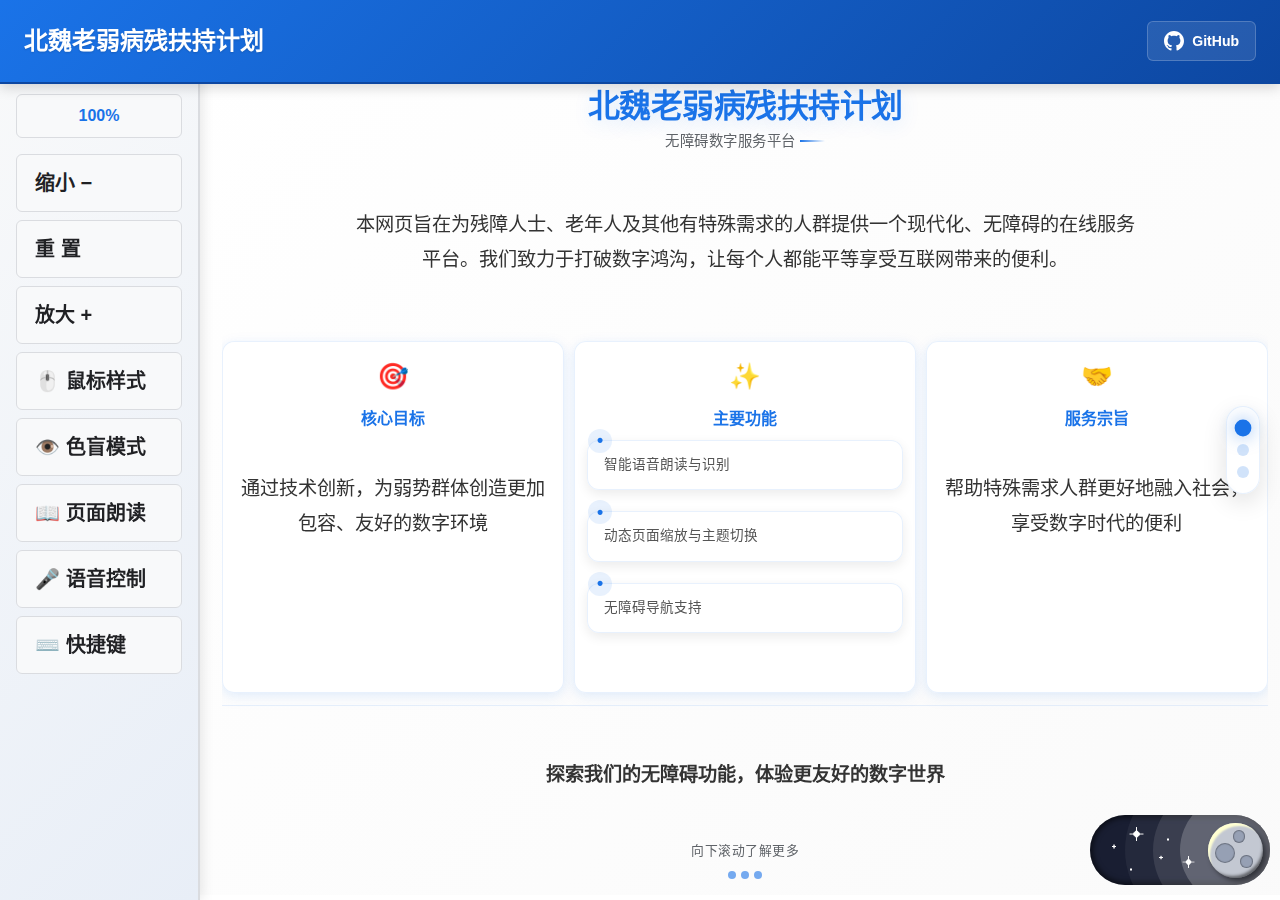
<file: index.html>
<!DOCTYPE html>
<html lang="zh-CN">

<head>
    <meta charset="UTF-8">
    <meta name="viewport" content="width=device-width, initial-scale=1.0">
    <title>北魏老弱病残扶持计划</title>
    <style>
        /* 低版本浏览器兼容性备用方案 */
        .btn {
            padding: 0.6em 1.2em;
            background-color: #f0f0f0;
            border: 1px solid #b3b3b3;
            border-radius: 4px;
            cursor: pointer;
            font-size: 1.25em;
            color: #000000;
            transition: all 0.2s ease;
            white-space: nowrap;
            display: inline-block;
        }
    </style>
    <link rel="stylesheet" href="project/styles.css">
    <link rel="stylesheet" href="waterfall.css">
    <link rel="stylesheet" href="animations.css">
    <script src="waterfall.js" defer></script>

</head>

<body>
    <!-- 顶部导航栏 -->
    <header id="nav-topbar" class="nav-topbar" role="group" aria-label="网页导航栏">
        <div class="nav-topbar-container">
            <div class="site-branding">
                <h1 class="site-name">北魏老弱病残扶持计划</h1>
            </div>
        </div>
    </header>

    <!-- 左侧功能栏 -->
    <aside id="sidebar" class="sidebar" role="complementary" aria-label="功能控制栏">
        <nav id="navbar" class="sidebar-nav" role="navigation" aria-label="功能菜单"></nav>
    </aside>

    <!-- 日夜切换按钮 -->
    <theme-button value="dark" id="theme-btn" size="3"></theme-button>

    <!-- 瀑布式内容区域 -->
    <main id="waterfall-container" class="waterfall-container" role="main" aria-label="项目介绍内容">
        <section class="waterfall-box box-1" data-box="1" aria-labelledby="box1-title">
            <div class="box-content">
                <!-- 简洁首页布局 -->
                <div class="homepage-intro">
                    <!-- 主标题区域 -->
                    <div class="main-title-section">
                        <img src="img/accessibility-universal.svg" alt="无障碍通用访问图标"
                            class="decorative-image main-image animate-bounceIn" aria-hidden="true">
                        <h1 id="box1-title" class="animate-fadeInDown animate-delay-2">北魏老弱病残扶持计划</h1>
                        <div class="title-subtitle animate-fadeInUp animate-delay-3">
                            <span class="subtitle-text">无障碍数字服务平台</span>
                            <div class="subtitle-line"></div>
                        </div>
                    </div>

                    <!-- 核心介绍区域 -->
                    <div class="core-intro-section">
                        <div class="intro-text">
                            <p class="lead-text">
                                本网页旨在为残障人士、老年人及其他有特殊需求的人群提供一个现代化、无障碍的在线服务平台。我们致力于打破数字鸿沟，让每个人都能平等享受互联网带来的便利。
                            </p>
                        </div>

                        <!-- 核心功能亮点 -->
                        <div class="highlights-section">
                            <div class="highlight-card hover-lift animate-fadeInLeft animate-delay-4">
                                <div class="highlight-icon animate-pulse">🎯</div>
                                <h3 class="highlight-title">核心目标</h3>
                                <p class="highlight-text">通过技术创新，为弱势群体创造更加包容、友好的数字环境</p>
                            </div>

                            <div class="highlight-card hover-lift animate-fadeInUp animate-delay-5">
                                <div class="highlight-icon animate-pulse">✨</div>
                                <h3 class="highlight-title">主要功能</h3>
                                <ul class="highlight-list">
                                    <li>智能语音朗读与识别</li>
                                    <li>动态页面缩放与主题切换</li>
                                    <li>无障碍导航支持</li>
                                </ul>
                            </div>

                            <div class="highlight-card hover-lift animate-fadeInRight animate-delay-6">
                                <div class="highlight-icon animate-pulse">🤝</div>
                                <h3 class="highlight-title">服务宗旨</h3>
                                <p class="highlight-text">帮助特殊需求人群更好地融入社会，享受数字时代的便利</p>
                            </div>
                        </div>

                        <!-- 行动号召 -->
                        <div class="cta-section">
                            <p class="cta-text">探索我们的无障碍功能，体验更友好的数字世界</p>
                            <div class="cta-hint">向下滚动了解更多</div>
                            <div class="scroll-indicator">
                                <div class="scroll-dot"></div>
                                <div class="scroll-dot"></div>
                                <div class="scroll-dot"></div>
                            </div>
                        </div>
                    </div>
                </div>
            </div>
        </section>

        <section class="waterfall-box box-2" data-box="2" aria-labelledby="box2-title">
            <div class="box-content">
                <img src="img/accessibility-wheelchair.svg" alt="轮椅无障碍图标" class="decorative-image section-image"
                    aria-hidden="true">
                <h2 id="box2-title">残障人士现状与困难</h2>
                <p>在中国，有超过8500万残障人士，他们面临着诸多挑战：</p>
                <ul>
                    <li><strong>数字鸿沟：</strong>大多数网站缺乏无障碍设计，导致视障、听障人士难以获取信息</li>
                    <li><strong>社会偏见：</strong>残障人士在就业、教育和社会参与方面面临歧视</li>
                    <li><strong>物理障碍：</strong>公共场所的无障碍设施不完善，限制了他们的活动范围</li>
                </ul>
                <p><a href="disability-status.html" class="btn">了解详情</a></p>
            </div>
        </section>

        <section class="waterfall-box box-3" data-box="3" aria-labelledby="box3-title">
            <div class="box-content">
                <img src="img/voice-sound.svg" alt="语音声波图标" class="decorative-image section-image" aria-hidden="true">
                <h2 id="box3-title">本项目功能特色</h2>
                <p>"北魏老弱病残扶持计划"集成了多项创新功能：</p>
                <ul>
                    <li><strong>智能语音朗读：</strong>支持文本转语音，帮助视障用户理解内容</li>
                    <li><strong>动态页面缩放：</strong>可根据用户需求调整页面大小，方便阅读</li>
                    <li><strong>主题切换：</strong>提供日夜模式，适应不同用户的视觉需求</li>
                    <li><strong>无障碍导航：</strong>键盘导航和屏幕阅读器优化</li>
                    <li><strong>个性化鼠标样式：</strong>为运动障碍用户提供更易操作的鼠标指针</li>
                    <li><strong>实时帮助系统：</strong>随时提供使用指导和问题解答</li>
                </ul>
                <p><a href="project-features.html" class="btn">了解详情</a></p>
            </div>
        </section>
    </main>

    <script src="project/script.js"></script>
    <script src="enhanced-animations.js"></script>

    <script>
        document.addEventListener('DOMContentLoaded', function () {
            // 检查是否有返回目标信息
            const returnToBox = sessionStorage.getItem('returnToBox');

            if (returnToBox) {
                // 清除sessionStorage中的信息，避免重复跳转
                sessionStorage.removeItem('returnToBox');

                // 尝试跳转到对应的盒子
                function tryGoToBox() {
                    // 检查waterfallScroll对象是否已定义
                    if (typeof waterfallScroll !== 'undefined' && typeof waterfallScroll.goToBox === 'function') {
                        // 将字符串转换为数字（盒子索引从0开始）
                        const boxIndex = parseInt(returnToBox);
                        console.log('尝试跳转到盒子索引:', boxIndex, '对应盒子:', boxIndex + 1);
                        const success = waterfallScroll.goToBox(boxIndex);
                        if (success) {
                            console.log('成功跳转到盒子索引:', boxIndex);
                        } else {
                            console.warn('跳转到盒子索引失败:', boxIndex);
                        }
                    } else {
                        console.warn('waterfallScroll对象未定义，将在100ms后重试');
                        // 如果waterfallScroll对象未定义，等待100ms后重试
                        setTimeout(tryGoToBox, 100);
                    }
                }

                // 延迟执行，确保waterfall.js已加载
                setTimeout(tryGoToBox, 200);
            }
        });
    </script>
</body>

</html>
</file>
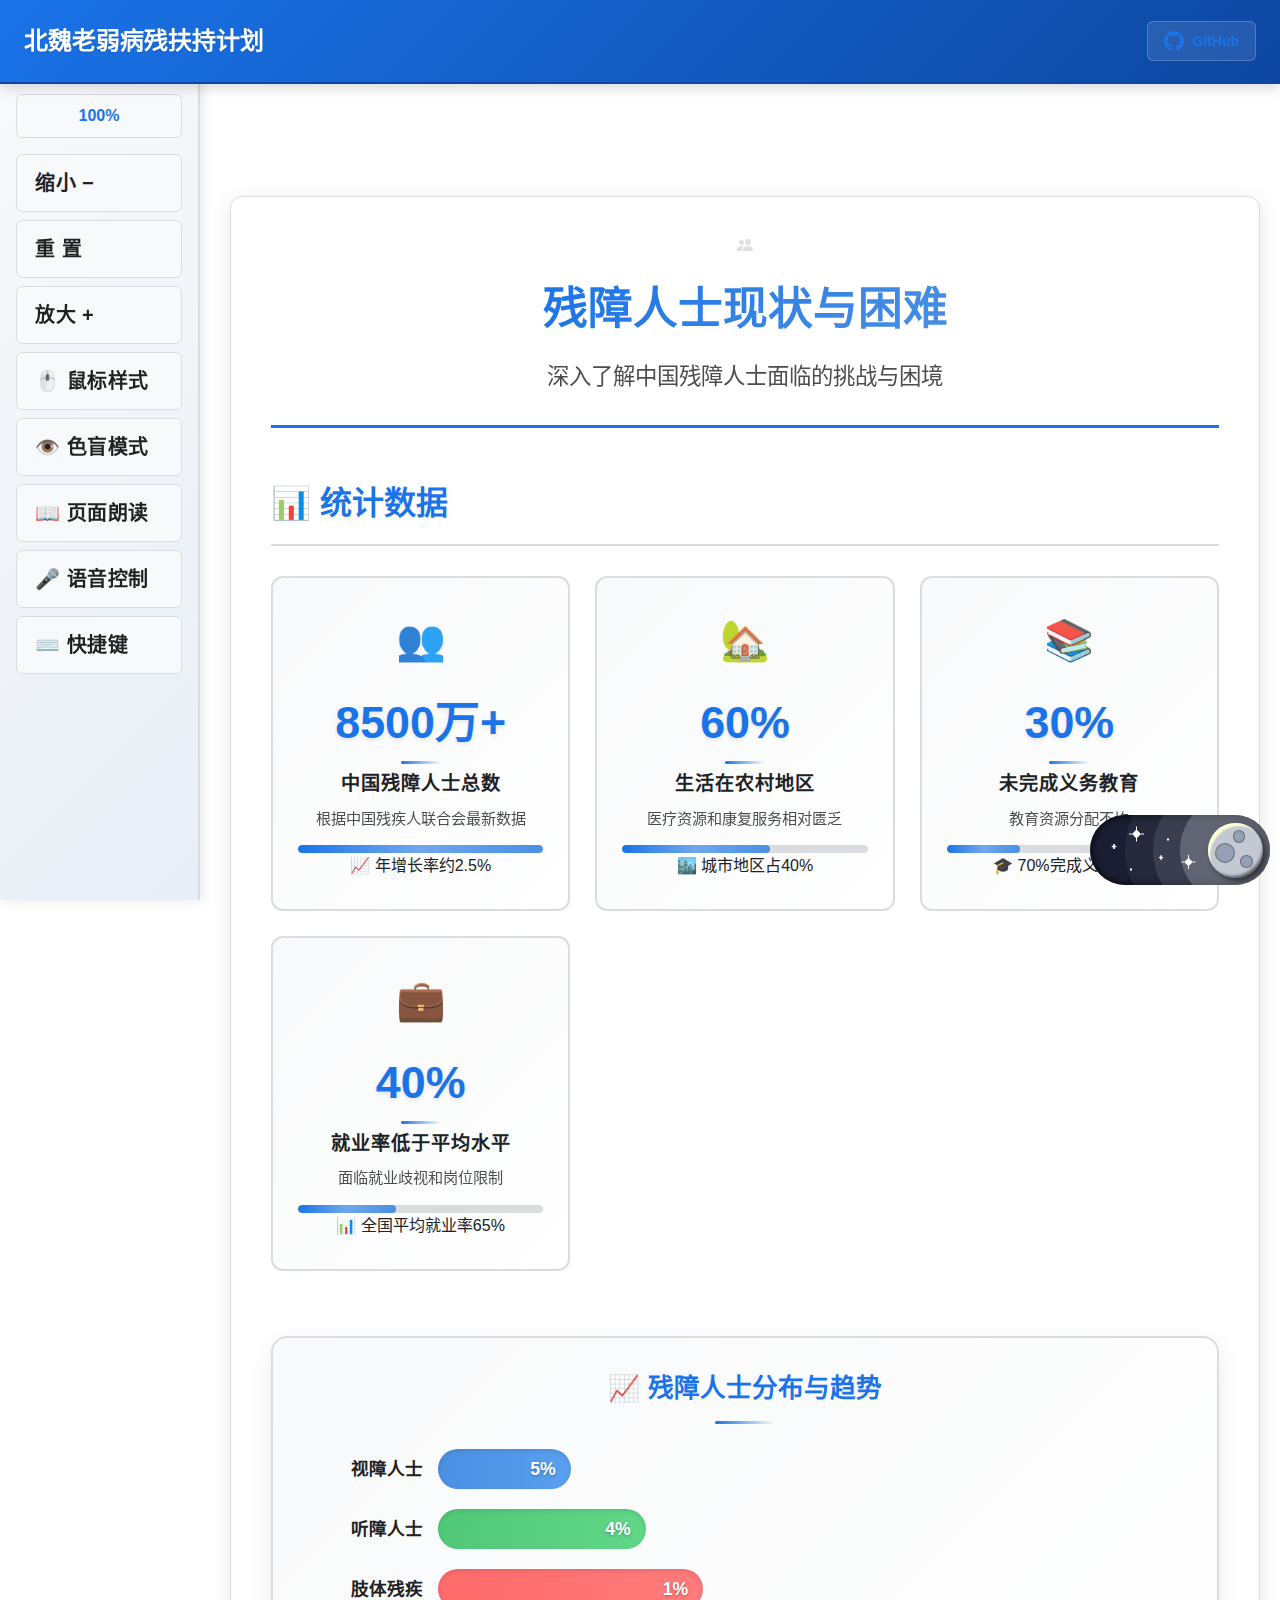
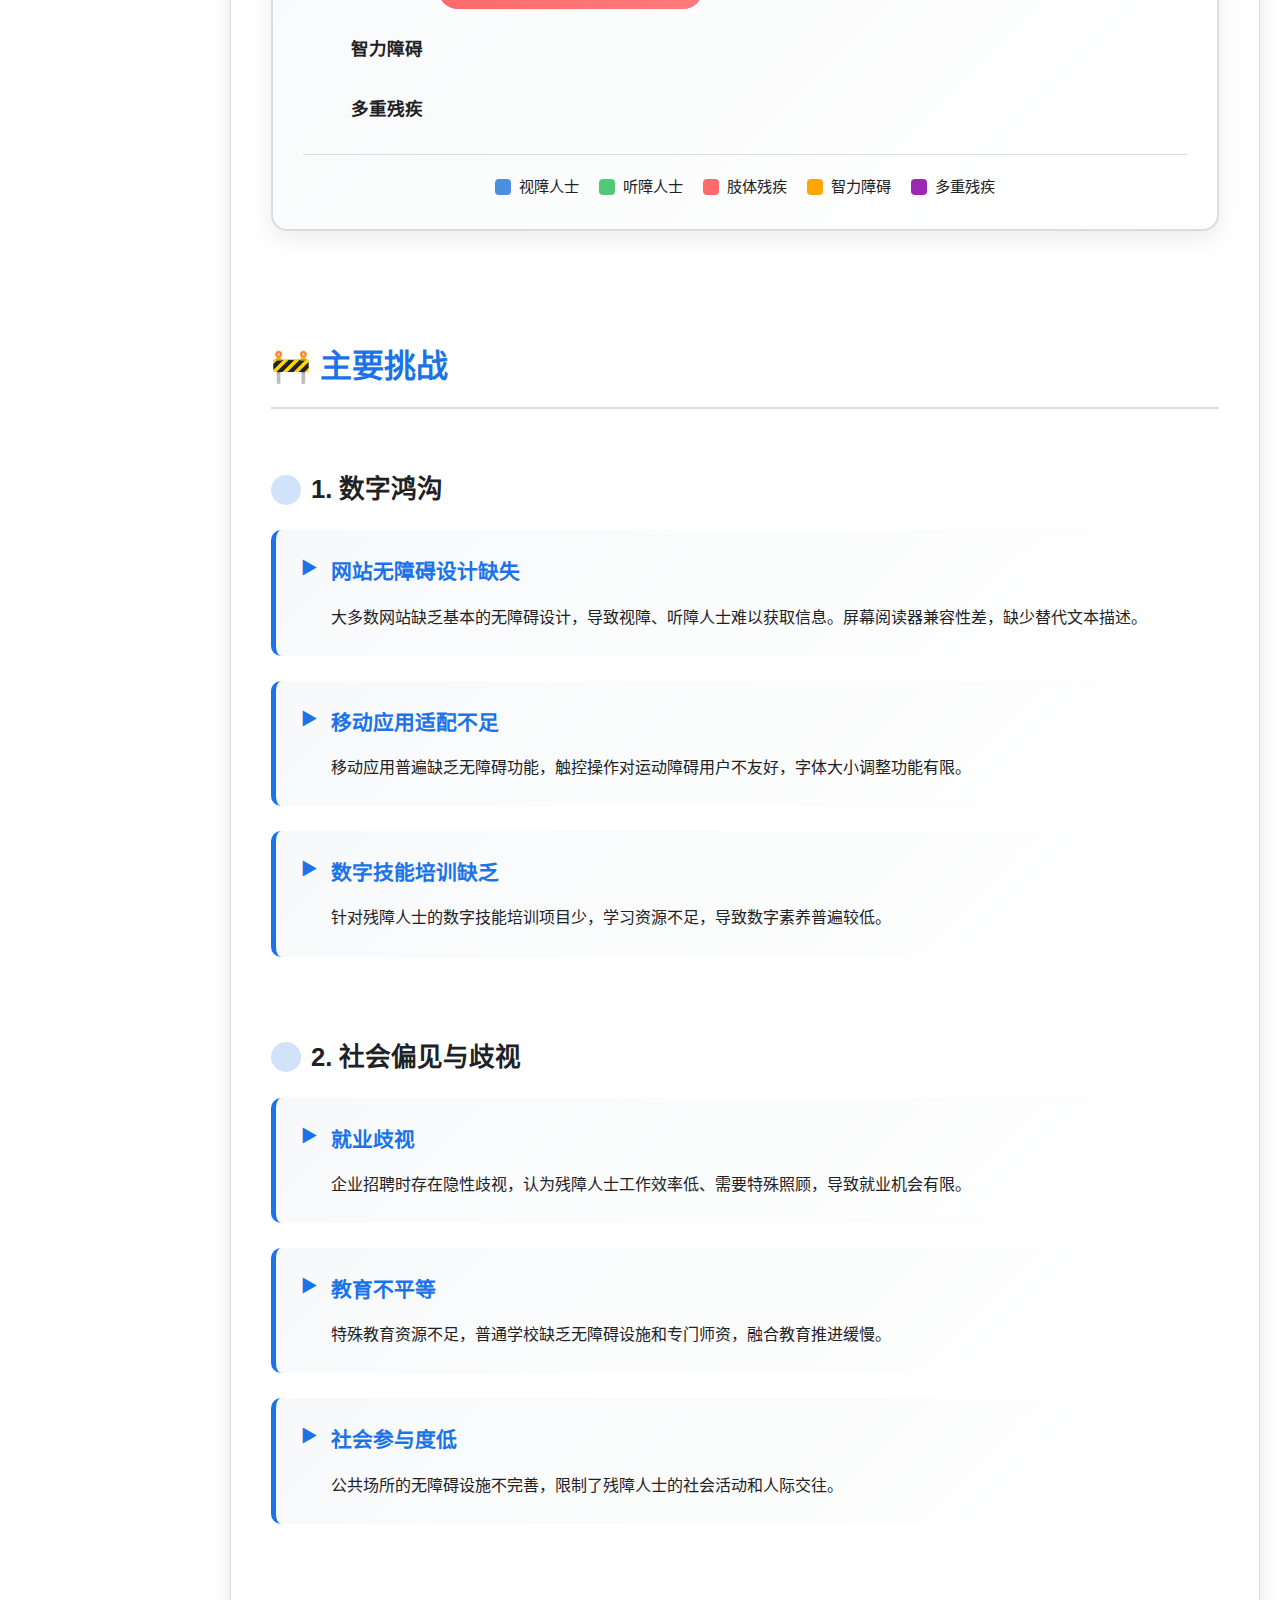
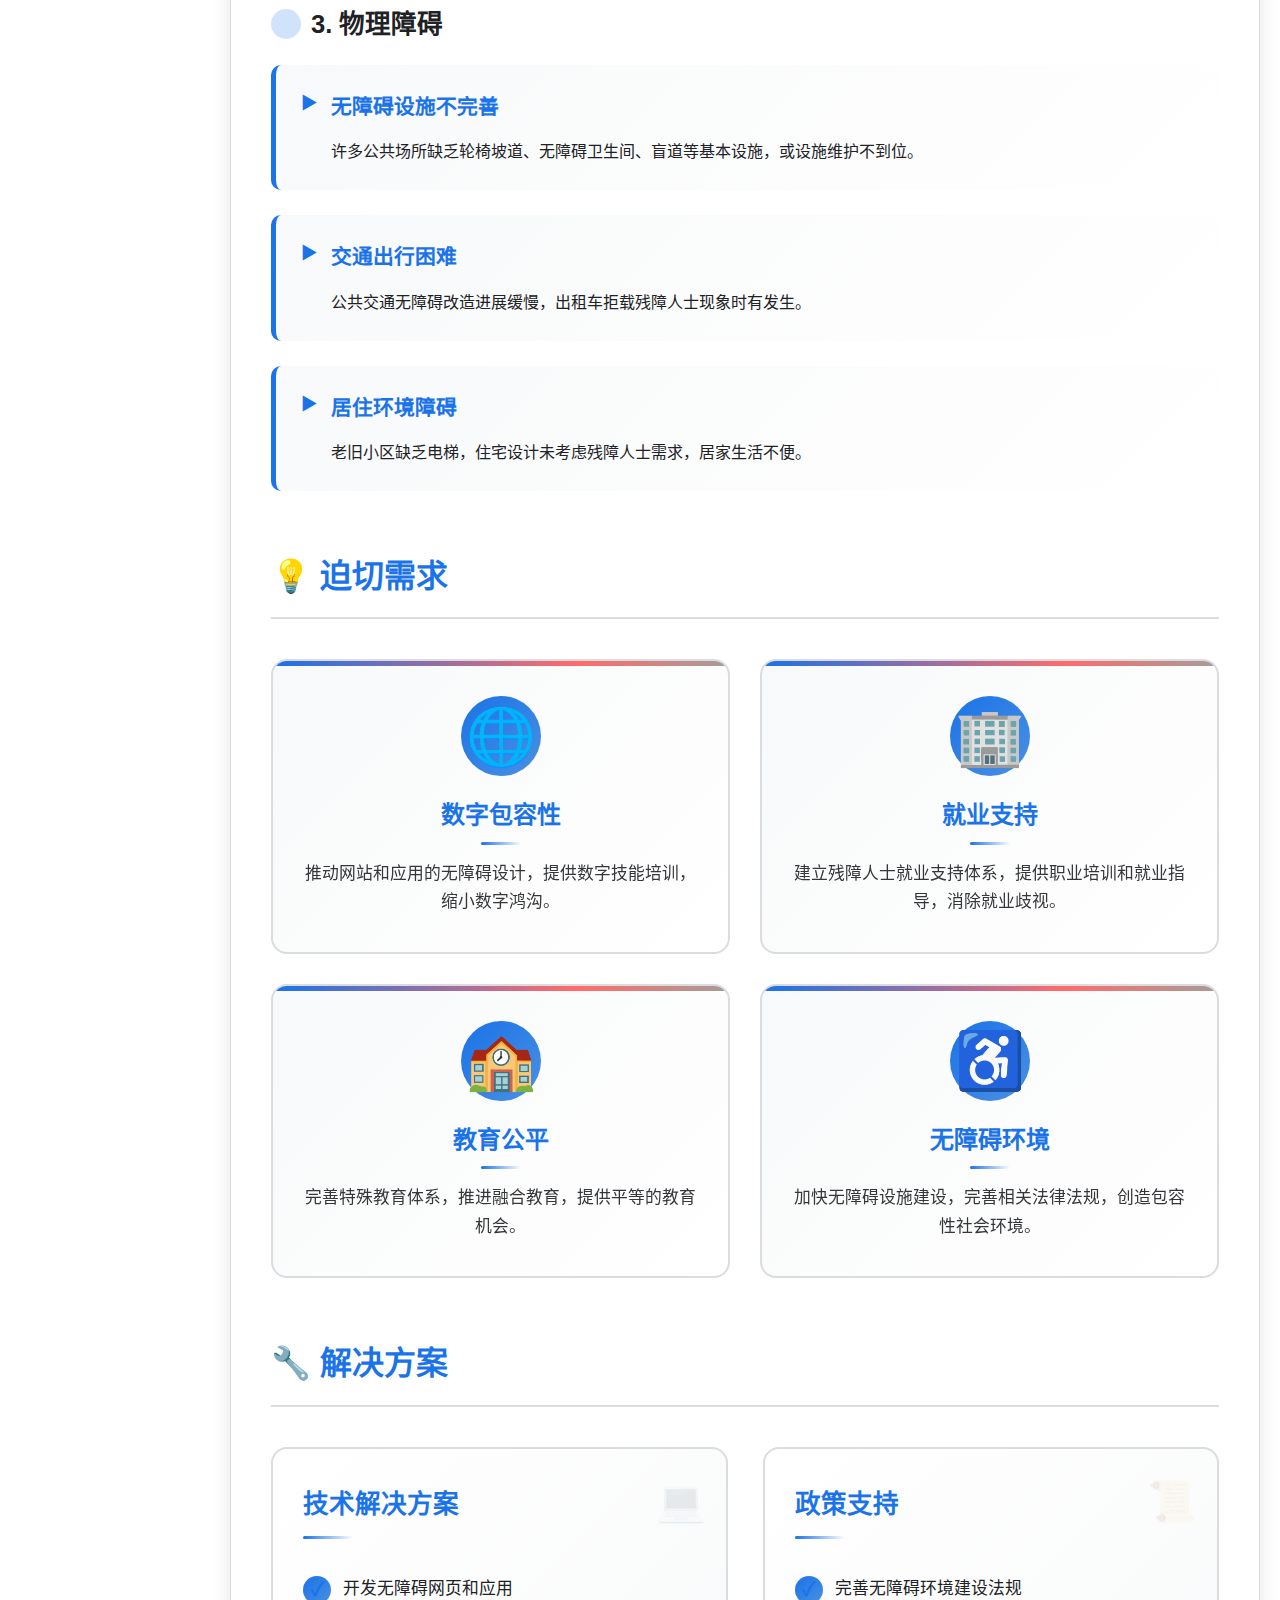
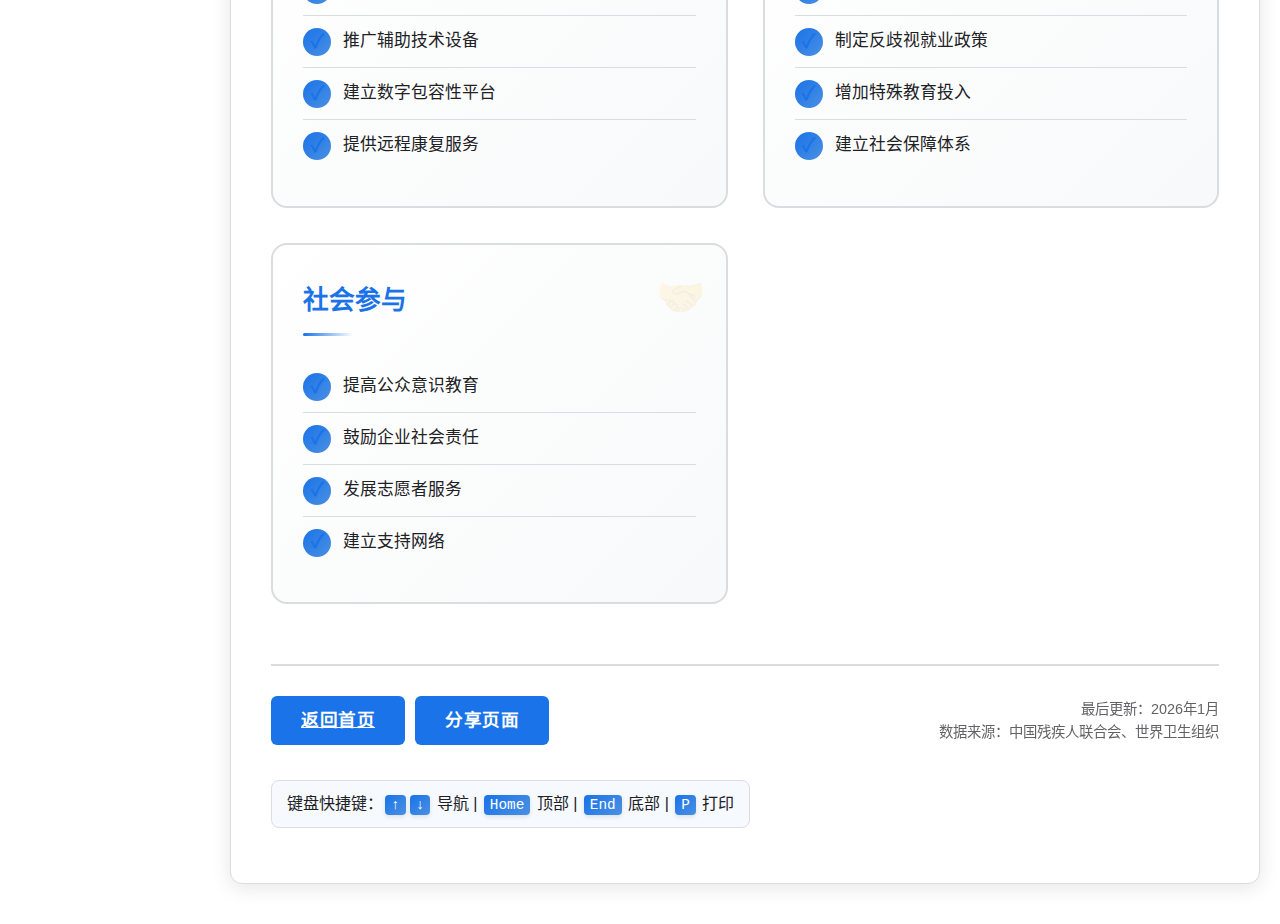
<file: disability-status.html>
<!DOCTYPE html>
<html lang="zh-CN">

<head>
  <meta charset="UTF-8">
  <meta name="viewport" content="width=device-width, initial-scale=1.0">
  <title>残障人士现状与困难 - 北魏老弱病残扶持计划</title>
  <style>
    /* 低版本浏览器兼容性备用方案 */
    .btn {
      padding: 0.6em 1.2em;
      background-color: #f0f0f0;
      border: 1px solid #b3b3b3;
      border-radius: 4px;
      cursor: pointer;
      font-size: 1.25em;
      color: #000000;
      transition: all 0.2s ease;
      white-space: nowrap;
      display: inline-block;
    }
  </style>
  <link rel="stylesheet" href="project/styles.css">
  <link rel="stylesheet" href="animations.css">
  <link rel="stylesheet" href="micro-interactions.css">
</head>

<body>
  <!-- 顶部导航栏 -->
  <header id="nav-topbar" class="nav-topbar" role="group" aria-label="网页导航栏">
    <div class="nav-topbar-container">
      <div class="site-branding">
        <h1 class="site-name">北魏老弱病残扶持计划</h1>
      </div>
    </div>
  </header>

  <!-- 左侧功能栏 -->
  <aside id="sidebar" class="sidebar" role="complementary" aria-label="功能控制栏">
    <nav id="navbar" class="sidebar-nav" role="navigation" aria-label="功能菜单"></nav>
  </aside>

  <!-- 日夜切换按钮 -->
  <theme-button value="dark" id="theme-btn" size="3"></theme-button>

  <!-- 主页面内容 -->
  <main id="main-content" class="content-container" role="main" aria-label="残障人士现状与困难详情">
    <div class="content-wrapper">
      <article class="content-article">
        <header class="article-header">
          <img src="img/community-support.svg" alt="社区支持装饰图" class="decorative-image header-image animate-bounceIn"
            aria-hidden="true">
          <h1 class="article-title animate-fadeInDown animate-delay-2">残障人士现状与困难</h1>
          <p class="article-subtitle animate-fadeInUp animate-delay-3">深入了解中国残障人士面临的挑战与困境</p>
        </header>

        <section class="article-section" aria-labelledby="statistics-title">
          <h2 id="statistics-title">📊 统计数据</h2>
          <div class="stats-grid">
            <div class="stat-card hover-lift animate-fadeInUp animate-delay-1">
              <div class="stat-icon">👥</div>
              <div class="stat-number">8500万+</div>
              <div class="stat-label">中国残障人士总数</div>
              <div class="stat-desc">根据中国残疾人联合会最新数据</div>
              <div class="stat-progress">
                <div class="progress-bar" style="width: 100%"></div>
              </div>
              <div class="stat-trend">📈 年增长率约2.5%</div>
            </div>
            <div class="stat-card hover-lift animate-fadeInUp animate-delay-1">
              <div class="stat-icon">🏡</div>
              <div class="stat-number">60%</div>
              <div class="stat-label">生活在农村地区</div>
              <div class="stat-desc">医疗资源和康复服务相对匮乏</div>
              <div class="stat-progress">
                <div class="progress-bar" style="width: 60%"></div>
              </div>
              <div class="stat-trend">🏙️ 城市地区占40%</div>
            </div>
            <div class="stat-card hover-lift animate-fadeInUp animate-delay-1">
              <div class="stat-icon">📚</div>
              <div class="stat-number">30%</div>
              <div class="stat-label">未完成义务教育</div>
              <div class="stat-desc">教育资源分配不均</div>
              <div class="stat-progress">
                <div class="progress-bar" style="width: 30%"></div>
              </div>
              <div class="stat-trend">🎓 70%完成义务教育</div>
            </div>
            <div class="stat-card hover-lift animate-fadeInUp animate-delay-1">
              <div class="stat-icon">💼</div>
              <div class="stat-number">40%</div>
              <div class="stat-label">就业率低于平均水平</div>
              <div class="stat-desc">面临就业歧视和岗位限制</div>
              <div class="stat-progress">
                <div class="progress-bar" style="width: 40%"></div>
              </div>
              <div class="stat-trend">📊 全国平均就业率65%</div>
            </div>

            <!-- 交互式统计图表 -->
            <div class="stats-chart-container">
              <h3>📈 残障人士分布与趋势</h3>
              <div class="stats-chart">
                <div class="chart-bar">
                  <div class="chart-label">视障人士</div>
                  <div class="chart-bar-inner" style="width: 15%">
                    <span class="chart-value">15%</span>
                  </div>
                </div>
                <div class="chart-bar">
                  <div class="chart-label">听障人士</div>
                  <div class="chart-bar-inner" style="width: 23.5%">
                    <span class="chart-value">23.5%</span>
                  </div>
                </div>
                <div class="chart-bar">
                  <div class="chart-label">肢体残疾</div>
                  <div class="chart-bar-inner" style="width: 30%">
                    <span class="chart-value">30%</span>
                  </div>
                </div>
                <div class="chart-bar">
                  <div class="chart-label">智力障碍</div>
                  <div class="chart-bar-inner" style="width: 6%">
                    <span class="chart-value">6%</span>
                  </div>
                </div>
                <div class="chart-bar">
                  <div class="chart-label">多重残疾</div>
                  <div class="chart-bar-inner" style="width: 16.3%">
                    <span class="chart-value">16.3%</span>
                  </div>
                </div>
              </div>
              <div class="chart-legend">
                <div class="legend-item"><span class="legend-color" style="background-color: #4a90e2"></span>视障人士</div>
                <div class="legend-item"><span class="legend-color" style="background-color: #50c878"></span>听障人士</div>
                <div class="legend-item"><span class="legend-color" style="background-color: #ff6b6b"></span>肢体残疾</div>
                <div class="legend-item"><span class="legend-color" style="background-color: #ffa500"></span>智力障碍</div>
                <div class="legend-item"><span class="legend-color" style="background-color: #9c27b0"></span>多重残疾</div>
              </div>
            </div>
          </div>
        </section>

        <section class="article-section" aria-labelledby="challenges-title">
          <h2 id="challenges-title">🚧 主要挑战</h2>

          <div class="challenge-category">
            <h3>1. 数字鸿沟</h3>
            <div class="challenge-list">
              <div class="challenge-item">
                <h4>网站无障碍设计缺失</h4>
                <p>大多数网站缺乏基本的无障碍设计，导致视障、听障人士难以获取信息。屏幕阅读器兼容性差，缺少替代文本描述。</p>
              </div>
              <div class="challenge-item">
                <h4>移动应用适配不足</h4>
                <p>移动应用普遍缺乏无障碍功能，触控操作对运动障碍用户不友好，字体大小调整功能有限。</p>
              </div>
              <div class="challenge-item">
                <h4>数字技能培训缺乏</h4>
                <p>针对残障人士的数字技能培训项目少，学习资源不足，导致数字素养普遍较低。</p>
              </div>
            </div>
          </div>

          <div class="challenge-category">
            <h3>2. 社会偏见与歧视</h3>
            <div class="challenge-list">
              <div class="challenge-item">
                <h4>就业歧视</h4>
                <p>企业招聘时存在隐性歧视，认为残障人士工作效率低、需要特殊照顾，导致就业机会有限。</p>
              </div>
              <div class="challenge-item">
                <h4>教育不平等</h4>
                <p>特殊教育资源不足，普通学校缺乏无障碍设施和专门师资，融合教育推进缓慢。</p>
              </div>
              <div class="challenge-item">
                <h4>社会参与度低</h4>
                <p>公共场所的无障碍设施不完善，限制了残障人士的社会活动和人际交往。</p>
              </div>
            </div>
          </div>

          <div class="challenge-category">
            <h3>3. 物理障碍</h3>
            <div class="challenge-list">
              <div class="challenge-item">
                <h4>无障碍设施不完善</h4>
                <p>许多公共场所缺乏轮椅坡道、无障碍卫生间、盲道等基本设施，或设施维护不到位。</p>
              </div>
              <div class="challenge-item">
                <h4>交通出行困难</h4>
                <p>公共交通无障碍改造进展缓慢，出租车拒载残障人士现象时有发生。</p>
              </div>
              <div class="challenge-item">
                <h4>居住环境障碍</h4>
                <p>老旧小区缺乏电梯，住宅设计未考虑残障人士需求，居家生活不便。</p>
              </div>
            </div>
          </div>
        </section>

        <section class="article-section" aria-labelledby="needs-title">
          <h2 id="needs-title">💡 迫切需求</h2>
          <div class="needs-list">
            <div class="need-item">
              <div class="need-icon">🌐</div>
              <div class="need-content">
                <h3>数字包容性</h3>
                <p>推动网站和应用的无障碍设计，提供数字技能培训，缩小数字鸿沟。</p>
              </div>
            </div>
            <div class="need-item">
              <div class="need-icon">🏢</div>
              <div class="need-content">
                <h3>就业支持</h3>
                <p>建立残障人士就业支持体系，提供职业培训和就业指导，消除就业歧视。</p>
              </div>
            </div>
            <div class="need-item">
              <div class="need-icon">🏫</div>
              <div class="need-content">
                <h3>教育公平</h3>
                <p>完善特殊教育体系，推进融合教育，提供平等的教育机会。</p>
              </div>
            </div>
            <div class="need-item">
              <div class="need-icon">♿</div>
              <div class="need-content">
                <h3>无障碍环境</h3>
                <p>加快无障碍设施建设，完善相关法律法规，创造包容性社会环境。</p>
              </div>
            </div>
          </div>
        </section>

        <section class="article-section" aria-labelledby="solutions-title">
          <h2 id="solutions-title">🔧 解决方案</h2>
          <div class="solutions-grid">
            <div class="solution-card">
              <h3>技术解决方案</h3>
              <ul>
                <li>开发无障碍网页和应用</li>
                <li>推广辅助技术设备</li>
                <li>建立数字包容性平台</li>
                <li>提供远程康复服务</li>
              </ul>
            </div>
            <div class="solution-card">
              <h3>政策支持</h3>
              <ul>
                <li>完善无障碍环境建设法规</li>
                <li>制定反歧视就业政策</li>
                <li>增加特殊教育投入</li>
                <li>建立社会保障体系</li>
              </ul>
            </div>
            <div class="solution-card">
              <h3>社会参与</h3>
              <ul>
                <li>提高公众意识教育</li>
                <li>鼓励企业社会责任</li>
                <li>发展志愿者服务</li>
                <li>建立支持网络</li>
              </ul>
            </div>
          </div>
        </section>

        <!-- 脚本文件（放在 body 末尾） -->
        <script src="project/script.js"></script>
        <script src="enhanced-animations.js"></script>

        <!-- 页面特定交互脚本 -->
        <script>
          // 页面加载完成后初始化交互功能
          document.addEventListener('DOMContentLoaded', function () {
            // 1. 统计卡片点击动画
            const statCards = document.querySelectorAll('.stat-card');
            statCards.forEach(card => {
              card.addEventListener('click', function () {
                this.classList.toggle('card-expanded');

                // 添加点击动画
                this.style.transform = 'scale(0.95)';
                setTimeout(() => {
                  this.style.transform = '';
                }, 200);

                // 显示/隐藏详细信息
                const details = this.querySelector('.stat-details');
                if (details) {
                  details.style.display = details.style.display === 'block' ? 'none' : 'block';
                }
              });

              // 添加键盘支持
              card.setAttribute('tabindex', '0');
              card.addEventListener('keydown', function (e) {
                if (e.key === 'Enter' || e.key === ' ') {
                  e.preventDefault();
                  this.click();
                }
              });
            });

            // 2. 进度条动画效果
            const progressBars = document.querySelectorAll('.progress-bar');
            progressBars.forEach(bar => {
              const width = bar.style.width;
              bar.style.width = '0%';

              setTimeout(() => {
                bar.style.transition = 'width 1.5s cubic-bezier(0.175, 0.885, 0.32, 1.275)';
                bar.style.width = width;
              }, 300);
            });

            // 3. 图表交互效果 - 优化：根据百分比调整长度，添加动画效果，确保按比例调整大小
            const chartBars = document.querySelectorAll('.chart-bar');
            chartBars.forEach((bar, index) => {
              const innerBar = bar.querySelector('.chart-bar-inner');
              const value = bar.querySelector('.chart-value');

              // 获取百分比值
              const widthText = innerBar.style.width;
              const percentage = parseFloat(widthText);

              // 设置CSS变量，确保图表条按比例调整大小
              innerBar.style.setProperty('--chart-width', widthText);

              // 初始设置为0%
              innerBar.style.width = '0%';
              innerBar.style.transition = 'width 1.5s cubic-bezier(0.175, 0.885, 0.32, 1.275)';

              // 延迟执行动画，创建交错效果
              setTimeout(() => {
                innerBar.style.width = widthText;

                // 百分比数值动画
                if (value) {
                  let current = 0;
                  const target = percentage;
                  const increment = target / 30; // 分30步完成

                  const counter = setInterval(() => {
                    current += increment;
                    if (current >= target) {
                      current = target;
                      clearInterval(counter);
                    }
                    value.textContent = Math.round(current) + '%';
                  }, 50);
                }
              }, 300 + (index * 200)); // 交错延迟

              // 悬停效果
              bar.addEventListener('mouseenter', function () {
                innerBar.style.transition = 'transform 0.3s ease, width 0.3s ease';
                innerBar.style.transform = 'scaleX(1.05)';

                if (value) {
                  value.style.transform = 'translateY(-50%) scale(1.2)';
                  value.style.opacity = '1';
                }
              });

              bar.addEventListener('mouseleave', function () {
                innerBar.style.transform = 'scaleX(1)';

                if (value) {
                  value.style.transform = 'translateY(-50%) scale(1)';
                  value.style.opacity = '1';
                }
              });
            });

            // 4. 挑战项目点击效果
            const challengeItems = document.querySelectorAll('.challenge-item');
            challengeItems.forEach(item => {
              item.addEventListener('click', function () {
                this.classList.toggle('expanded');

                // 添加旋转箭头效果
                const arrow = this.querySelector('h4');
                if (arrow) {
                  const beforeStyle = window.getComputedStyle(arrow, '::before');
                  if (this.classList.contains('expanded')) {
                    arrow.style.setProperty('--arrow-rotation', '90deg');
                  } else {
                    arrow.style.setProperty('--arrow-rotation', '0deg');
                  }
                }
              });

              // 添加键盘支持
              item.setAttribute('tabindex', '0');
              item.addEventListener('keydown', function (e) {
                if (e.key === 'Enter' || e.key === ' ') {
                  e.preventDefault();
                  this.click();
                }
              });
            });

            // 5. 平滑滚动到章节
            const sectionLinks = document.querySelectorAll('a[href^="#"]');
            sectionLinks.forEach(link => {
              link.addEventListener('click', function (e) {
                const targetId = this.getAttribute('href');
                if (targetId.startsWith('#')) {
                  e.preventDefault();
                  const targetElement = document.querySelector(targetId);
                  if (targetElement) {
                    window.scrollTo({
                      top: targetElement.offsetTop - 100,
                      behavior: 'smooth'
                    });
                  }
                }
              });
            });

            // 6. 添加CSS变量用于箭头旋转
            const style = document.createElement('style');
            style.textContent = `
                .challenge-item h4::before {
                    transition: transform 0.3s ease;
                    transform: rotate(var(--arrow-rotation, 0deg));
                }
                
                .stat-card.card-expanded {
                    transform: scale(1.05) !important;
                    z-index: 10;
                    box-shadow: 0 20px 50px rgba(0, 0, 0, 0.2) !important;
                }
                
                .stat-details {
                    display: none;
                    margin-top: 15px;
                    padding-top: 15px;
                    border-top: 1px solid var(--border-color);
                    font-size: 0.9rem;
                    color: var(--text-color);
                    opacity: 0.8;
                }
                
                .challenge-item.expanded {
                    background: linear-gradient(135deg, var(--primary-color) 0%, rgba(74, 144, 226, 0.1) 100%) !important;
                    border-left-width: 8px !important;
                }
            `;
            document.head.appendChild(style);

            // 7. 为统计卡片添加详细信息区域
            statCards.forEach((card, index) => {
              const details = document.createElement('div');
              details.className = 'stat-details';

              const detailsText = [
                '基于2025年中国残疾人联合会最新统计数据，涵盖所有残疾类型。',
                '农村地区残障人士面临医疗资源匮乏、康复服务不足等挑战。',
                '教育资源分配不均，特殊教育学校数量不足，师资力量薄弱。',
                '企业招聘存在隐性歧视，适合残障人士的岗位类型有限。'
              ];

              if (detailsText[index]) {
                details.textContent = detailsText[index];
                card.appendChild(details);
              }
            });

            // 8. 页面加载动画
            const contentWrapper = document.querySelector('.content-wrapper');
            if (contentWrapper) {
              contentWrapper.style.opacity = '0';
              contentWrapper.style.transform = 'translateY(20px)';

              setTimeout(() => {
                contentWrapper.style.transition = 'opacity 0.8s ease, transform 0.8s ease';
                contentWrapper.style.opacity = '1';
                contentWrapper.style.transform = 'translateY(0)';
              }, 300);
            }

            // 9. 分享页面功能
            const shareButton = document.getElementById('share-page');
            if (shareButton) {
              shareButton.addEventListener('click', function () {
                // 检查Web Share API是否可用
                if (navigator.share) {
                  navigator.share({
                    title: '残障人士现状与困难 - 北魏老弱病残扶持计划',
                    text: '深入了解中国残障人士面临的挑战与困境，查看详细统计数据和分析。',
                    url: window.location.href
                  })
                    .then(() => {
                      console.log('分享成功');
                      // 显示成功提示
                      showNotification('页面分享成功！', 'success');
                    })
                    .catch((error) => {
                      console.error('分享失败:', error);
                      // 显示错误提示
                      showNotification('分享失败，请手动复制链接。', 'error');
                      // 备用方案：复制链接到剪贴板
                      copyToClipboard(window.location.href);
                    });
                } else {
                  // Web Share API不可用，使用备用方案
                  copyToClipboard(window.location.href);
                  showNotification('链接已复制到剪贴板！', 'success');
                }
              });

              // 添加键盘支持
              shareButton.setAttribute('tabindex', '0');
              shareButton.addEventListener('keydown', function (e) {
                if (e.key === 'Enter' || e.key === ' ') {
                  e.preventDefault();
                  this.click();
                }
              });
            }

            // 10. 回到顶部按钮功能
            const backToTopButton = document.getElementById('back-to-top');
            if (backToTopButton) {
              // 监听滚动事件，显示/隐藏回到顶部按钮
              window.addEventListener('scroll', function () {
                if (window.scrollY > 300) {
                  backToTopButton.style.display = 'inline-block';
                } else {
                  backToTopButton.style.display = 'none';
                }
              });

              // 点击回到顶部
              backToTopButton.addEventListener('click', function () {
                window.scrollTo({
                  top: 0,
                  behavior: 'smooth'
                });
              });

              // 添加键盘支持
              backToTopButton.setAttribute('tabindex', '0');
              backToTopButton.addEventListener('keydown', function (e) {
                if (e.key === 'Enter' || e.key === ' ') {
                  e.preventDefault();
                  this.click();
                }
              });
            }

            // 辅助函数：显示通知
            function showNotification(message, type = 'info') {
              // 移除现有的通知
              const existingNotification = document.querySelector('.notification');
              if (existingNotification) {
                existingNotification.remove();
              }

              // 创建通知元素
              const notification = document.createElement('div');
              notification.className = `notification notification-${type}`;
              notification.textContent = message;
              notification.style.cssText = `
                position: fixed;
                top: 20px;
                right: 20px;
                padding: 15px 25px;
                background-color: ${type === 'success' ? '#4CAF50' : type === 'error' ? '#f44336' : '#2196F3'};
                color: white;
                border-radius: 8px;
                box-shadow: 0 4px 12px rgba(0, 0, 0, 0.15);
                z-index: 10000;
                font-size: 1rem;
                font-weight: 500;
                animation: slideIn 0.3s ease, fadeOut 0.3s ease 2.7s;
                animation-fill-mode: forwards;
              `;

              // 添加动画样式
              const style = document.createElement('style');
              style.textContent = `
                @keyframes slideIn {
                  from {
                    transform: translateX(100%);
                    opacity: 0;
                  }
                  to {
                    transform: translateX(0);
                    opacity: 1;
                  }
                }
                @keyframes fadeOut {
                  from {
                    opacity: 1;
                  }
                  to {
                    opacity: 0;
                  }
                }
              `;
              document.head.appendChild(style);

              document.body.appendChild(notification);

              // 3秒后自动移除
              setTimeout(() => {
                if (notification.parentNode) {
                  notification.remove();
                }
              }, 3000);
            }

            // 辅助函数：复制到剪贴板
            function copyToClipboard(text) {
              const textarea = document.createElement('textarea');
              textarea.value = text;
              textarea.style.position = 'fixed';
              textarea.style.opacity = '0';
              document.body.appendChild(textarea);
              textarea.select();

              try {
                return document.execCommand('copy');
              } catch (err) {
                console.error('复制失败:', err);
                return false;
              } finally {
                document.body.removeChild(textarea);
              }
            }

            console.log('残障人士现状页面交互功能已初始化');
          });
        </script>

        <footer class="article-footer">
          <div class="back-link">
            <a href="index.html" class="btn" onclick="sessionStorage.setItem('returnToBox', '1');">返回首页</a>
            <button id="back-to-top" class="btn" style="display: none;">回到顶部</button>
            <button id="share-page" class="btn">分享页面</button>
          </div>
          <div class="article-meta">
            <p>最后更新：2026年1月</p>
            <p>数据来源：中国残疾人联合会、世界卫生组织</p>
          </div>
          <div class="keyboard-shortcuts">
            <p>键盘快捷键：<kbd>↑</kbd><kbd>↓</kbd> 导航 | <kbd>Home</kbd> 顶部 | <kbd>End</kbd> 底部 | <kbd>P</kbd> 打印</p>
          </div>
        </footer>
      </article>
    </div>
  </main>

  <style>
    /* 内容容器样式 */
    .content-container {
      padding: 100px 20px 40px;
      max-width: 1200px;
      margin: 0 auto;
      transition: margin-left 0.3s ease;
    }

    .content-wrapper {
      background-color: var(--background-color);
      border-radius: 12px;
      padding: 40px;
      box-shadow: 0 4px 20px rgba(0, 0, 0, 0.1);
      border: 1px solid var(--border-color);
    }

    /* 文章样式 */
    .article-header {
      text-align: center;
      margin-bottom: 50px;
      padding-bottom: 30px;
      border-bottom: 3px solid var(--primary-color);
      position: relative;
      display: flex;
      flex-direction: column;
      align-items: center;
    }

    /* 装饰图片样式 */
    .decorative-image {
      max-width: 150px;
      max-height: 150px;
      width: auto;
      height: auto;
      object-fit: contain;
      opacity: 0.12;
      margin-bottom: 20px;
      filter: drop-shadow(0 4px 12px rgba(26, 115, 232, 0.15));
      transition: opacity 0.3s ease, transform 0.3s ease;
    }

    .decorative-image.header-image {
      max-width: 180px;
      max-height: 180px;
    }

    html.theme-dark .decorative-image {
      opacity: 0.18;
      filter: drop-shadow(0 4px 12px rgba(107, 163, 255, 0.25));
    }

    .article-header:hover .decorative-image {
      opacity: 0.2;
      transform: scale(1.08) rotate(2deg);
    }

    html.theme-dark .article-header:hover .decorative-image {
      opacity: 0.25;
    }

    .article-title {
      font-size: 2.8rem;
      color: var(--primary-color);
      margin-bottom: 15px;
      font-weight: 700;
    }

    .article-subtitle {
      font-size: 1.4rem;
      color: var(--text-color);
      opacity: 0.8;
    }

    /* 章节样式 */
    .article-section {
      margin-bottom: 60px;
    }

    .article-section h2 {
      font-size: 2rem;
      color: var(--primary-color);
      margin-bottom: 30px;
      padding-bottom: 15px;
      border-bottom: 2px solid var(--border-color);
    }

    .article-section h3 {
      font-size: 1.6rem;
      color: var(--text-color);
      margin: 30px 0 20px;
    }

    .article-section h4 {
      font-size: 1.3rem;
      color: var(--primary-color);
      margin: 20px 0 10px;
    }

    /* 统计网格 - 增强版 */
    .stats-grid {
      display: grid;
      grid-template-columns: repeat(auto-fit, minmax(250px, 1fr));
      gap: 25px;
      margin: 30px 0;
    }

    /* 图表容器跨越整个网格宽度 */
    .stats-chart-container {
      grid-column: 1 / -1;
      margin: 40px 0 50px;
      padding: 30px;
      background: linear-gradient(135deg, var(--hover-background) 0%, var(--background-color) 100%);
      border: 2px solid var(--border-color);
      border-radius: 16px;
      box-shadow: 0 8px 25px rgba(0, 0, 0, 0.08);
      transition: all 0.3s ease;
    }

    .stat-card {
      background: linear-gradient(135deg, var(--hover-background) 0%, var(--background-color) 100%);
      border: 2px solid var(--border-color);
      border-radius: 12px;
      padding: 30px 25px;
      text-align: center;
      transition: all 0.4s cubic-bezier(0.175, 0.885, 0.32, 1.275);
      position: relative;
      overflow: hidden;
    }

    .stat-card::before {
      content: '';
      position: absolute;
      top: 0;
      left: -100%;
      width: 100%;
      height: 100%;
      background: linear-gradient(90deg, transparent, rgba(255, 255, 255, 0.1), transparent);
      transition: left 0.6s ease;
    }

    .stat-card:hover {
      transform: translateY(-8px) scale(1.02);
      box-shadow: 0 15px 35px rgba(0, 0, 0, 0.15);
      border-color: var(--primary-color);
    }

    .stat-card:hover::before {
      left: 100%;
    }

    .stat-icon {
      font-size: 2.5rem;
      margin-bottom: 15px;
      opacity: 0.9;
      display: block;
    }

    .stat-number {
      font-size: 2.8rem;
      font-weight: 800;
      color: var(--primary-color);
      margin-bottom: 10px;
      text-shadow: 0 2px 4px rgba(0, 0, 0, 0.1);
      position: relative;
      display: inline-block;
    }

    .stat-number::after {
      content: '';
      position: absolute;
      bottom: -5px;
      left: 50%;
      transform: translateX(-50%);
      width: 40px;
      height: 3px;
      background: linear-gradient(90deg, var(--primary-color), transparent);
      border-radius: 2px;
    }

    .stat-label {
      font-size: 1.2rem;
      font-weight: 700;
      color: var(--text-color);
      margin-bottom: 8px;
      letter-spacing: 1px;
    }

    .stat-desc {
      font-size: 0.95rem;
      color: var(--text-color);
      opacity: 0.8;
      line-height: 1.5;
    }

    /* 挑战类别 - 增强版 */
    .challenge-category {
      margin-bottom: 50px;
      position: relative;
    }

    .challenge-category h3 {
      position: relative;
      display: inline-block;
      padding-left: 40px;
    }

    .challenge-category h3::before {
      content: '';
      position: absolute;
      left: 0;
      top: 50%;
      transform: translateY(-50%);
      width: 30px;
      height: 30px;
      background-color: var(--primary-color);
      border-radius: 50%;
      opacity: 0.2;
    }

    .challenge-list {
      display: grid;
      gap: 25px;
    }

    .challenge-item {
      background: linear-gradient(135deg, var(--hover-background) 0%, var(--background-color) 100%);
      border-left: 5px solid var(--primary-color);
      padding: 25px;
      border-radius: 10px;
      transition: all 0.3s ease;
      position: relative;
      overflow: hidden;
    }

    .challenge-item::before {
      content: '';
      position: absolute;
      top: 0;
      left: 0;
      width: 5px;
      height: 100%;
      background: linear-gradient(to bottom, var(--primary-color), transparent);
      opacity: 0;
      transition: opacity 0.3s ease;
    }

    .challenge-item:hover {
      transform: translateX(5px);
      box-shadow: 0 10px 25px rgba(0, 0, 0, 0.1);
    }

    .challenge-item:hover::before {
      opacity: 1;
    }

    .challenge-item h4 {
      margin-top: 0;
      margin-bottom: 15px;
      color: var(--primary-color);
      font-size: 1.3rem;
      position: relative;
      padding-left: 30px;
    }

    .challenge-item h4::before {
      content: '▶';
      position: absolute;
      left: 0;
      color: var(--primary-color);
      font-size: 1rem;
      transition: transform 0.3s ease;
    }

    .challenge-item:hover h4::before {
      transform: translateX(5px);
    }

    .challenge-item p {
      color: var(--text-color);
      line-height: 1.7;
      margin: 0;
      padding-left: 30px;
    }

    /* 需求列表 - 增强版 */
    .needs-list {
      display: grid;
      grid-template-columns: repeat(auto-fit, minmax(300px, 1fr));
      gap: 30px;
      margin: 40px 0;
    }

    .need-item {
      display: flex;
      flex-direction: column;
      align-items: center;
      text-align: center;
      padding: 35px 25px;
      background: linear-gradient(135deg, var(--hover-background) 0%, var(--background-color) 100%);
      border-radius: 16px;
      border: 2px solid var(--border-color);
      transition: all 0.4s cubic-bezier(0.175, 0.885, 0.32, 1.275);
      position: relative;
      overflow: hidden;
    }

    .need-item::before {
      content: '';
      position: absolute;
      top: 0;
      left: 0;
      width: 100%;
      height: 5px;
      background: linear-gradient(90deg, var(--primary-color), #ff6b6b, #4ecdc4, var(--primary-color));
      background-size: 200% 100%;
      animation: gradient-shift 3s ease infinite;
    }

    .need-item:hover {
      transform: translateY(-10px) scale(1.03);
      box-shadow: 0 20px 40px rgba(0, 0, 0, 0.15);
      border-color: var(--primary-color);
    }

    .need-icon {
      font-size: 3.5rem;
      margin-bottom: 20px;
      display: flex;
      align-items: center;
      justify-content: center;
      width: 80px;
      height: 80px;
      background: linear-gradient(135deg, var(--primary-color) 0%, #4a90e2 100%);
      border-radius: 50%;
      color: white;
      transition: all 0.4s ease;
      position: relative;
      z-index: 1;
    }

    .need-item:hover .need-icon {
      transform: rotate(15deg) scale(1.1);
      box-shadow: 0 10px 20px rgba(74, 144, 226, 0.3);
    }

    .need-content {
      position: relative;
      z-index: 1;
    }

    .need-content h3 {
      margin-top: 0;
      margin-bottom: 15px;
      color: var(--primary-color);
      font-size: 1.5rem;
      font-weight: 700;
      position: relative;
      display: inline-block;
      padding-bottom: 10px;
    }

    .need-content h3::after {
      content: '';
      position: absolute;
      bottom: 0;
      left: 50%;
      transform: translateX(-50%);
      width: 40px;
      height: 3px;
      background: linear-gradient(90deg, var(--primary-color), transparent);
      border-radius: 2px;
      transition: width 0.3s ease;
    }

    .need-item:hover .need-content h3::after {
      width: 80px;
    }

    .need-content p {
      color: var(--text-color);
      line-height: 1.7;
      font-size: 1.05rem;
      margin: 0;
      opacity: 0.9;
    }

    @keyframes gradient-shift {
      0% {
        background-position: 0 50%;
      }

      50% {
        background-position: 100% 50%;
      }

      100% {
        background-position: 0 50%;
      }
    }

    /* 解决方案网格 - 增强版 */
    .solutions-grid {
      display: grid;
      grid-template-columns: repeat(auto-fit, minmax(320px, 1fr));
      gap: 35px;
      margin: 40px 0;
    }

    .solution-card {
      background: linear-gradient(135deg, var(--background-color) 0%, var(--hover-background) 100%);
      border: 2px solid var(--border-color);
      border-radius: 16px;
      padding: 35px 30px;
      transition: all 0.4s cubic-bezier(0.175, 0.885, 0.32, 1.275);
      position: relative;
      overflow: hidden;
    }

    .solution-card::before {
      content: '';
      position: absolute;
      top: 0;
      left: 0;
      width: 100%;
      height: 100%;
      background: linear-gradient(135deg, rgba(74, 144, 226, 0.05) 0%, transparent 100%);
      opacity: 0;
      transition: opacity 0.4s ease;
    }

    .solution-card:hover {
      transform: translateY(-12px) scale(1.02);
      border-color: var(--primary-color);
      box-shadow: 0 20px 40px rgba(0, 0, 0, 0.15);
    }

    .solution-card:hover::before {
      opacity: 1;
    }

    .solution-card h3 {
      color: var(--primary-color);
      margin-top: 0;
      margin-bottom: 25px;
      font-size: 1.6rem;
      font-weight: 700;
      position: relative;
      display: inline-block;
      padding-bottom: 15px;
    }

    .solution-card h3::after {
      content: '';
      position: absolute;
      bottom: 0;
      left: 0;
      width: 50px;
      height: 3px;
      background: linear-gradient(90deg, var(--primary-color), transparent);
      border-radius: 2px;
      transition: width 0.3s ease;
    }

    .solution-card:hover h3::after {
      width: 100px;
    }

    .solution-card ul {
      list-style-type: none;
      padding-left: 0;
      margin: 0;
    }

    .solution-card li {
      border-bottom: 1px solid var(--border-color);
      position: relative;
      padding: 12px 0 12px 40px;
      transition: all 0.3s ease;
      color: var(--text-color);
      font-size: 1.05rem;
    }

    .solution-card li:last-child {
      border-bottom: none;
    }

    .solution-card li:hover {
      color: var(--primary-color);
      transform: translateX(5px);
    }

    .solution-card li:before {
      content: "✓";
      position: absolute;
      left: 0;
      color: var(--primary-color);
      font-weight: bold;
      font-size: 1.2rem;
      width: 28px;
      height: 28px;
      background: linear-gradient(135deg, var(--primary-color) 0%, #4a90e2 100%);
      border-radius: 50%;
      display: flex;
      align-items: center;
      justify-content: center;
      transition: all 0.3s ease;
    }

    .solution-card li:hover:before {
      transform: scale(1.1) rotate(5deg);
      box-shadow: 0 5px 15px rgba(74, 144, 226, 0.3);
    }

    /* 为每个解决方案卡片添加独特的装饰元素 */
    .solution-card:nth-child(1)::after {
      content: '💻';
      position: absolute;
      top: 20px;
      right: 20px;
      font-size: 2.5rem;
      opacity: 0.1;
      transition: opacity 0.3s ease;
    }

    .solution-card:nth-child(2)::after {
      content: '📜';
      position: absolute;
      top: 20px;
      right: 20px;
      font-size: 2.5rem;
      opacity: 0.1;
      transition: opacity 0.3s ease;
    }

    .solution-card:nth-child(3)::after {
      content: '🤝';
      position: absolute;
      top: 20px;
      right: 20px;
      font-size: 2.5rem;
      opacity: 0.1;
      transition: opacity 0.3s ease;
    }

    .solution-card:hover::after {
      opacity: 0.2;
    }

    /* 交互式统计图表样式 - 优化：确保图表条按比例调整大小 */
    .stats-chart-container {
      margin: 40px 0 50px;
      padding: 30px;
      background: linear-gradient(135deg, var(--hover-background) 0%, var(--background-color) 100%);
      border: 2px solid var(--border-color);
      border-radius: 16px;
      box-shadow: 0 8px 25px rgba(0, 0, 0, 0.08);
      transition: all 0.3s ease;
      width: 100%;
      /* 确保容器宽度为100% */
      box-sizing: border-box;
      /* 包含内边距在宽度计算中 */
    }

    .stats-chart-container:hover {
      transform: translateY(-5px);
      box-shadow: 0 15px 35px rgba(0, 0, 0, 0.12);
      border-color: var(--primary-color);
    }

    .stats-chart-container h3 {
      margin-top: 0;
      margin-bottom: 25px;
      color: var(--primary-color);
      font-size: 1.6rem;
      text-align: center;
      position: relative;
      padding-bottom: 15px;
    }

    .stats-chart-container h3::after {
      content: '';
      position: absolute;
      bottom: 0;
      left: 50%;
      transform: translateX(-50%);
      width: 60px;
      height: 3px;
      background: linear-gradient(90deg, var(--primary-color), transparent);
      border-radius: 2px;
    }

    .stats-chart {
      margin-bottom: 25px;
      width: 100%;
      /* 确保图表宽度为100% */
    }

    .chart-bar {
      display: flex;
      align-items: center;
      margin-bottom: 20px;
      gap: 15px;
      width: 100%;
      /* 确保每个图表条宽度为100% */
    }

    .chart-label {
      width: 120px;
      min-width: 120px;
      /* 固定最小宽度 */
      font-weight: 600;
      color: var(--text-color);
      font-size: 1.1rem;
      text-align: right;
      flex-shrink: 0;
      /* 防止标签缩小 */
    }

    .chart-bar-inner {
      flex: 1;
      height: 40px;
      background: linear-gradient(90deg, #4a90e2, #50c878);
      border-radius: 20px;
      position: relative;
      overflow: hidden;
      transition: all 0.5s cubic-bezier(0.175, 0.885, 0.32, 1.275);
      box-shadow: inset 0 2px 5px rgba(0, 0, 0, 0.1);
      min-width: 0;
      /* 允许flex项目缩小到0 */
    }

    .chart-bar:nth-child(1) .chart-bar-inner {
      background: linear-gradient(90deg, #4a90e2, #5aa0f0);
    }

    .chart-bar:nth-child(2) .chart-bar-inner {
      background: linear-gradient(90deg, #50c878, #60d888);
    }

    .chart-bar:nth-child(3) .chart-bar-inner {
      background: linear-gradient(90deg, #ff6b6b, #ff7b7b);
    }

    .chart-bar:nth-child(4) .chart-bar-inner {
      background: linear-gradient(90deg, #ffa500, #ffb530);
    }

    .chart-bar:nth-child(5) .chart-bar-inner {
      background: linear-gradient(90deg, #9c27b0, #ac37c0);
    }

    .chart-bar:hover .chart-bar-inner {
      transform: scaleX(1.02);
      box-shadow: inset 0 2px 8px rgba(0, 0, 0, 0.15), 0 5px 15px rgba(0, 0, 0, 0.1);
    }

    .chart-value {
      position: absolute;
      right: 15px;
      top: 50%;
      transform: translateY(-50%);
      color: white;
      font-weight: 700;
      font-size: 1.1rem;
      text-shadow: 0 1px 3px rgba(0, 0, 0, 0.3);
      opacity: 1;
      transition: all 0.3s ease;
      pointer-events: none;
      /* 防止点击事件干扰 */
    }

    .chart-bar:hover .chart-value {
      transform: translateY(-50%) scale(1.1);
    }

    /* 确保图表条按比例调整大小的额外CSS */
    .chart-bar-inner[style*="width"] {
      /* 确保内联样式宽度生效 */
      flex: none;
      /* 覆盖flex: 1，使用固定宽度 */
      width: var(--chart-width, 0%);
      /* 使用CSS变量 */
    }

    /* 响应式设计：确保在小屏幕上图表条仍然按比例显示 */
    @media (max-width: 768px) {
      .chart-bar {
        flex-direction: column;
        align-items: flex-start;
        gap: 8px;
      }

      .chart-label {
        width: 100%;
        text-align: left;
        min-width: auto;
      }

      .chart-bar-inner {
        width: 100% !important;
        /* 在小屏幕上使用全宽 */
      }

      .chart-bar-inner[style*="width"] {
        width: var(--chart-width, 0%) !important;
      }
    }

    .chart-legend {
      display: flex;
      justify-content: center;
      flex-wrap: wrap;
      gap: 20px;
      margin-top: 25px;
      padding-top: 20px;
      border-top: 1px solid var(--border-color);
    }

    .legend-item {
      display: flex;
      align-items: center;
      gap: 8px;
      font-size: 0.95rem;
      color: var(--text-color);
    }

    .legend-color {
      width: 16px;
      height: 16px;
      border-radius: 4px;
      display: inline-block;
    }

    /* 进度条样式增强 */
    .stat-progress {
      margin-top: 15px;
      height: 8px;
      background-color: var(--border-color);
      border-radius: 4px;
      overflow: hidden;
      position: relative;
    }

    .progress-bar {
      height: 100%;
      background: linear-gradient(90deg, var(--primary-color), #4a90e2);
      border-radius: 4px;
      position: relative;
      transition: width 1.5s cubic-bezier(0.175, 0.885, 0.32, 1.275);
    }

    .progress-bar::after {
      content: '';
      position: absolute;
      top: 0;
      left: 0;
      width: 100%;
      height: 100%;
      background: linear-gradient(90deg, transparent, rgba(255, 255, 255, 0.3), transparent);
      animation: shimmer 2s infinite;
    }

    @keyframes shimmer {
      0% {
        transform: translateX(-100%);
      }

      100% {
        transform: translateX(100%);
      }
    }

    /* 文章页脚 */
    .article-footer {
      margin-top: 60px;
      padding-top: 30px;
      border-top: 2px solid var(--border-color);
      display: flex;
      justify-content: space-between;
      align-items: center;
      flex-wrap: wrap;
      gap: 20px;
    }

    .back-link {
      display: flex;
      gap: 10px;
      align-items: center;
      flex-wrap: wrap;
    }

    .back-link .btn {
      padding: 12px 30px;
      font-size: 1.1rem;
      background-color: var(--primary-color);
      color: white;
      border: none;
      margin: 0;
    }

    .back-link .btn:hover {
      background-color: #1557b0;
      transform: translateY(-2px);
    }

    .article-meta {
      text-align: right;
      color: var(--text-color);
      opacity: 0.7;
      font-size: 0.9rem;
    }

    /* 响应式设计 */
    @media (max-width: 768px) {
      .content-container {
        padding: 80px 15px 30px;
      }

      .content-wrapper {
        padding: 25px;
      }

      .article-title {
        font-size: 2.2rem;
      }

      .article-subtitle {
        font-size: 1.2rem;
      }

      .stats-grid,
      .needs-list,
      .solutions-grid {
        grid-template-columns: 1fr;
      }

      .article-footer {
        flex-direction: column;
        text-align: center;
      }

      .article-meta {
        text-align: center;
      }
    }

    @media (max-width: 480px) {
      .article-title {
        font-size: 1.8rem;
      }

      .article-section h2 {
        font-size: 1.6rem;
      }

      .stat-card,
      .need-item,
      .solution-card {
        padding: 20px;
      }
    }

    /* 深色模式适配 */
    html.theme-dark .content-wrapper {
      background-color: #1a1a1a;
      border-color: #333;
    }

    html.theme-dark .stat-card,
    html.theme-dark .challenge-item,
    html.theme-dark .need-item,
    html.theme-dark .solution-card {
      background: linear-gradient(135deg, #2a2a2a 0%, #1a1a1a 100%);
      border-color: #444;
    }

    html.theme-dark .stat-card:hover,
    html.theme-dark .need-item:hover,
    html.theme-dark .solution-card:hover {
      border-color: var(--primary-color);
      box-shadow: 0 10px 25px rgba(0, 0, 0, 0.3);
    }

    html.theme-dark .challenge-item {
      background-color: #2a2a2a;
      border-left-color: var(--primary-color);
    }

    html.theme-dark .article-footer {
      border-top-color: #333;
    }

    html.theme-dark .solution-card li {
      border-bottom-color: #444;
    }

    /* 键盘快捷键提示样式 */
    .keyboard-shortcuts {
      background: rgba(74, 144, 226, 0.05);
      padding: 10px 15px;
      border-radius: 8px;
      border: 1px solid var(--border-color);
      margin: 15px 0;
      transition: all 0.3s ease;
    }

    .keyboard-shortcuts:hover {
      background: rgba(74, 144, 226, 0.1);
      border-color: var(--primary-color);
    }

    .keyboard-shortcuts kbd {
      background: linear-gradient(135deg, var(--primary-color) 0%, #4a90e2 100%);
      color: white;
      padding: 2px 6px;
      border-radius: 4px;
      font-family: monospace;
      font-size: 0.9rem;
      margin: 0 2px;
      box-shadow: 0 2px 4px rgba(0, 0, 0, 0.1);
    }

    /* 深色模式适配 */
    html.theme-dark .keyboard-shortcuts {
      background: rgba(74, 144, 226, 0.05);
      border-color: #444;
    }

    html.theme-dark .keyboard-shortcuts:hover {
      background: rgba(74, 144, 226, 0.1);
      border-color: var(--primary-color);
    }
    </style>
</file>
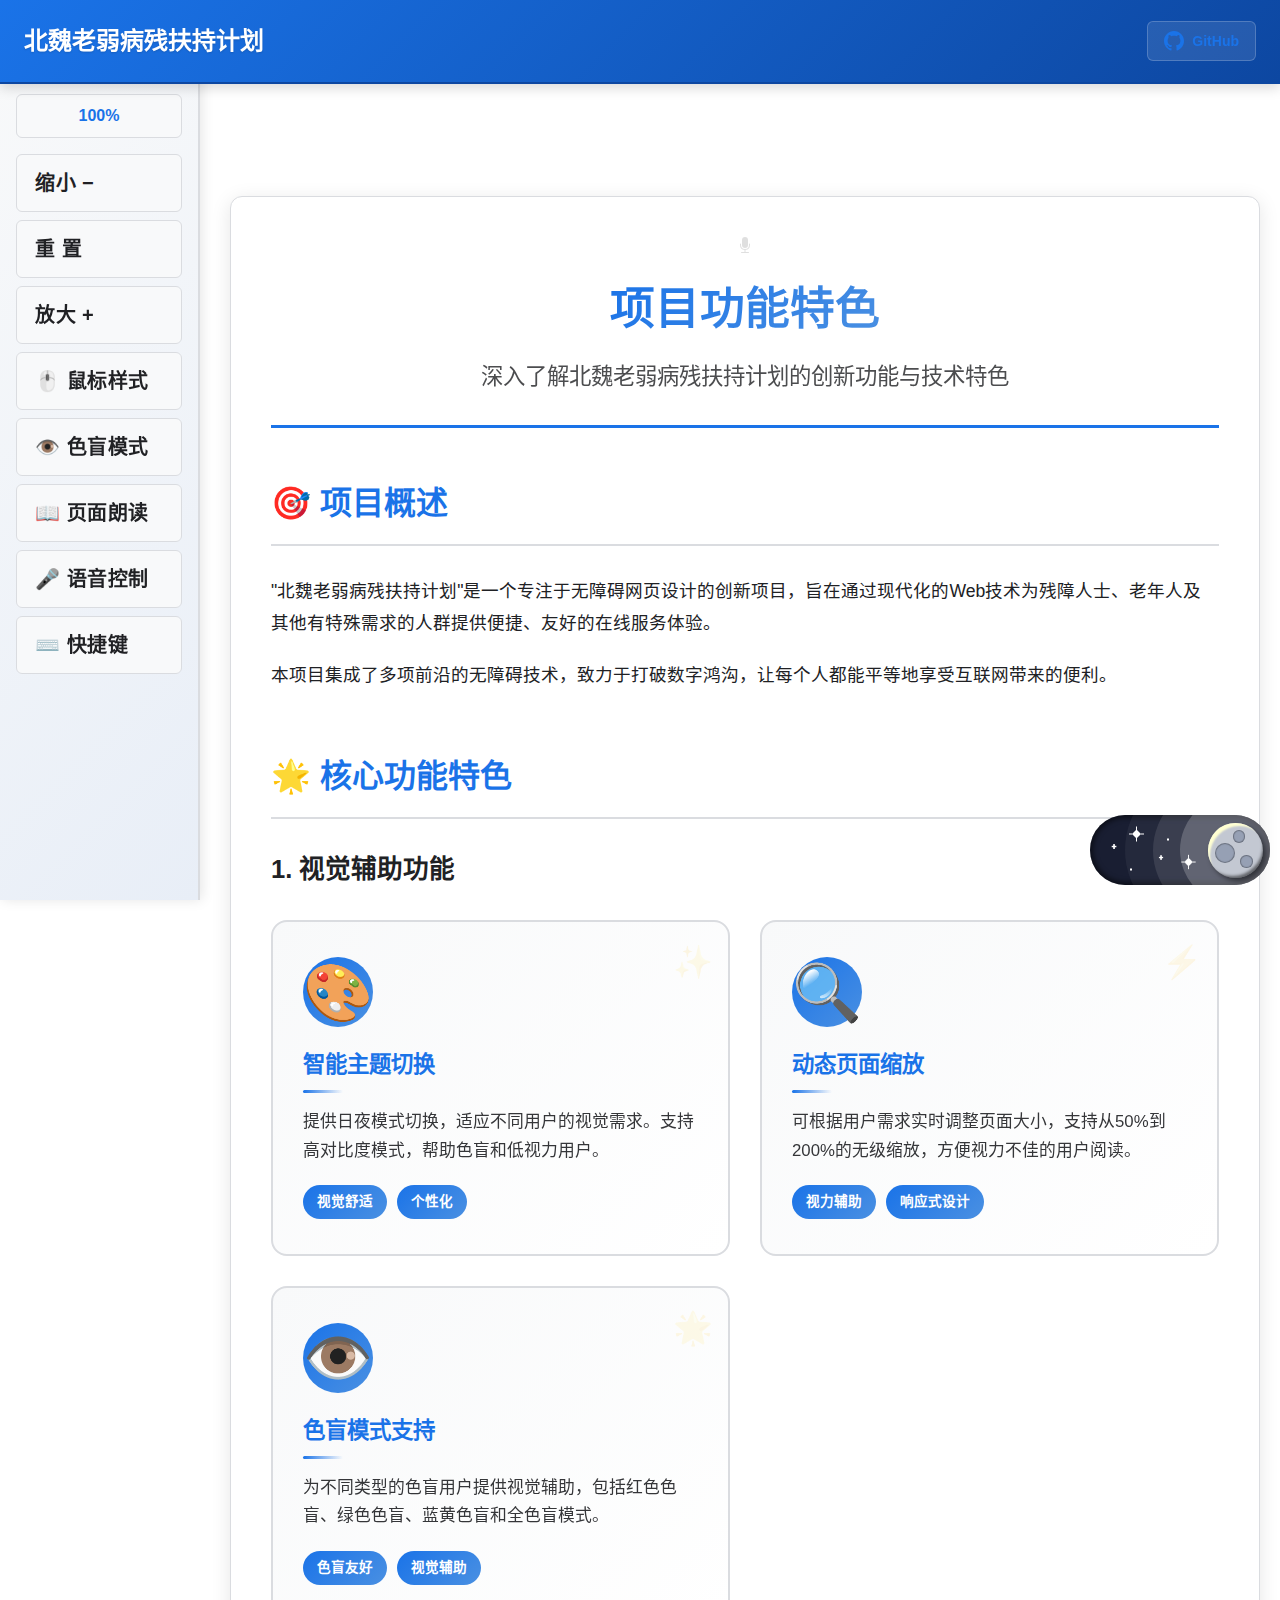
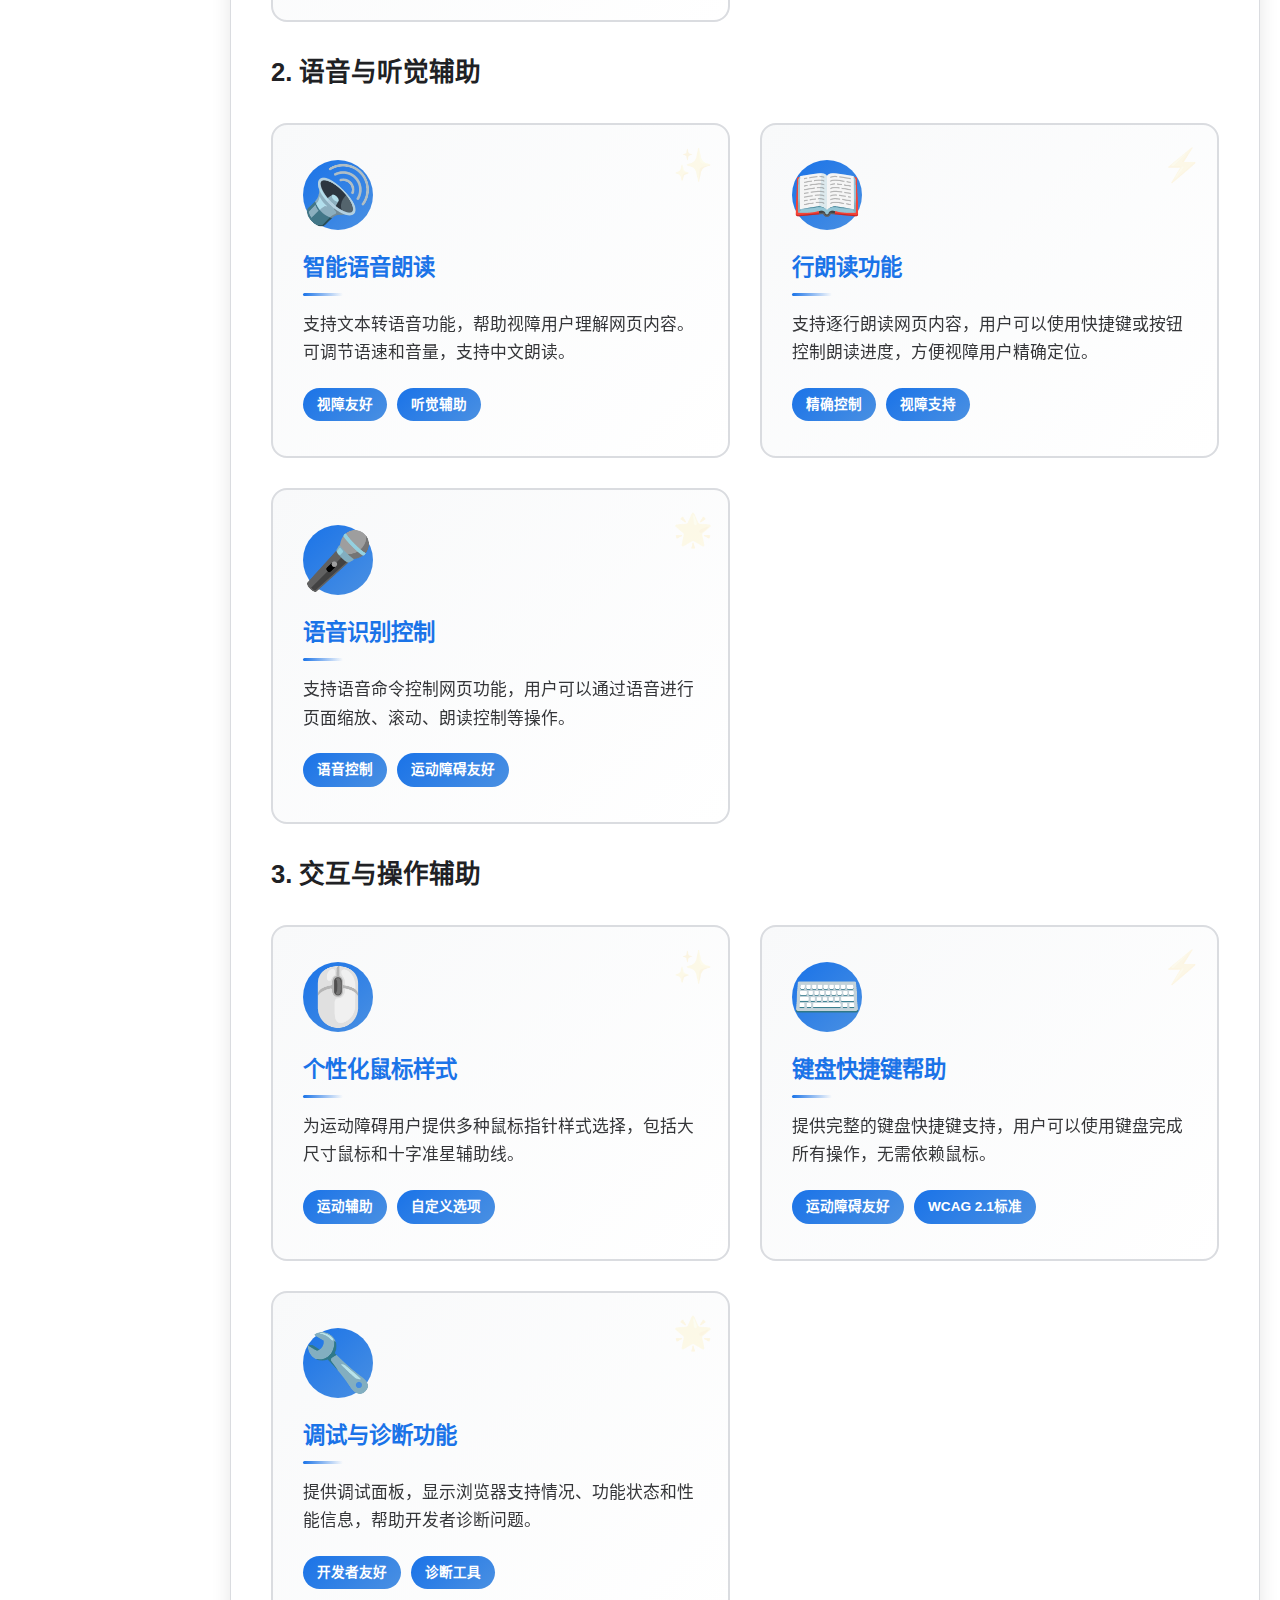
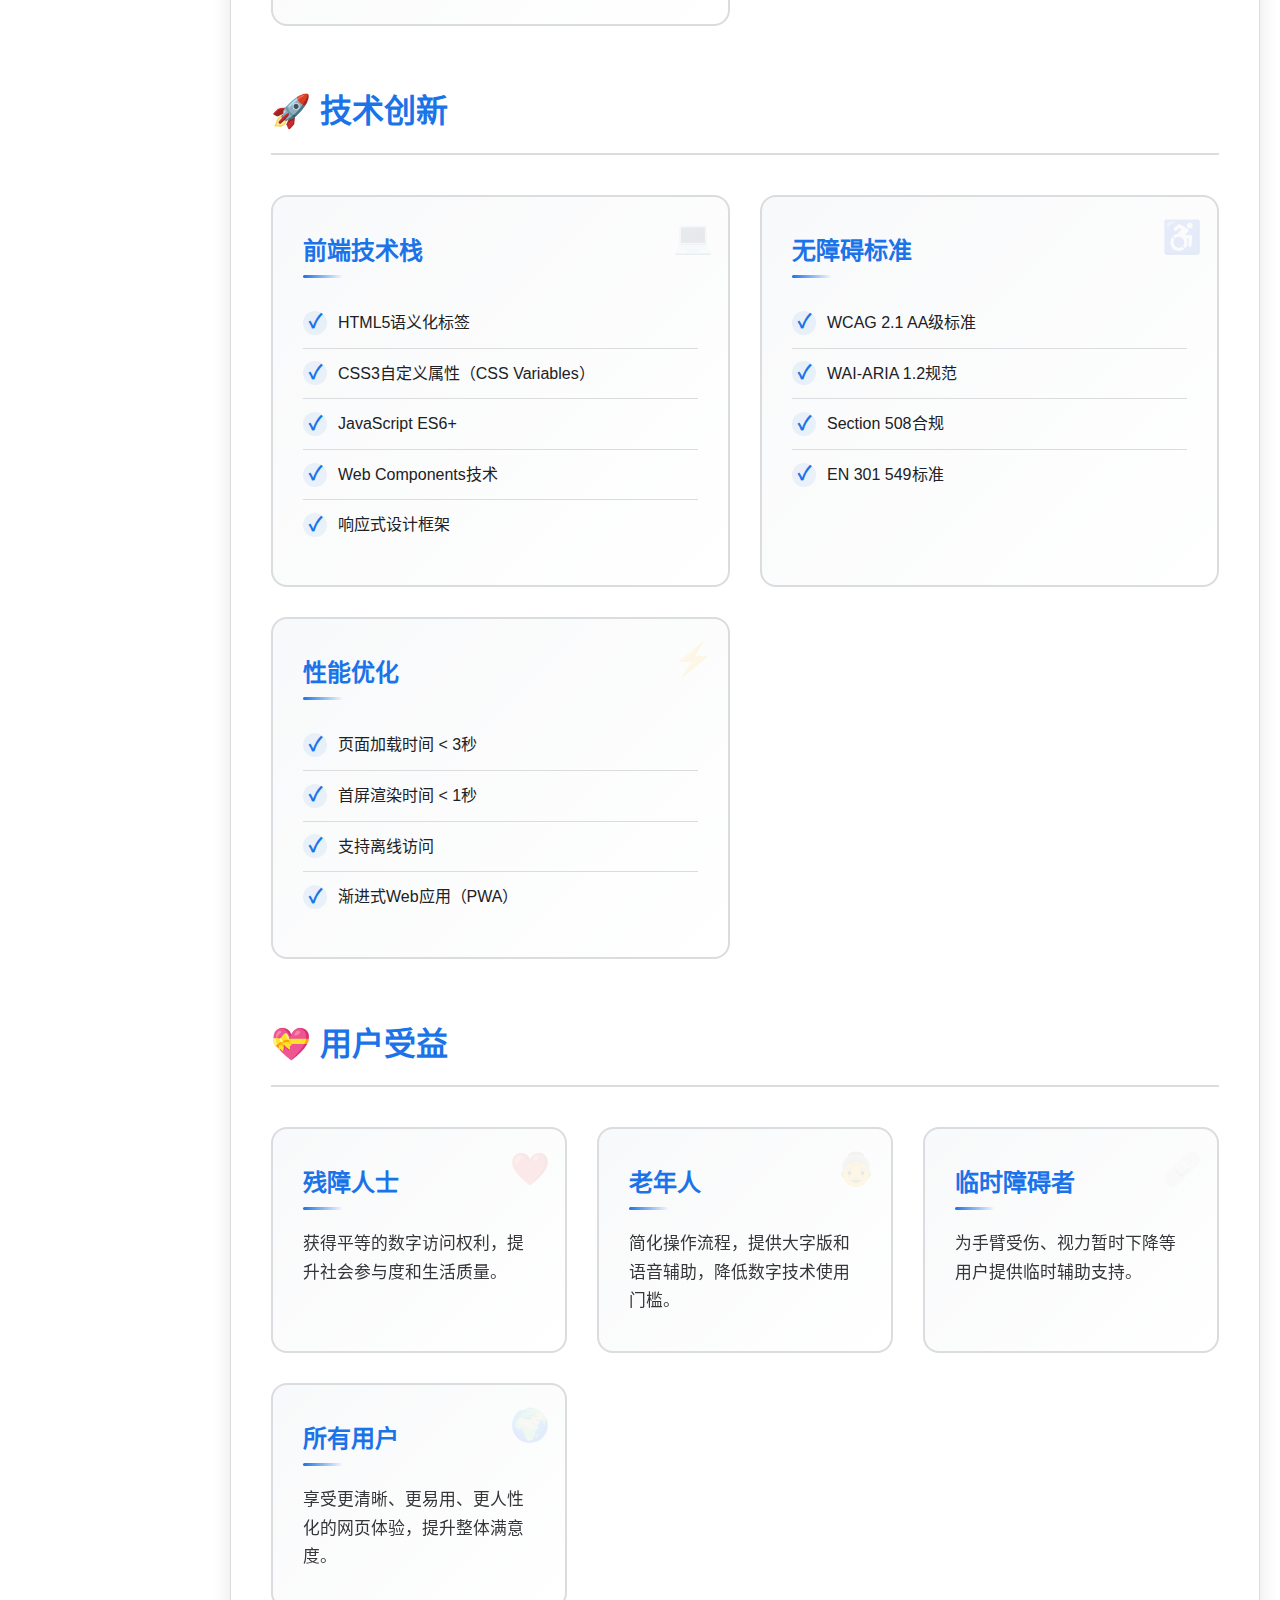
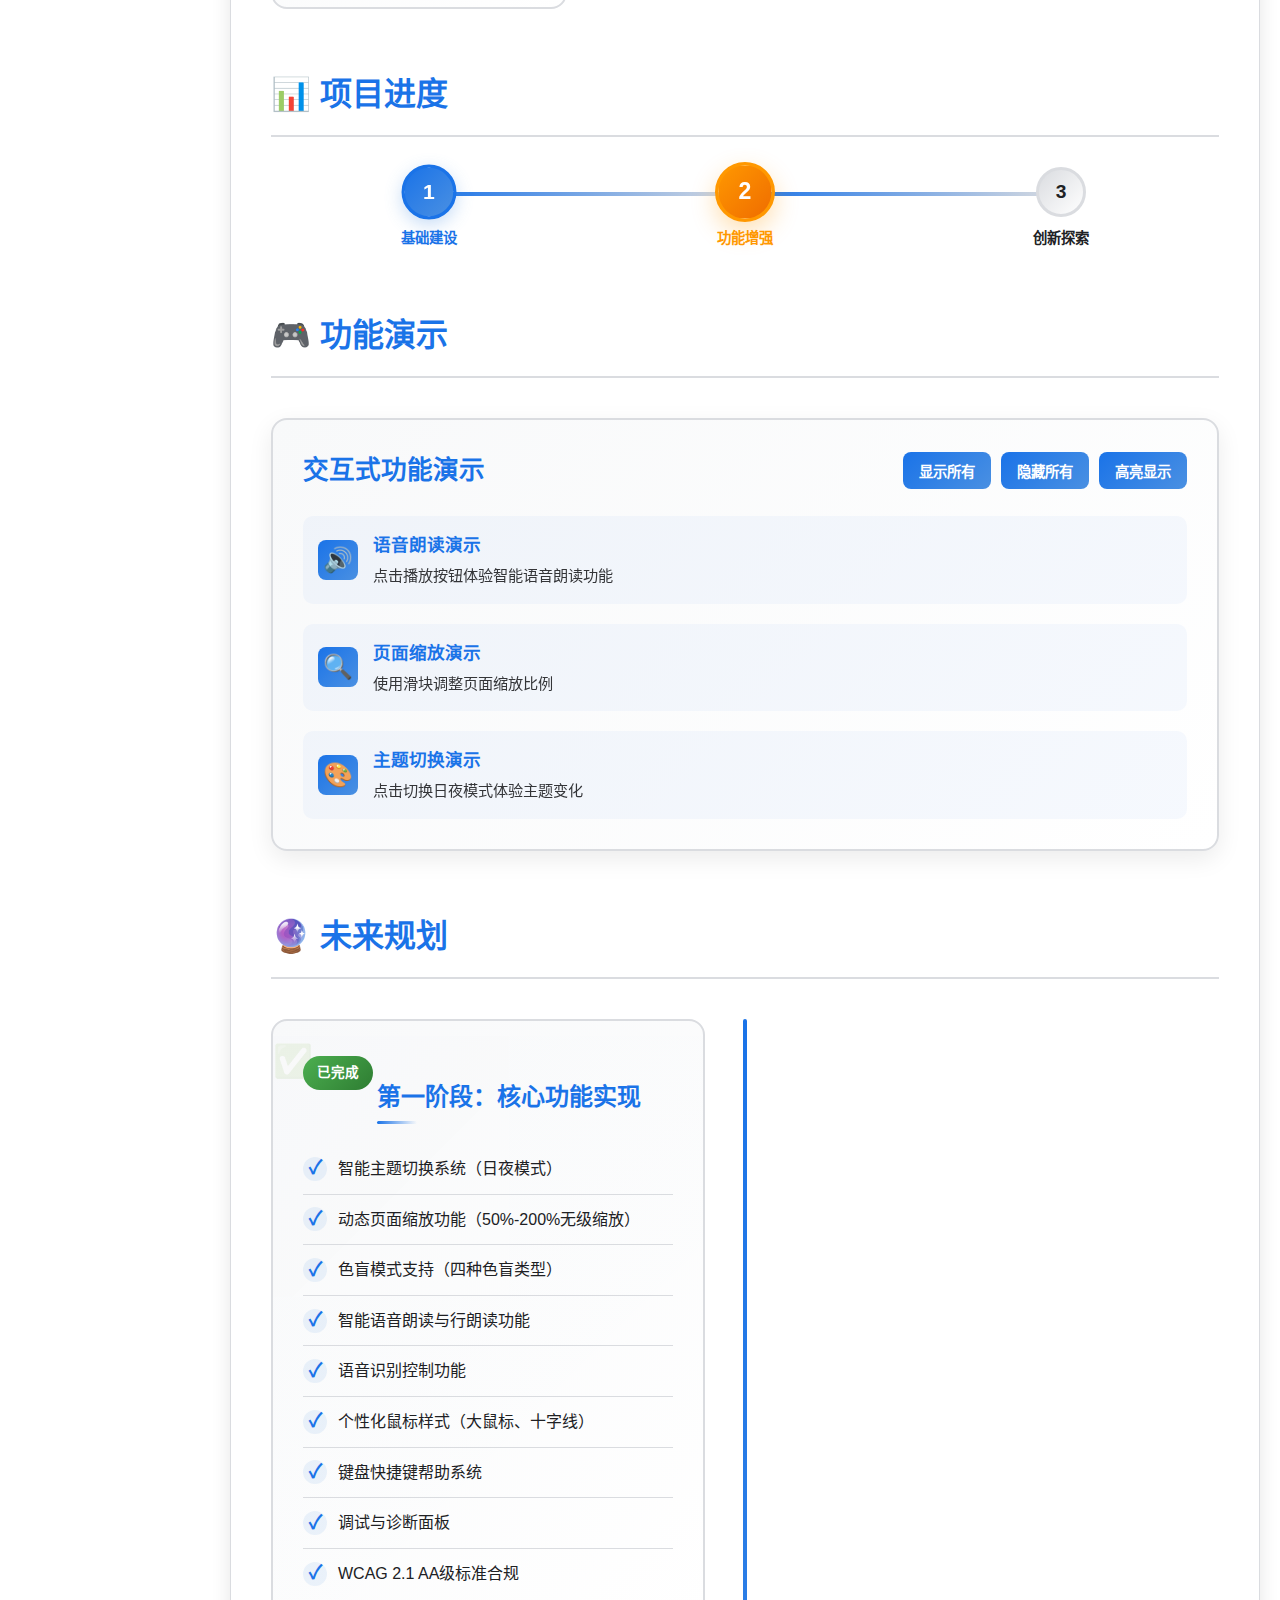
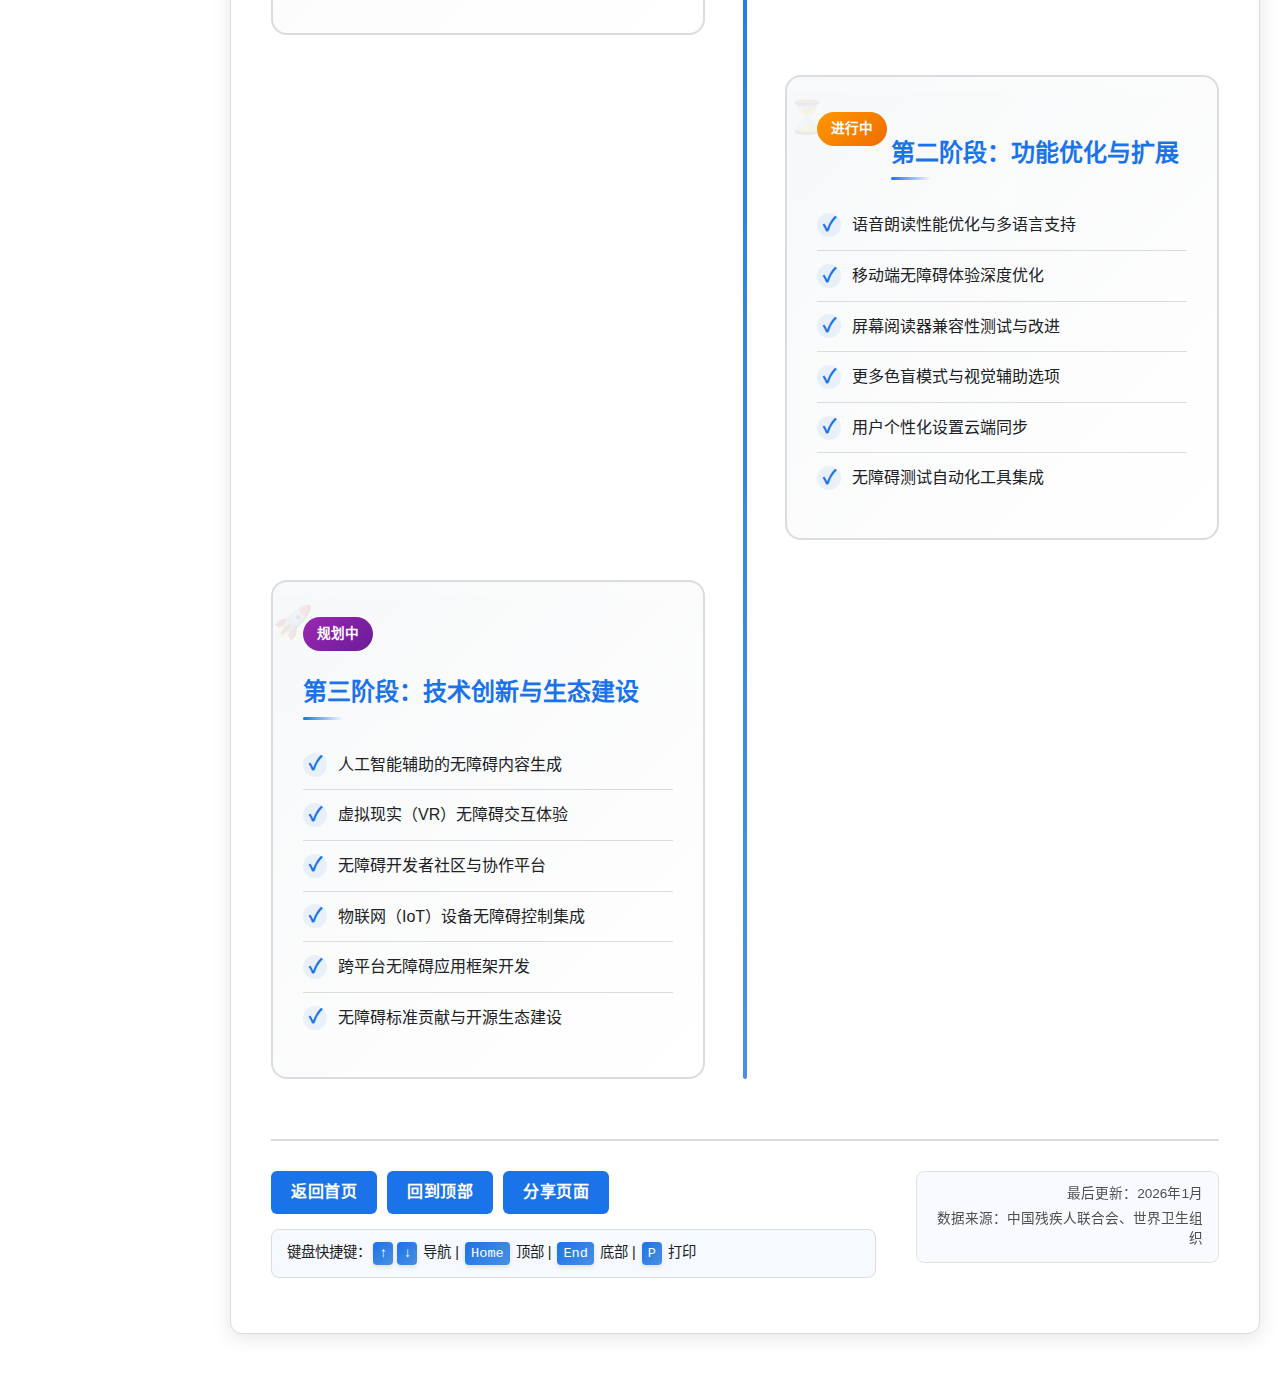
<file: project-features.html>
<!DOCTYPE html>
<html lang="zh-CN">

<head>
  <meta charset="UTF-8">
  <meta name="viewport" content="width=device-width, initial-scale=1.0">
  <title>项目功能特色 - 北魏老弱病残扶持计划</title>
  <style>
    /* 低版本浏览器兼容性备用方案 */
    .btn {
      padding: 0.6em 1.2em;
      background-color: #f0f0f0;
      border: 1px solid #b3b3b3;
      border-radius: 4px;
      cursor: pointer;
      font-size: 1.25em;
      color: #000000;
      transition: all 0.2s ease;
      white-space: nowrap;
      display: inline-block;
    }
  </style>
  <link rel="stylesheet" href="project/styles.css">
  <link rel="stylesheet" href="animations.css">
  <link rel="stylesheet" href="micro-interactions.css">
</head>

<body>
  <!-- 顶部导航栏 -->
  <header id="nav-topbar" class="nav-topbar" role="group" aria-label="网页导航栏">
    <div class="nav-topbar-container">
      <div class="site-branding">
        <h1 class="site-name">北魏老弱病残扶持计划</h1>
      </div>
    </div>
  </header>

  <!-- 左侧功能栏 -->
  <aside id="sidebar" class="sidebar" role="complementary" aria-label="功能控制栏">
    <nav id="navbar" class="sidebar-nav" role="navigation" aria-label="功能菜单"></nav>
  </aside>

  <!-- 日夜切换按钮 -->
  <theme-button value="dark" id="theme-btn" size="3"></theme-button>

  <!-- 主页面内容 -->
  <main id="main-content" class="content-container" role="main" aria-label="项目功能特色详情">
    <div class="content-wrapper">
      <article class="content-article">
        <header class="article-header">
          <img src="img/voice-microphone.svg" alt="语音麦克风功能装饰图" class="decorative-image header-image animate-bounceIn"
            aria-hidden="true">
          <h1 class="article-title animate-fadeInDown animate-delay-2">项目功能特色</h1>
          <p class="article-subtitle animate-fadeInUp animate-delay-3">深入了解北魏老弱病残扶持计划的创新功能与技术特色</p>
        </header>

        <section class="article-section" aria-labelledby="overview-title">
          <h2 id="overview-title">🎯 项目概述</h2>
          <div class="overview-content">
            <p>"北魏老弱病残扶持计划"是一个专注于无障碍网页设计的创新项目，旨在通过现代化的Web技术为残障人士、老年人及其他有特殊需求的人群提供便捷、友好的在线服务体验。</p>
            <p>本项目集成了多项前沿的无障碍技术，致力于打破数字鸿沟，让每个人都能平等地享受互联网带来的便利。</p>
          </div>
        </section>

        <section class="article-section" aria-labelledby="core-features-title">
          <h2 id="core-features-title">🌟 核心功能特色</h2>

          <div class="feature-category">
            <h3>1. 视觉辅助功能</h3>
            <div class="feature-grid">
              <div class="feature-card hover-lift animate-scaleIn">
                <div class="feature-icon">🎨</div>
                <div class="feature-content">
                  <h4>智能主题切换</h4>
                  <p>提供日夜模式切换，适应不同用户的视觉需求。支持高对比度模式，帮助色盲和低视力用户。</p>
                  <div class="feature-details">
                    <span class="feature-tag">视觉舒适</span>
                    <span class="feature-tag">个性化</span>
                  </div>
                </div>
              </div>
              <div class="feature-card hover-lift animate-scaleIn">
                <div class="feature-icon">🔍</div>
                <div class="feature-content">
                  <h4>动态页面缩放</h4>
                  <p>可根据用户需求实时调整页面大小，支持从50%到200%的无级缩放，方便视力不佳的用户阅读。</p>
                  <div class="feature-details">
                    <span class="feature-tag">视力辅助</span>
                    <span class="feature-tag">响应式设计</span>
                  </div>
                </div>
              </div>
              <div class="feature-card hover-lift animate-scaleIn">
                <div class="feature-icon">👁️</div>
                <div class="feature-content">
                  <h4>色盲模式支持</h4>
                  <p>为不同类型的色盲用户提供视觉辅助，包括红色色盲、绿色色盲、蓝黄色盲和全色盲模式。</p>
                  <div class="feature-details">
                    <span class="feature-tag">色盲友好</span>
                    <span class="feature-tag">视觉辅助</span>
                  </div>
                </div>
              </div>
            </div>
          </div>

          <div class="feature-category">
            <h3>2. 语音与听觉辅助</h3>
            <div class="feature-grid">
              <div class="feature-card hover-lift animate-scaleIn">
                <div class="feature-icon">🔊</div>
                <div class="feature-content">
                  <h4>智能语音朗读</h4>
                  <p>支持文本转语音功能，帮助视障用户理解网页内容。可调节语速和音量，支持中文朗读。</p>
                  <div class="feature-details">
                    <span class="feature-tag">视障友好</span>
                    <span class="feature-tag">听觉辅助</span>
                  </div>
                </div>
              </div>
              <div class="feature-card hover-lift animate-scaleIn">
                <div class="feature-icon">📖</div>
                <div class="feature-content">
                  <h4>行朗读功能</h4>
                  <p>支持逐行朗读网页内容，用户可以使用快捷键或按钮控制朗读进度，方便视障用户精确定位。</p>
                  <div class="feature-details">
                    <span class="feature-tag">精确控制</span>
                    <span class="feature-tag">视障支持</span>
                  </div>
                </div>
              </div>
              <div class="feature-card hover-lift animate-scaleIn">
                <div class="feature-icon">🎤</div>
                <div class="feature-content">
                  <h4>语音识别控制</h4>
                  <p>支持语音命令控制网页功能，用户可以通过语音进行页面缩放、滚动、朗读控制等操作。</p>
                  <div class="feature-details">
                    <span class="feature-tag">语音控制</span>
                    <span class="feature-tag">运动障碍友好</span>
                  </div>
                </div>
              </div>
            </div>
          </div>

          <div class="feature-category">
            <h3>3. 交互与操作辅助</h3>
            <div class="feature-grid">
              <div class="feature-card hover-lift animate-scaleIn">
                <div class="feature-icon">🖱️</div>
                <div class="feature-content">
                  <h4>个性化鼠标样式</h4>
                  <p>为运动障碍用户提供多种鼠标指针样式选择，包括大尺寸鼠标和十字准星辅助线。</p>
                  <div class="feature-details">
                    <span class="feature-tag">运动辅助</span>
                    <span class="feature-tag">自定义选项</span>
                  </div>
                </div>
              </div>
              <div class="feature-card hover-lift animate-scaleIn">
                <div class="feature-icon">⌨️</div>
                <div class="feature-content">
                  <h4>键盘快捷键帮助</h4>
                  <p>提供完整的键盘快捷键支持，用户可以使用键盘完成所有操作，无需依赖鼠标。</p>
                  <div class="feature-details">
                    <span class="feature-tag">运动障碍友好</span>
                    <span class="feature-tag">WCAG 2.1标准</span>
                  </div>
                </div>
              </div>
              <div class="feature-card hover-lift animate-scaleIn">
                <div class="feature-icon">🔧</div>
                <div class="feature-content">
                  <h4>调试与诊断功能</h4>
                  <p>提供调试面板，显示浏览器支持情况、功能状态和性能信息，帮助开发者诊断问题。</p>
                  <div class="feature-details">
                    <span class="feature-tag">开发者友好</span>
                    <span class="feature-tag">诊断工具</span>
                  </div>
                </div>
              </div>
            </div>
          </div>
        </section>

        <section class="article-section" aria-labelledby="tech-innovations-title">
          <h2 id="tech-innovations-title">🚀 技术创新</h2>
          <div class="tech-grid">
            <div class="tech-card hover-lift animate-fadeInUp animate-delay-1">
              <h3>前端技术栈</h3>
              <ul>
                <li>HTML5语义化标签</li>
                <li>CSS3自定义属性（CSS Variables）</li>
                <li>JavaScript ES6+</li>
                <li>Web Components技术</li>
                <li>响应式设计框架</li>
              </ul>
            </div>
            <div class="tech-card hover-lift animate-fadeInUp animate-delay-1">
              <h3>无障碍标准</h3>
              <ul>
                <li>WCAG 2.1 AA级标准</li>
                <li>WAI-ARIA 1.2规范</li>
                <li>Section 508合规</li>
                <li>EN 301 549标准</li>
              </ul>
            </div>
            <div class="tech-card hover-lift animate-fadeInUp animate-delay-1">
              <h3>性能优化</h3>
              <ul>
                <li>页面加载时间 < 3秒</li>
                <li>首屏渲染时间 < 1秒</li>
                <li>支持离线访问</li>
                <li>渐进式Web应用（PWA）</li>
              </ul>
            </div>
          </div>
        </section>

        <section class="article-section" aria-labelledby="user-benefits-title">
          <h2 id="user-benefits-title">💝 用户受益</h2>
          <div class="benefits-list">
            <div class="benefit-item hover-lift animate-scaleIn animate-delay-1">
              <h3>残障人士</h3>
              <p>获得平等的数字访问权利，提升社会参与度和生活质量。</p>
            </div>
            <div class="benefit-item hover-lift animate-scaleIn animate-delay-1">
              <h3>老年人</h3>
              <p>简化操作流程，提供大字版和语音辅助，降低数字技术使用门槛。</p>
            </div>
            <div class="benefit-item hover-lift animate-scaleIn animate-delay-1">
              <h3>临时障碍者</h3>
              <p>为手臂受伤、视力暂时下降等用户提供临时辅助支持。</p>
            </div>
            <div class="benefit-item hover-lift animate-scaleIn animate-delay-1">
              <h3>所有用户</h3>
              <p>享受更清晰、更易用、更人性化的网页体验，提升整体满意度。</p>
            </div>
          </div>
        </section>

        <!-- 项目进度指示器 -->
        <section class="article-section" aria-labelledby="progress-title">
          <h2 id="progress-title">📊 项目进度</h2>
          <div class="progress-indicator">
            <div class="progress-step" data-step="1">
              <div class="step-circle">1</div>
              <div class="step-label">基础建设</div>
            </div>
            <div class="progress-step" data-step="2">
              <div class="step-circle">2</div>
              <div class="step-label">功能增强</div>
            </div>
            <div class="progress-step" data-step="3">
              <div class="step-circle">3</div>
              <div class="step-label">创新探索</div>
            </div>
          </div>
        </section>

        <!-- 功能演示区域 -->
        <section class="article-section" aria-labelledby="demo-title">
          <h2 id="demo-title">🎮 功能演示</h2>
          <div class="demo-area">
            <div class="demo-header">
              <h3>交互式功能演示</h3>
              <div class="demo-controls">
                <button class="demo-btn" data-action="show-all">显示所有</button>
                <button class="demo-btn" data-action="hide-all">隐藏所有</button>
                <button class="demo-btn" data-action="highlight">高亮显示</button>
              </div>
            </div>
            <div class="demo-content">
              <div class="demo-item">
                <div class="demo-icon">🔊</div>
                <div class="demo-text">
                  <h4>语音朗读演示</h4>
                  <p>点击播放按钮体验智能语音朗读功能</p>
                </div>
              </div>
              <div class="demo-item">
                <div class="demo-icon">🔍</div>
                <div class="demo-text">
                  <h4>页面缩放演示</h4>
                  <p>使用滑块调整页面缩放比例</p>
                </div>
              </div>
              <div class="demo-item">
                <div class="demo-icon">🎨</div>
                <div class="demo-text">
                  <h4>主题切换演示</h4>
                  <p>点击切换日夜模式体验主题变化</p>
                </div>
              </div>
            </div>
          </div>
        </section>

        <section class="article-section" aria-labelledby="future-plans-title">
          <h2 id="future-plans-title">🔮 未来规划</h2>
          <div class="roadmap">
            <div class="roadmap-phase">
              <span class="phase-status">已完成</span>
              <h3>第一阶段：核心功能实现</h3>
              <ul>
                <li>智能主题切换系统（日夜模式）</li>
                <li>动态页面缩放功能（50%-200%无级缩放）</li>
                <li>色盲模式支持（四种色盲类型）</li>
                <li>智能语音朗读与行朗读功能</li>
                <li>语音识别控制功能</li>
                <li>个性化鼠标样式（大鼠标、十字线）</li>
                <li>键盘快捷键帮助系统</li>
                <li>调试与诊断面板</li>
                <li>WCAG 2.1 AA级标准合规</li>
              </ul>
            </div>
            <div class="roadmap-phase">
              <span class="phase-status">进行中</span>
              <h3>第二阶段：功能优化与扩展</h3>
              <ul>
                <li>语音朗读性能优化与多语言支持</li>
                <li>移动端无障碍体验深度优化</li>
                <li>屏幕阅读器兼容性测试与改进</li>
                <li>更多色盲模式与视觉辅助选项</li>
                <li>用户个性化设置云端同步</li>
                <li>无障碍测试自动化工具集成</li>
              </ul>
            </div>
            <div class="roadmap-phase">
              <span class="phase-status">规划中</span>
              <h3>第三阶段：技术创新与生态建设</h3>
              <ul>
                <li>人工智能辅助的无障碍内容生成</li>
                <li>虚拟现实（VR）无障碍交互体验</li>
                <li>无障碍开发者社区与协作平台</li>
                <li>物联网（IoT）设备无障碍控制集成</li>
                <li>跨平台无障碍应用框架开发</li>
                <li>无障碍标准贡献与开源生态建设</li>
              </ul>
            </div>
          </div>
        </section>

        <!-- 脚本文件（放在 body 末尾） -->
        <script src="project/script.js"></script>
        <script src="enhanced-animations.js"></script>

        <!-- 项目功能特色交互脚本 -->
        <script>
          // 页面加载完成后初始化交互功能
          document.addEventListener('DOMContentLoaded', function () {
            // 1. 功能卡片点击效果
            const featureCards = document.querySelectorAll('.feature-card');
            featureCards.forEach(card => {
              card.addEventListener('click', function () {
                // 添加点击动画
                this.style.transform = 'scale(0.95)';
                setTimeout(() => {
                  this.style.transform = '';
                }, 200);

                // 显示/隐藏详细信息
                const details = this.querySelector('.feature-details');
                if (details) {
                  details.style.display = details.style.display === 'none' ? 'flex' : 'none';
                }

                // 切换图标动画
                const icon = this.querySelector('.feature-icon');
                if (icon) {
                  icon.style.transform = 'rotate(360deg)';
                  setTimeout(() => {
                    icon.style.transform = '';
                  }, 500);
                }
              });
            });

            // 2. 进度指示器交互
            const progressSteps = document.querySelectorAll('.progress-step');
            if (progressSteps.length > 0) {
              // 初始化进度指示器
              progressSteps.forEach((step, index) => {
                if (index < 1) {
                  step.classList.add('completed');
                } else if (index === 1) {
                  step.classList.add('active');
                }

                // 点击进度步骤
                step.addEventListener('click', function () {
                  // 移除所有active状态
                  progressSteps.forEach(s => s.classList.remove('active'));
                  // 设置当前为active
                  this.classList.add('active');
                  // 设置之前的所有步骤为completed
                  const currentIndex = Array.from(progressSteps).indexOf(this);
                  progressSteps.forEach((s, i) => {
                    if (i < currentIndex) {
                      s.classList.add('completed');
                    } else if (i > currentIndex) {
                      s.classList.remove('completed');
                    }
                  });
                });
              });
            }

            // 3. 演示区域交互
            const demoBtns = document.querySelectorAll('.demo-btn');
            demoBtns.forEach(btn => {
              btn.addEventListener('click', function () {
                const action = this.getAttribute('data-action');
                const demoItems = document.querySelectorAll('.demo-item');

                switch (action) {
                  case 'show-all':
                    demoItems.forEach(item => item.style.display = 'flex');
                    break;
                  case 'hide-all':
                    demoItems.forEach(item => item.style.display = 'none');
                    break;
                  case 'highlight':
                    demoItems.forEach(item => {
                      item.style.backgroundColor = 'rgba(74, 144, 226, 0.1)';
                      setTimeout(() => {
                        item.style.backgroundColor = '';
                      }, 1000);
                    });
                    break;
                }

                // 按钮点击反馈
                this.style.transform = 'scale(0.95)';
                setTimeout(() => {
                  this.style.transform = '';
                }, 200);
              });
            });

            // 4. 路线图阶段点击效果
            const roadmapPhases = document.querySelectorAll('.roadmap-phase');
            roadmapPhases.forEach(phase => {
              phase.addEventListener('click', function () {
                // 添加点击动画
                this.style.transform = 'scale(0.98)';
                setTimeout(() => {
                  this.style.transform = '';
                }, 200);

                // 显示/隐藏详细信息
                const listItems = this.querySelectorAll('li');
                listItems.forEach((item, index) => {
                  setTimeout(() => {
                    item.style.transform = 'translateX(10px)';
                    setTimeout(() => {
                      item.style.transform = '';
                    }, 300);
                  }, index * 100);
                });
              });
            });

            // 5. 统计卡片动画
            const statCards = document.querySelectorAll('.stat-card');
            statCards.forEach(card => {
              // 鼠标悬停效果
              card.addEventListener('mouseenter', function () {
                const number = this.querySelector('.stat-number');
                if (number) {
                  const originalText = number.textContent;
                  if (originalText.includes('%')) {
                    const percent = parseInt(originalText);
                    let current = 0;
                    const interval = setInterval(() => {
                      if (current >= percent) {
                        clearInterval(interval);
                        number.textContent = originalText;
                      } else {
                        current += 5;
                        number.textContent = current + '%';
                      }
                    }, 50);
                  }
                }
              });

              // 点击效果
              card.addEventListener('click', function () {
                this.classList.toggle('stat-highlighted');
                if (this.classList.contains('stat-highlighted')) {
                  this.style.boxShadow = '0 0 20px rgba(74, 144, 226, 0.5)';
                } else {
                  this.style.boxShadow = '';
                }
              });
            });

            // 6. 技术卡片交互
            const techCards = document.querySelectorAll('.tech-card');
            techCards.forEach(card => {
              card.addEventListener('click', function () {
                const listItems = this.querySelectorAll('li');
                listItems.forEach((item, index) => {
                  setTimeout(() => {
                    item.classList.toggle('item-highlighted');
                    setTimeout(() => {
                      item.classList.toggle('item-highlighted');
                    }, 1000);
                  }, index * 100);
                });
              });
            });

            // 7. 受益项目交互
            const benefitItems = document.querySelectorAll('.benefit-item');
            benefitItems.forEach(item => {
              item.addEventListener('click', function () {
                const icon = this.querySelector('.benefit-icon');
                if (icon) {
                  icon.style.transform = 'scale(1.2) rotate(10deg)';
                  setTimeout(() => {
                    icon.style.transform = '';
                  }, 500);
                }

                // 添加脉冲动画
                this.style.animation = 'pulse 0.5s';
                setTimeout(() => {
                  this.style.animation = '';
                }, 500);
              });
            });

            // 8. 平滑滚动到章节
            const sectionHeadings = document.querySelectorAll('.article-section h2');
            sectionHeadings.forEach(heading => {
              heading.style.cursor = 'pointer';
              heading.addEventListener('click', function () {
                const section = this.parentElement;
                section.scrollIntoView({
                  behavior: 'smooth',
                  block: 'start'
                });

                // 添加高亮效果
                section.style.backgroundColor = 'rgba(74, 144, 226, 0.05)';
                setTimeout(() => {
                  section.style.backgroundColor = '';
                }, 1000);
              });
            });

            // 9. 页面加载动画
            const contentWrapper = document.querySelector('.content-wrapper');
            if (contentWrapper) {
              contentWrapper.style.opacity = '0';
              contentWrapper.style.transform = 'translateY(20px)';

              setTimeout(() => {
                contentWrapper.style.transition = 'opacity 0.8s ease, transform 0.8s ease';
                contentWrapper.style.opacity = '1';
                contentWrapper.style.transform = 'translateY(0)';
              }, 300);
            }

            // 10. 主题切换兼容性
            const themeBtn = document.getElementById('theme-btn');
            if (themeBtn) {
              themeBtn.addEventListener('click', function () {
                // 重新应用主题相关样式
                setTimeout(() => {
                  const elements = document.querySelectorAll('.feature-card, .tech-card, .benefit-item, .roadmap-phase');
                  elements.forEach(el => {
                    el.style.transition = 'none';
                    setTimeout(() => {
                      el.style.transition = '';
                    }, 10);
                  });
                }, 100);
              });
            }

            // 11. 回到顶部功能
            const backToTopBtn = document.getElementById('back-to-top');
            if (backToTopBtn) {
              // 初始隐藏按钮
              backToTopBtn.style.display = 'none';

              // 监听滚动事件
              window.addEventListener('scroll', function () {
                if (window.scrollY > 300) {
                  backToTopBtn.style.display = 'block';
                  setTimeout(() => {
                    backToTopBtn.style.opacity = '1';
                    backToTopBtn.style.transform = 'translateY(0)';
                  }, 10);
                } else {
                  backToTopBtn.style.opacity = '0';
                  backToTopBtn.style.transform = 'translateY(20px)';
                  setTimeout(() => {
                    if (window.scrollY <= 300) {
                      backToTopBtn.style.display = 'none';
                    }
                  }, 300);
                }
              });

              // 点击回到顶部
              backToTopBtn.addEventListener('click', function () {
                window.scrollTo({
                  top: 0,
                  behavior: 'smooth'
                });

                // 添加点击反馈
                this.style.transform = 'scale(0.95)';
                setTimeout(() => {
                  this.style.transform = '';
                }, 200);
              });
            }

            // 12. 分享页面功能
            const sharePageBtn = document.getElementById('share-page');
            if (sharePageBtn) {
              sharePageBtn.addEventListener('click', function () {
                const pageTitle = document.title;
                const pageUrl = window.location.href;

                // 检查Web Share API是否可用
                if (navigator.share) {
                  navigator.share({
                    title: pageTitle,
                    text: '查看这个无障碍网页设计项目：',
                    url: pageUrl
                  })
                    .then(() => console.log('分享成功'))
                    .catch((error) => console.log('分享失败:', error));
                } else {
                  // 备用方案：复制链接到剪贴板
                  navigator.clipboard.writeText(pageUrl)
                    .then(() => {
                      // 显示成功提示
                      const originalText = this.textContent;
                      this.textContent = '链接已复制！';
                      this.style.backgroundColor = '#4CAF50';

                      setTimeout(() => {
                        this.textContent = originalText;
                        this.style.backgroundColor = '';
                      }, 2000);
                    })
                    .catch(err => {
                      console.error('复制失败:', err);
                      alert('请手动复制链接：' + pageUrl);
                    });
                }

                // 添加点击反馈
                this.style.transform = 'scale(0.95)';
                setTimeout(() => {
                  this.style.transform = '';
                }, 200);
              });
            }

            // 13. 键盘快捷键功能
            document.addEventListener('keydown', function (event) {
              // 防止在输入框中触发快捷键
              if (event.target.tagName === 'INPUT' || event.target.tagName === 'TEXTAREA') {
                return;
              }

              switch (event.key.toLowerCase()) {
                case 'arrowup':
                case 'arrowdown':
                  // 导航到上一个/下一个章节
                  const sections = document.querySelectorAll('.article-section');
                  const currentSection = Array.from(sections).find(section => {
                    const rect = section.getBoundingClientRect();
                    return rect.top >= 0 && rect.top <= window.innerHeight / 2;
                  });

                  if (currentSection) {
                    const currentIndex = Array.from(sections).indexOf(currentSection);
                    let targetIndex;

                    if (event.key.toLowerCase() === 'arrowup') {
                      targetIndex = Math.max(0, currentIndex - 1);
                    } else {
                      targetIndex = Math.min(sections.length - 1, currentIndex + 1);
                    }

                    sections[targetIndex].scrollIntoView({
                      behavior: 'smooth',
                      block: 'start'
                    });

                    // 添加视觉反馈
                    sections[targetIndex].style.backgroundColor = 'rgba(74, 144, 226, 0.05)';
                    setTimeout(() => {
                      sections[targetIndex].style.backgroundColor = '';
                    }, 1000);
                  }
                  break;

                case 'home':
                  // 滚动到页面顶部
                  window.scrollTo({
                    top: 0,
                    behavior: 'smooth'
                  });
                  break;

                case 'end':
                  // 滚动到页面底部
                  window.scrollTo({
                    top: document.body.scrollHeight,
                    behavior: 'smooth'
                  });
                  break;

                case 'p':
                  // 打印页面
                  if (event.ctrlKey || event.metaKey) {
                    window.print();
                  }
                  break;
              }
            });

            // 14. 显示键盘快捷键提示
            const shortcutsHint = document.querySelector('.keyboard-shortcuts');
            if (shortcutsHint) {
              // 添加悬停效果
              shortcutsHint.style.cursor = 'help';
              shortcutsHint.title = '使用键盘快捷键可以更方便地浏览页面';

              shortcutsHint.addEventListener('click', function () {
                this.style.backgroundColor = 'rgba(74, 144, 226, 0.1)';
                setTimeout(() => {
                  this.style.backgroundColor = '';
                }, 1000);

                // 显示详细帮助
                alert('键盘快捷键说明：\n\n↑ 向上导航到上一个章节\n↓ 向下导航到下一个章节\nHome 滚动到页面顶部\nEnd 滚动到页面底部\nCtrl+P 打印页面');
              });
            }
          });

          // 添加CSS动画类
          const style = document.createElement('style');
          style.textContent = `
            .stat-highlighted {
              border-color: var(--primary-color) !important;
              box-shadow: 0 0 20px rgba(74, 144, 226, 0.5) !important;
            }
            
            .item-highlighted {
              background-color: rgba(74, 144, 226, 0.1) !important;
              color: var(--primary-color) !important;
              transform: translateX(10px) !important;
            }
            
            @keyframes pulse {
              0% { transform: scale(1); }
              50% { transform: scale(1.05); }
              100% { transform: scale(1); }
            }
            
            .card-expanded {
              grid-column: 1 / -1 !important;
              z-index: 10 !important;
            }
            
            .feature-details {
              transition: all 0.3s ease !important;
            }
          `;
          document.head.appendChild(style);
        </script>

        <footer class="article-footer">
          <div class="footer-left">
            <div class="back-link">
              <a href="index.html" class="btn" onclick="sessionStorage.setItem('returnToBox', '1');">返回首页</a>
              <button id="back-to-top" class="btn">回到顶部</button>
              <button id="share-page" class="btn">分享页面</button>
            </div>
            <div class="keyboard-shortcuts">
              <p>键盘快捷键：<kbd>↑</kbd><kbd>↓</kbd> 导航 | <kbd>Home</kbd> 顶部 | <kbd>End</kbd> 底部 | <kbd>P</kbd> 打印</p>
            </div>
          </div>
          <div class="footer-right">
            <div class="article-meta">
              <p>最后更新：2026年1月</p>
              <p>数据来源：中国残疾人联合会、世界卫生组织</p>
            </div>
          </div>
        </footer>
      </article>
    </div>
  </main>

  <style>
    /* 内容容器样式 */
    .content-container {
      padding: 100px 20px 40px;
      max-width: 1200px;
      margin: 0 auto;
      transition: margin-left 0.3s ease;
    }

    .content-wrapper {
      background-color: var(--background-color);
      border-radius: 12px;
      padding: 40px;
      box-shadow: 0 4px 20px rgba(0, 0, 0, 0.1);
      border: 1px solid var(--border-color);
    }

    /* 文章样式 */
    .article-header {
      text-align: center;
      margin-bottom: 50px;
      padding-bottom: 30px;
      border-bottom: 3px solid var(--primary-color);
      position: relative;
      display: flex;
      flex-direction: column;
      align-items: center;
    }

    /* 装饰图片样式 */
    .decorative-image {
      max-width: 150px;
      max-height: 150px;
      width: auto;
      height: auto;
      object-fit: contain;
      opacity: 0.12;
      margin-bottom: 20px;
      filter: drop-shadow(0 4px 12px rgba(26, 115, 232, 0.15));
      transition: opacity 0.3s ease, transform 0.3s ease;
    }

    .decorative-image.header-image {
      max-width: 180px;
      max-height: 180px;
    }

    html.theme-dark .decorative-image {
      opacity: 0.18;
      filter: drop-shadow(0 4px 12px rgba(107, 163, 255, 0.25));
    }

    .article-header:hover .decorative-image {
      opacity: 0.2;
      transform: scale(1.08) rotate(2deg);
    }

    html.theme-dark .article-header:hover .decorative-image {
      opacity: 0.25;
    }

    .article-title {
      font-size: 2.8rem;
      color: var(--primary-color);
      margin-bottom: 15px;
      font-weight: 700;
    }

    .article-subtitle {
      font-size: 1.4rem;
      color: var(--text-color);
      opacity: 0.8;
    }

    /* 章节样式 */
    .article-section {
      margin-bottom: 60px;
    }

    .article-section h2 {
      font-size: 2rem;
      color: var(--primary-color);
      margin-bottom: 30px;
      padding-bottom: 15px;
      border-bottom: 2px solid var(--border-color);
    }

    .article-section h3 {
      font-size: 1.6rem;
      color: var(--text-color);
      margin: 30px 0 20px;
    }

    .article-section h4 {
      font-size: 1.3rem;
      color: var(--primary-color);
      margin: 20px 0 10px;
    }

    /* 概述内容 */
    .overview-content {
      font-size: 1.1rem;
      line-height: 1.8;
      color: var(--text-color);
    }

    .overview-content p {
      margin-bottom: 20px;
    }

    /* 功能网格 - 增强版 */
    .feature-grid {
      display: grid;
      grid-template-columns: repeat(auto-fit, minmax(350px, 1fr));
      gap: 30px;
      margin: 30px 0;
    }

    .feature-card {
      display: flex;
      flex-direction: column;
      gap: 20px;
      padding: 35px 30px;
      background: linear-gradient(135deg, var(--hover-background) 0%, var(--background-color) 100%);
      border-radius: 16px;
      border: 2px solid var(--border-color);
      transition: all 0.4s cubic-bezier(0.175, 0.885, 0.32, 1.275);
      position: relative;
      overflow: hidden;
    }

    .feature-card::before {
      content: '';
      position: absolute;
      top: 0;
      left: 0;
      width: 100%;
      height: 100%;
      background: linear-gradient(135deg, rgba(74, 144, 226, 0.05) 0%, transparent 100%);
      opacity: 0;
      transition: opacity 0.4s ease;
    }

    .feature-card:hover {
      transform: translateY(-12px) scale(1.02);
      box-shadow: 0 20px 40px rgba(0, 0, 0, 0.15);
      border-color: var(--primary-color);
    }

    .feature-card:hover::before {
      opacity: 1;
    }

    .feature-icon {
      font-size: 3.5rem;
      flex-shrink: 0;
      align-self: flex-start;
      width: 70px;
      height: 70px;
      display: flex;
      align-items: center;
      justify-content: center;
      background: linear-gradient(135deg, var(--primary-color) 0%, #4a90e2 100%);
      border-radius: 50%;
      color: white;
      transition: all 0.4s ease;
      position: relative;
      z-index: 1;
    }

    .feature-card:hover .feature-icon {
      transform: rotate(15deg) scale(1.1);
      box-shadow: 0 10px 20px rgba(74, 144, 226, 0.3);
    }

    .feature-content {
      flex: 1;
      position: relative;
      z-index: 1;
    }

    .feature-content h4 {
      margin-top: 0;
      margin-bottom: 15px;
      color: var(--primary-color);
      font-size: 1.4rem;
      font-weight: 700;
      position: relative;
      display: inline-block;
      padding-bottom: 10px;
    }

    .feature-content h4::after {
      content: '';
      position: absolute;
      bottom: 0;
      left: 0;
      width: 40px;
      height: 3px;
      background: linear-gradient(90deg, var(--primary-color), transparent);
      border-radius: 2px;
      transition: width 0.3s ease;
    }

    .feature-card:hover .feature-content h4::after {
      width: 80px;
    }

    .feature-content p {
      color: var(--text-color);
      opacity: 0.9;
      line-height: 1.7;
      margin-bottom: 20px;
      font-size: 1.05rem;
    }

    .feature-details {
      display: flex;
      flex-wrap: wrap;
      gap: 10px;
    }

    .feature-tag {
      background: linear-gradient(135deg, var(--primary-color) 0%, #4a90e2 100%);
      color: white;
      padding: 6px 14px;
      border-radius: 20px;
      font-size: 0.85rem;
      font-weight: 600;
      transition: all 0.3s ease;
      position: relative;
      overflow: hidden;
    }

    .feature-tag::before {
      content: '';
      position: absolute;
      top: 0;
      left: -100%;
      width: 100%;
      height: 100%;
      background: linear-gradient(90deg, transparent, rgba(255, 255, 255, 0.2), transparent);
      transition: left 0.5s ease;
    }

    .feature-tag:hover {
      transform: translateY(-2px);
      box-shadow: 0 5px 15px rgba(74, 144, 226, 0.3);
    }

    .feature-tag:hover::before {
      left: 100%;
    }

    /* 为功能卡片添加独特的装饰元素 */
    .feature-card:nth-child(3n+1)::after {
      content: '✨';
      position: absolute;
      top: 15px;
      right: 15px;
      font-size: 2rem;
      opacity: 0.1;
      transition: opacity 0.3s ease;
    }

    .feature-card:nth-child(3n+2)::after {
      content: '⚡';
      position: absolute;
      top: 15px;
      right: 15px;
      font-size: 2rem;
      opacity: 0.1;
      transition: opacity 0.3s ease;
    }

    .feature-card:nth-child(3n+3)::after {
      content: '🌟';
      position: absolute;
      top: 15px;
      right: 15px;
      font-size: 2rem;
      opacity: 0.1;
      transition: opacity 0.3s ease;
    }

    .feature-card:hover::after {
      opacity: 0.2;
    }

    /* 技术网格 - 增强版 */
    .tech-grid {
      display: grid;
      grid-template-columns: repeat(auto-fit, minmax(320px, 1fr));
      gap: 30px;
      margin: 40px 0;
    }

    .tech-card {
      background: linear-gradient(135deg, var(--hover-background) 0%, var(--background-color) 100%);
      border: 2px solid var(--border-color);
      border-radius: 16px;
      padding: 35px 30px;
      transition: all 0.4s cubic-bezier(0.175, 0.885, 0.32, 1.275);
      position: relative;
      overflow: hidden;
      display: flex;
      flex-direction: column;
      gap: 20px;
    }

    .tech-card::before {
      content: '';
      position: absolute;
      top: 0;
      left: 0;
      width: 100%;
      height: 100%;
      background: linear-gradient(135deg, rgba(74, 144, 226, 0.05) 0%, transparent 100%);
      opacity: 0;
      transition: opacity 0.4s ease;
    }

    .tech-card:hover {
      transform: translateY(-10px) scale(1.02);
      border-color: var(--primary-color);
      box-shadow: 0 15px 35px rgba(0, 0, 0, 0.12);
    }

    .tech-card:hover::before {
      opacity: 1;
    }

    .tech-card h3 {
      color: var(--primary-color);
      margin: 0;
      font-size: 1.5rem;
      font-weight: 700;
      position: relative;
      display: inline-block;
      padding-bottom: 8px;
    }

    .tech-card h3::after {
      content: '';
      position: absolute;
      bottom: 0;
      left: 0;
      width: 40px;
      height: 3px;
      background: linear-gradient(90deg, var(--primary-color), transparent);
      border-radius: 2px;
      transition: width 0.3s ease;
    }

    .tech-card:hover h3::after {
      width: 80px;
    }

    .tech-card ul {
      list-style-type: none;
      padding-left: 0;
      margin: 0;
      flex: 1;
    }

    .tech-card li {
      border-bottom: 1px solid var(--border-color);
      position: relative;
      padding: 12px 0 12px 35px;
      display: flex;
      align-items: center;
      gap: 10px;
      transition: all 0.3s ease;
    }

    .tech-card li:last-child {
      border-bottom: none;
    }

    .tech-card li:hover {
      transform: translateX(5px);
      color: var(--primary-color);
    }

    .tech-card li::before {
      content: '✓';
      position: absolute;
      left: 0;
      color: var(--primary-color);
      font-size: 1.2rem;
      font-weight: bold;
      width: 24px;
      height: 24px;
      display: flex;
      align-items: center;
      justify-content: center;
      background: rgba(74, 144, 226, 0.1);
      border-radius: 50%;
      transition: all 0.3s ease;
    }

    .tech-card li:hover::before {
      background: var(--primary-color);
      color: white;
      transform: scale(1.1);
    }

    /* 为技术卡片添加独特的装饰元素 */
    .tech-card:nth-child(1)::after {
      content: '💻';
      position: absolute;
      top: 15px;
      right: 15px;
      font-size: 2rem;
      opacity: 0.1;
      transition: opacity 0.3s ease;
    }

    .tech-card:nth-child(2)::after {
      content: '♿';
      position: absolute;
      top: 15px;
      right: 15px;
      font-size: 2rem;
      opacity: 0.1;
      transition: opacity 0.3s ease;
    }

    .tech-card:nth-child(3)::after {
      content: '⚡';
      position: absolute;
      top: 15px;
      right: 15px;
      font-size: 2rem;
      opacity: 0.1;
      transition: opacity 0.3s ease;
    }

    .tech-card:hover::after {
      opacity: 0.2;
    }

    /* 受益列表 - 增强版 */
    .benefits-list {
      display: grid;
      grid-template-columns: repeat(auto-fit, minmax(280px, 1fr));
      gap: 30px;
      margin: 40px 0;
    }

    .benefit-item {
      background: linear-gradient(135deg, var(--hover-background) 0%, var(--background-color) 100%);
      border: 2px solid var(--border-color);
      border-radius: 16px;
      padding: 35px 30px;
      transition: all 0.4s cubic-bezier(0.175, 0.885, 0.32, 1.275);
      position: relative;
      overflow: hidden;
      display: flex;
      flex-direction: column;
      gap: 20px;
    }

    .benefit-item::before {
      content: '';
      position: absolute;
      top: 0;
      left: 0;
      width: 100%;
      height: 100%;
      background: linear-gradient(135deg, rgba(74, 144, 226, 0.05) 0%, transparent 100%);
      opacity: 0;
      transition: opacity 0.4s ease;
    }

    .benefit-item:hover {
      transform: translateY(-10px) scale(1.02);
      border-color: var(--primary-color);
      box-shadow: 0 15px 35px rgba(0, 0, 0, 0.12);
    }

    .benefit-item:hover::before {
      opacity: 1;
    }

    .benefit-item h3 {
      color: var(--primary-color);
      margin: 0;
      font-size: 1.5rem;
      font-weight: 700;
      position: relative;
      display: inline-block;
      padding-bottom: 8px;
    }

    .benefit-item h3::after {
      content: '';
      position: absolute;
      bottom: 0;
      left: 0;
      width: 40px;
      height: 3px;
      background: linear-gradient(90deg, var(--primary-color), transparent);
      border-radius: 2px;
      transition: width 0.3s ease;
    }

    .benefit-item:hover h3::after {
      width: 80px;
    }

    .benefit-item p {
      color: var(--text-color);
      line-height: 1.7;
      margin: 0;
      font-size: 1.05rem;
      opacity: 0.9;
      flex: 1;
    }

    /* 为受益项目添加独特的装饰元素 */
    .benefit-item:nth-child(1)::after {
      content: '❤️';
      position: absolute;
      top: 15px;
      right: 15px;
      font-size: 2rem;
      opacity: 0.1;
      transition: opacity 0.3s ease;
    }

    .benefit-item:nth-child(2)::after {
      content: '👵';
      position: absolute;
      top: 15px;
      right: 15px;
      font-size: 2rem;
      opacity: 0.1;
      transition: opacity 0.3s ease;
    }

    .benefit-item:nth-child(3)::after {
      content: '🩹';
      position: absolute;
      top: 15px;
      right: 15px;
      font-size: 2rem;
      opacity: 0.1;
      transition: opacity 0.3s ease;
    }

    .benefit-item:nth-child(4)::after {
      content: '🌍';
      position: absolute;
      top: 15px;
      right: 15px;
      font-size: 2rem;
      opacity: 0.1;
      transition: opacity 0.3s ease;
    }

    .benefit-item:hover::after {
      opacity: 0.2;
    }

    /* 路线图 - 增强版 */
    .roadmap {
      display: flex;
      flex-direction: column;
      gap: 40px;
      margin: 40px 0;
      position: relative;
    }

    /* 时间线 */
    .roadmap::before {
      content: '';
      position: absolute;
      left: 50%;
      top: 0;
      bottom: 0;
      width: 4px;
      background: linear-gradient(to bottom, var(--primary-color), #4a90e2);
      transform: translateX(-50%);
      border-radius: 2px;
      z-index: 1;
    }

    .roadmap-phase {
      background: linear-gradient(135deg, var(--hover-background) 0%, var(--background-color) 100%);
      border: 2px solid var(--border-color);
      border-radius: 16px;
      padding: 35px 30px;
      transition: all 0.4s cubic-bezier(0.175, 0.885, 0.32, 1.275);
      position: relative;
      overflow: hidden;
      width: calc(50% - 40px);
      margin-left: auto;
      z-index: 2;
    }

    .roadmap-phase:nth-child(odd) {
      margin-left: 0;
      margin-right: auto;
    }

    .roadmap-phase::before {
      content: '';
      position: absolute;
      top: 0;
      left: 0;
      width: 100%;
      height: 100%;
      background: linear-gradient(135deg, rgba(74, 144, 226, 0.05) 0%, transparent 100%);
      opacity: 0;
      transition: opacity 0.4s ease;
    }

    .roadmap-phase:hover {
      transform: translateY(-10px) scale(1.02);
      border-color: var(--primary-color);
      box-shadow: 0 15px 35px rgba(0, 0, 0, 0.12);
    }

    .roadmap-phase:hover::before {
      opacity: 1;
    }

    /* 阶段指示器 */
    .roadmap-phase::after {
      content: '';
      position: absolute;
      top: 50%;
      width: 20px;
      height: 20px;
      background: linear-gradient(135deg, var(--primary-color) 0%, #4a90e2 100%);
      border-radius: 50%;
      border: 3px solid var(--background-color);
      z-index: 3;
      transition: all 0.4s ease;
    }

    .roadmap-phase:nth-child(odd)::after {
      right: -50px;
      transform: translateY(-50%);
    }

    .roadmap-phase:nth-child(even)::after {
      left: -50px;
      transform: translateY(-50%);
    }

    .roadmap-phase:hover::after {
      transform: translateY(-50%) scale(1.2);
      box-shadow: 0 0 20px rgba(74, 144, 226, 0.5);
    }

    /* 阶段状态标签 */
    .phase-status {
      display: inline-block;
      padding: 6px 14px;
      border-radius: 20px;
      font-size: 0.85rem;
      font-weight: 600;
      margin-bottom: 15px;
      position: relative;
      overflow: hidden;
    }

    .phase-status::before {
      content: '';
      position: absolute;
      top: 0;
      left: -100%;
      width: 100%;
      height: 100%;
      background: linear-gradient(90deg, transparent, rgba(255, 255, 255, 0.2), transparent);
      transition: left 0.5s ease;
    }

    .phase-status:hover::before {
      left: 100%;
    }

    .roadmap-phase:nth-child(1) .phase-status {
      background: linear-gradient(135deg, #4CAF50 0%, #2E7D32 100%);
      color: white;
    }

    .roadmap-phase:nth-child(2) .phase-status {
      background: linear-gradient(135deg, #FF9800 0%, #EF6C00 100%);
      color: white;
    }

    .roadmap-phase:nth-child(3) .phase-status {
      background: linear-gradient(135deg, #9C27B0 0%, #6A1B9A 100%);
      color: white;
    }

    .roadmap-phase h3 {
      color: var(--primary-color);
      margin: 0 0 20px 0;
      font-size: 1.5rem;
      font-weight: 700;
      position: relative;
      display: inline-block;
      padding-bottom: 8px;
    }

    .roadmap-phase h3::after {
      content: '';
      position: absolute;
      bottom: 0;
      left: 0;
      width: 40px;
      height: 3px;
      background: linear-gradient(90deg, var(--primary-color), transparent);
      border-radius: 2px;
      transition: width 0.3s ease;
    }

    .roadmap-phase:hover h3::after {
      width: 80px;
    }

    .roadmap-phase ul {
      list-style-type: none;
      padding-left: 0;
      margin: 0;
    }

    .roadmap-phase li {
      border-bottom: 1px solid var(--border-color);
      position: relative;
      padding: 12px 0 12px 35px;
      display: flex;
      align-items: center;
      gap: 10px;
      transition: all 0.3s ease;
    }

    .roadmap-phase li:last-child {
      border-bottom: none;
    }

    .roadmap-phase li:hover {
      transform: translateX(5px);
      color: var(--primary-color);
    }

    .roadmap-phase li::before {
      content: '✓';
      position: absolute;
      left: 0;
      color: var(--primary-color);
      font-size: 1.2rem;
      font-weight: bold;
      width: 24px;
      height: 24px;
      display: flex;
      align-items: center;
      justify-content: center;
      background: rgba(74, 144, 226, 0.1);
      border-radius: 50%;
      transition: all 0.3s ease;
    }

    .roadmap-phase li:hover::before {
      background: var(--primary-color);
      color: white;
      transform: scale(1.1);
    }

    /* 为路线图阶段添加独特的装饰元素 */
    .roadmap-phase:nth-child(1)::before {
      content: '✅';
      position: absolute;
      top: 15px;
      right: 15px;
      font-size: 2rem;
      opacity: 0.1;
      transition: opacity 0.3s ease;
    }

    .roadmap-phase:nth-child(2)::before {
      content: '⏳';
      position: absolute;
      top: 15px;
      right: 15px;
      font-size: 2rem;
      opacity: 0.1;
      transition: opacity 0.3s ease;
    }

    .roadmap-phase:nth-child(3)::before {
      content: '🚀';
      position: absolute;
      top: 15px;
      right: 15px;
      font-size: 2rem;
      opacity: 0.1;
      transition: opacity 0.3s ease;
    }

    .roadmap-phase:hover::before {
      opacity: 0.2;
    }

    /* 交互式进度指示器 */
    .progress-indicator {
      display: flex;
      justify-content: space-between;
      align-items: center;
      margin: 30px 0 40px;
      position: relative;
    }

    .progress-step {
      display: flex;
      flex-direction: column;
      align-items: center;
      gap: 10px;
      position: relative;
      z-index: 2;
      flex: 1;
    }

    .progress-step:not(:last-child)::after {
      content: '';
      position: absolute;
      top: 25px;
      left: 50%;
      width: 100%;
      height: 4px;
      background: linear-gradient(90deg, var(--primary-color), var(--border-color));
      z-index: 1;
    }

    .step-circle {
      width: 50px;
      height: 50px;
      border-radius: 50%;
      background: linear-gradient(135deg, var(--border-color) 0%, var(--background-color) 100%);
      display: flex;
      align-items: center;
      justify-content: center;
      font-size: 1.2rem;
      font-weight: 700;
      color: var(--text-color);
      border: 3px solid var(--border-color);
      transition: all 0.4s cubic-bezier(0.175, 0.885, 0.32, 1.275);
      position: relative;
      z-index: 2;
    }

    .progress-step.completed .step-circle {
      background: linear-gradient(135deg, var(--primary-color) 0%, #4a90e2 100%);
      color: white;
      border-color: var(--primary-color);
      transform: scale(1.1);
      box-shadow: 0 5px 15px rgba(74, 144, 226, 0.3);
    }

    .progress-step.active .step-circle {
      background: linear-gradient(135deg, #FF9800 0%, #EF6C00 100%);
      color: white;
      border-color: #FF9800;
      transform: scale(1.2);
      box-shadow: 0 8px 20px rgba(255, 152, 0, 0.3);
      animation: pulse 2s infinite;
    }

    .step-label {
      font-size: 0.9rem;
      font-weight: 600;
      color: var(--text-color);
      text-align: center;
      max-width: 100px;
      transition: all 0.3s ease;
    }

    .progress-step.completed .step-label {
      color: var(--primary-color);
      font-weight: 700;
    }

    .progress-step.active .step-label {
      color: #FF9800;
      font-weight: 700;
    }

    @keyframes pulse {
      0% {
        box-shadow: 0 0 0 0 rgba(255, 152, 0, 0.4);
      }

      70% {
        box-shadow: 0 0 0 10px rgba(255, 152, 0, 0);
      }

      100% {
        box-shadow: 0 0 0 0 rgba(255, 152, 0, 0);
      }
    }

    /* 功能演示区域 */
    .demo-area {
      margin: 40px 0;
      padding: 30px;
      background: linear-gradient(135deg, var(--hover-background) 0%, var(--background-color) 100%);
      border: 2px solid var(--border-color);
      border-radius: 16px;
      box-shadow: 0 8px 25px rgba(0, 0, 0, 0.08);
      transition: all 0.3s ease;
    }

    .demo-area:hover {
      transform: translateY(-5px);
      box-shadow: 0 15px 35px rgba(0, 0, 0, 0.12);
      border-color: var(--primary-color);
    }

    .demo-header {
      display: flex;
      justify-content: space-between;
      align-items: center;
      margin-bottom: 25px;
    }

    .demo-header h3 {
      margin: 0;
      color: var(--primary-color);
      font-size: 1.6rem;
    }

    .demo-controls {
      display: flex;
      gap: 10px;
    }

    .demo-btn {
      padding: 8px 16px;
      background: linear-gradient(135deg, var(--primary-color) 0%, #4a90e2 100%);
      color: white;
      border: none;
      border-radius: 8px;
      font-size: 0.9rem;
      font-weight: 600;
      cursor: pointer;
      transition: all 0.3s ease;
    }

    .demo-btn:hover {
      transform: translateY(-2px);
      box-shadow: 0 5px 15px rgba(74, 144, 226, 0.3);
    }

    .demo-content {
      display: flex;
      flex-direction: column;
      gap: 20px;
    }

    .demo-item {
      display: flex;
      align-items: center;
      gap: 15px;
      padding: 15px;
      background: rgba(74, 144, 226, 0.05);
      border-radius: 10px;
      transition: all 0.3s ease;
    }

    .demo-item:hover {
      background: rgba(74, 144, 226, 0.1);
      transform: translateX(5px);
    }

    .demo-icon {
      font-size: 1.5rem;
      width: 40px;
      height: 40px;
      display: flex;
      align-items: center;
      justify-content: center;
      background: linear-gradient(135deg, var(--primary-color) 0%, #4a90e2 100%);
      border-radius: 8px;
      color: white;
      flex-shrink: 0;
    }

    .demo-text {
      flex: 1;
    }

    .demo-text h4 {
      margin: 0 0 5px 0;
      color: var(--primary-color);
      font-size: 1.1rem;
    }

    .demo-text p {
      margin: 0;
      color: var(--text-color);
      font-size: 0.95rem;
      opacity: 0.9;
    }

    /* 响应式设计调整 */
    @media (max-width: 768px) {
      .progress-indicator {
        flex-direction: column;
        gap: 30px;
      }

      .progress-step:not(:last-child)::after {
        top: 50%;
        left: 25px;
        width: 4px;
        height: 100%;
      }

      .demo-header {
        flex-direction: column;
        gap: 15px;
        text-align: center;
      }

      .demo-controls {
        justify-content: center;
      }

    }

    @media (max-width: 480px) {
      .stats-cards {
        grid-template-columns: 1fr;
      }

      .demo-item {
        flex-direction: column;
        text-align: center;
      }

      .demo-icon {
        align-self: center;
      }
    }

    /* 文章页脚 */
    .article-footer {
      margin-top: 60px;
      padding-top: 30px;
      border-top: 2px solid var(--border-color);
      display: flex;
      justify-content: space-between;
      align-items: center;
      flex-wrap: wrap;
      gap: 20px;
    }

    .back-link .btn {
      padding: 12px 30px;
      font-size: 1.1rem;
      background-color: var(--primary-color);
      color: white;
      border: none;
    }

    .back-link .btn:hover {
      background-color: #1557b0;
      transform: translateY(-2px);
    }

    .article-meta {
      text-align: right;
      color: var(--text-color);
      opacity: 0.7;
      font-size: 0.9rem;
    }

    /* 键盘快捷键提示样式 */
    .keyboard-shortcuts {
      background: rgba(74, 144, 226, 0.05);
      padding: 10px 15px;
      border-radius: 8px;
      border: 1px solid var(--border-color);
      margin: 15px 0;
      transition: all 0.3s ease;
    }

    .keyboard-shortcuts:hover {
      background: rgba(74, 144, 226, 0.1);
      border-color: var(--primary-color);
    }

    .keyboard-shortcuts kbd {
      background: linear-gradient(135deg, var(--primary-color) 0%, #4a90e2 100%);
      color: white;
      padding: 2px 6px;
      border-radius: 4px;
      font-family: monospace;
      font-size: 0.9rem;
      margin: 0 2px;
      box-shadow: 0 2px 4px rgba(0, 0, 0, 0.1);
    }

    /* 深色模式适配 */
    html.theme-dark .tech-card li,
    html.theme-dark .roadmap-phase li {
      border-bottom-color: #444;
    }
  </style>

  <style>
    /* 新的底部布局样式 - 根据用户要求调整 */
    .article-footer {
      display: flex;
      justify-content: space-between;
      align-items: flex-start;
      flex-wrap: nowrap;
      gap: 40px;
      margin-top: 60px;
      padding-top: 30px;
      border-top: 2px solid var(--border-color);
    }

    .footer-left {
      flex: 2;
      display: flex;
      flex-direction: column;
      gap: 15px;
      min-width: 0;
    }

    .footer-right {
      flex: 1;
      display: flex;
      justify-content: flex-end;
      align-items: flex-start;
      min-width: 0;
    }

    .back-link {
      display: flex;
      flex-wrap: nowrap;
      gap: 10px;
      align-items: center;
      justify-content: flex-start;
      margin-bottom: 0;
      width: 100%;
    }

    .back-link .btn {
      padding: 10px 20px;
      font-size: 1rem;
      background-color: var(--primary-color);
      color: white;
      border: none;
      border-radius: 6px;
      cursor: pointer;
      transition: all 0.3s ease;
      text-decoration: none;
      display: inline-block;
      white-space: nowrap;
      min-width: 100px;
      text-align: center;
      flex-shrink: 0;
    }

    .back-link .btn:hover {
      background-color: #1557b0;
      transform: translateY(-2px);
      box-shadow: 0 5px 15px rgba(74, 144, 226, 0.3);
    }

    /* 确保所有按钮都可见且不重叠 */
    #back-to-top {
      display: inline-block !important;
      margin-left: 0 !important;
    }

    #share-page {
      margin-left: 0 !important;
    }

    .keyboard-shortcuts {
      background: rgba(74, 144, 226, 0.05);
      padding: 12px 15px;
      border-radius: 8px;
      border: 1px solid var(--border-color);
      transition: all 0.3s ease;
      width: 100%;
      margin-top: 0;
    }

    .keyboard-shortcuts:hover {
      background: rgba(74, 144, 226, 0.1);
      border-color: var(--primary-color);
    }

    .keyboard-shortcuts p {
      margin: 0;
      color: var(--text-color);
      font-size: 0.9rem;
      line-height: 1.4;
    }

    .keyboard-shortcuts kbd {
      background: linear-gradient(135deg, var(--primary-color) 0%, #4a90e2 100%);
      color: white;
      padding: 2px 6px;
      border-radius: 4px;
      font-family: monospace;
      font-size: 0.85rem;
      margin: 0 2px;
      box-shadow: 0 2px 4px rgba(0, 0, 0, 0.1);
      display: inline-block;
      min-width: 18px;
      text-align: center;
    }

    .article-meta {
      text-align: right;
      color: var(--text-color);
      opacity: 0.8;
      font-size: 0.85rem;
      line-height: 1.5;
      background: rgba(74, 144, 226, 0.05);
      padding: 12px 15px;
      border-radius: 8px;
      border: 1px solid var(--border-color);
      transition: all 0.3s ease;
      align-self: flex-start;
    }

    .article-meta:hover {
      background: rgba(74, 144, 226, 0.1);
      border-color: var(--primary-color);
    }

    .article-meta p {
      margin: 0 0 4px 0;
    }

    .article-meta p:last-child {
      margin-bottom: 0;
    }

    /* 响应式设计 - 优化按钮布局 */
    @media (max-width: 1200px) {
      .article-footer {
        gap: 30px;
      }

      .back-link .btn {
        padding: 8px 16px;
        min-width: 90px;
        font-size: 0.95rem;
      }
    }

    @media (max-width: 1024px) {
      .article-footer {
        flex-wrap: wrap;
        gap: 25px;
      }

      .footer-left {
        flex: 1 1 100%;
      }

      .footer-right {
        flex: 1 1 100%;
        justify-content: flex-start;
      }

      .article-meta {
        text-align: left;
      }
    }

    @media (max-width: 768px) {
      .article-footer {
        flex-direction: column;
        gap: 20px;
      }

      .footer-left,
      .footer-right {
        width: 100%;
      }

      .back-link {
        flex-wrap: wrap;
        justify-content: flex-start;
        gap: 8px;
      }

      .back-link .btn {
        padding: 8px 14px;
        min-width: 80px;
        font-size: 0.9rem;
      }

      .article-meta {
        text-align: left;
      }
    }

    @media (max-width: 480px) {
      .back-link {
        flex-direction: row;
        flex-wrap: wrap;
        align-items: center;
        gap: 8px;
      }

      .back-link .btn {
        width: auto;
        flex: 1;
        min-width: 0;
        padding: 8px 12px;
        font-size: 0.85rem;
      }

      .keyboard-shortcuts,
      .article-meta {
        padding: 10px 12px;
        font-size: 0.8rem;
      }

      .keyboard-shortcuts kbd {
        padding: 1px 4px;
        font-size: 0.8rem;
        min-width: 16px;
      }
    }

    @media (max-width: 360px) {
      .back-link {
        flex-direction: column;
        align-items: flex-start;
        gap: 8px;
      }

      .back-link .btn {
        width: 100%;
        text-align: center;
      }
    }

    /* 深色模式适配 */
    html.theme-dark .keyboard-shortcuts,
    html.theme-dark .article-meta {
      background: rgba(74, 144, 226, 0.05);
      border-color: #444;
    }

    html.theme-dark .keyboard-shortcuts:hover,
    html.theme-dark .article-meta:hover {
      background: rgba(74, 144, 226, 0.1);
      border-color: var(--primary-color);
    }

    html.theme-dark .keyboard-shortcuts:hover {
      background: rgba(74, 144, 226, 0.1);
      border-color: var(--primary-color);
    }

    /* 响应式设计 */
    @media (max-width: 768px) {
      .content-container {
        padding: 80px 15px 30px;
      }

      .content-wrapper {
        padding: 25px;
      }

      .article-title {
        font-size: 2.2rem;
      }

      .article-subtitle {
        font-size: 1.2rem;
      }

      .feature-grid,
      .tech-grid,
      .benefits-list,
      .roadmap {
        grid-template-columns: 1fr;
      }

      .feature-card {
        flex-direction: column;
        text-align: center;
      }

      .feature-icon {
        align-self: center;
      }

      .article-footer {
        flex-direction: column;
        text-align: center;
      }

      .article-meta {
        text-align: center;
      }
    }

    @media (max-width: 480px) {
      .article-title {
        font-size: 1.8rem;
      }

      .article-section h2 {
        font-size: 1.6rem;
      }

      .feature-card,
      .tech-card,
      .benefit-item,
      .roadmap-phase {
        padding: 20px;
      }
    }

    /* 深色模式适配 */
    html.theme-dark .content-wrapper {
      background-color: #1a1a1a;
      border-color: #333;
    }

    html.theme-dark .feature-card,
    html.theme-dark .tech-card,
    html.theme-dark .benefit-item,
    html.theme-dark .roadmap-phase {
      background: linear-gradient(135deg, #2a2a2a 0%, #1a1a1a 100%);
      border-color: #444;
    }

    html.theme-dark .feature-card:hover,
    html.theme-dark .tech-card:hover,
    html.theme-dark .benefit-item:hover,
    html.theme-dark .roadmap-phase:hover {
      border-color: var(--primary-color);
      box-shadow: 0 10px 25px rgba(0, 0, 0, 0.3);
    }

    html.theme-dark .feature-tag {
      background-color: #3a3a3a;
      color: #ddd;
    }

    html.theme-dark .article-footer {
      border-top-color: #333;
    }

    html.theme-dark .tech-card li,
    html.theme-dark .roadmap-phase li {
      border-bottom-color: #444;
    }
    </style>
</file>
<file: project/styles.css>
/* 全局样式 */
* {
    margin: 0;
    padding: 0;
    box-sizing: border-box;
}

:root {
    --primary-color: #1a73e8;
    --text-color: #000000;
    /* 纯黑，更高对比度 */
    --background-color: #ffffff;
    --border-color: #b3b3b3;
    /* 更深灰，增加边框对比度 */
    --hover-background: #f0f0f0;
    /* 更深灰背景 */
    --focus-outline: 3px solid #1a73e8;
}

html {
    font-size: 16px;
    scroll-behavior: smooth;
    -webkit-font-smoothing: antialiased;
    -moz-osx-font-smoothing: grayscale;
}

body {
    font-family: -apple-system, BlinkMacSystemFont, 'Segoe UI', Roboto, 'Helvetica Neue', Arial, sans-serif;
    color: var(--text-color);
    background-color: var(--background-color);
    line-height: 1.6;
}

/* 跳过链接 - 无障碍必需 */
.skip-link {
    position: absolute;
    top: -40px;
    left: 0;
    background: var(--primary-color);
    color: white;
    padding: 8px;
    z-index: 100;
    text-decoration: none;
    border-radius: 0 0 4px 0;
}

.skip-link:focus {
    top: 0;
}

/* ========== 顶部导航栏样式 ========== */
.nav-topbar {
    background: linear-gradient(135deg, var(--primary-color) 0%, #0d47a1 100%);
    border-bottom: 2px solid #0d47a1;
    position: fixed;
    top: 0;
    left: 0;
    right: 0;
    z-index: 2000;
    box-shadow: 0 4px 12px rgba(0, 0, 0, 0.15);
    transform: scale(1) !important;
    zoom: 100% !important;
    font-size: 16px !important;
    animation: slideDown 0.5s ease-out;
}

@keyframes slideDown {
    from {
        transform: translateY(-100%);
        opacity: 0;
    }

    to {
        transform: translateY(0);
        opacity: 1;
    }
}

.nav-topbar-container {
    display: flex;
    justify-content: space-between;
    align-items: center;
    max-width: 100%;
    margin: 0 auto;
    padding: 1em 1.5em;
    gap: 1.5em;
}

/* GitHub 链接样式 */
.github-link {
    display: flex;
    align-items: center;
    gap: 8px;
    padding: 8px 16px;
    color: white;
    text-decoration: none;
    background-color: rgba(255, 255, 255, 0.1);
    border-radius: 6px;
    transition: all 0.3s cubic-bezier(0.4, 0, 0.2, 1);
    font-weight: 600;
    font-size: 14px;
    white-space: nowrap;
    border: 1px solid rgba(255, 255, 255, 0.2);
}

.github-link:hover {
    background-color: rgba(255, 255, 255, 0.2);
    border-color: rgba(255, 255, 255, 0.4);
    transform: translateY(-2px);
    box-shadow: 0 4px 12px rgba(0, 0, 0, 0.2);
}

.github-link:active {
    transform: translateY(0);
}

.github-icon {
    width: 20px;
    height: 20px;
    display: inline-block;
}

.github-text {
    font-size: 14px;
    font-weight: 600;
}

/* 顶栏中的按钮组 - 横向排列 */
.nav-topbar-container .button-group {
    display: flex;
    flex-direction: row;
    gap: 8px;
    align-items: center;
    padding: 0;
    flex-wrap: wrap;
}

.nav-topbar-container .button-group .btn {
    padding: 8px 12px;
    font-size: 15px;
    flex: 1;
    min-width: 60px;
    font-weight: 600;
}

.nav-topbar-container .zoom-indicator {
    padding: 6px 10px;
    font-size: 15px;
    min-width: 50px;
    font-weight: 600;
}

.site-branding {
    margin: 0;
}

.site-name {
    font-size: 1.5em;
    font-weight: 700;
    color: white;
    margin: 0;
    padding: 0.25em 0;
    transition: all 0.3s ease;
    text-shadow: 0 1px 2px rgba(0, 0, 0, 0.15);
}

.site-name:hover {
    transform: scale(1.02);
    text-shadow: 0 1px 3px rgba(0, 0, 0, 0.2);
}

/* 为body添加左侧栏边距 */
body {
    margin-left: 0;
    padding-top: 70px;
    /* 顶部导航栏高度 */
    transition: margin-left 0.3s ease;
}

body.sidebar-open {
    margin-left: 210px;
}

/* ========== 左侧功能栏样式 ========== */
.sidebar {
    position: fixed;
    left: 0;
    top: 70px;
    width: 200px;
    height: calc(100vh - 70px);
    background: linear-gradient(135deg, #f8f9fa 0%, #e8eef7 100%);
    border-right: 2px solid var(--border-color);
    box-shadow: 2px 0 12px rgba(0, 0, 0, 0.1);
    z-index: 1999;
    overflow-y: auto;
    transition: left 0.3s ease;
}

html.theme-dark .sidebar {
    background: linear-gradient(135deg, #292a2d 0%, #202124 100%);
    border-right-color: #4a4a4a;
}

@keyframes slideInLeft {
    from {
        left: -240px;
        opacity: 0;
    }

    to {
        left: 0;
        opacity: 1;
    }
}

.sidebar-header {
    display: flex;
    justify-content: space-between;
    align-items: center;
    padding: 1.2em;
    border-bottom: 2px solid var(--border-color);
    background: rgba(26, 115, 232, 0.05);
    position: sticky;
    top: 0;
    z-index: 10;
}

.sidebar-title {
    font-size: 16px;
    font-weight: 700;
    color: var(--primary-color);
    margin: 0;
    transition: color 0.3s ease;
    white-space: nowrap;
}

.sidebar-toggle {
    display: none;
    width: 32px;
    height: 32px;
    background: transparent;
    border: none;
    cursor: pointer;
    position: relative;
    z-index: 11;
}

.sidebar-toggle::before,
.sidebar-toggle::after {
    content: '';
    position: absolute;
    width: 20px;
    height: 2px;
    background-color: var(--primary-color);
    transition: all 0.3s ease;
    left: 6px;
}

.sidebar-toggle::before {
    top: 10px;
    transform: rotate(45deg);
}

.sidebar-toggle::after {
    top: 16px;
    transform: rotate(-45deg);
}

/* ========== 左侧导航栏样式 ========== */
.sidebar-nav {
    display: flex;
    flex-direction: column;
    gap: 0.5em;
    padding: 1em;
    font-size: 16px;
    min-height: 100%;
}

html.theme-dark .sidebar-nav {
    background-color: transparent;
}

.sidebar-nav .btn {
    width: 100%;
    text-align: left;
    justify-content: flex-start;
    padding: 14px 18px;
    font-size: 20px;
    border-radius: 6px;
    transition: all 0.3s cubic-bezier(0.4, 0, 0.2, 1);
    position: relative;
    overflow: hidden;
    font-weight: 600;
    line-height: 1.4;
}

.sidebar-nav .btn::before {
    content: '';
    position: absolute;
    left: 0;
    top: 0;
    height: 100%;
    width: 4px;
    background-color: var(--primary-color);
    transform: scaleY(0);
    transition: transform 0.3s ease;
    transform-origin: top;
}

.sidebar-nav .btn:hover {
    background-color: #e8f0fe;
    transform: translateX(4px);
    box-shadow: 0 4px 8px rgba(26, 115, 232, 0.1);
}

.sidebar-nav .btn:hover::before {
    transform: scaleY(1);
}

.sidebar-nav .btn.active {
    background: linear-gradient(135deg, var(--primary-color) 0%, #0d47a1 100%);
    color: white;
    box-shadow: 0 6px 16px rgba(26, 115, 232, 0.2);
}

.sidebar-nav .btn.active::before {
    background-color: white;
    transform: scaleY(1);
}

.sidebar-nav .dropdown-menu-container {
    width: 100%;
}

.sidebar-nav .dropdown-menu {
    position: static;
    border: none;
    box-shadow: none;
    background-color: rgba(26, 115, 232, 0.05);
    border-radius: 0 6px 6px 0;
    min-width: 100%;
    margin-top: 0;
}

html.theme-dark .sidebar-nav .dropdown-menu {
    background-color: rgba(107, 163, 255, 0.08);
}

/* 响应式设计 */
@media (max-width: 768px) {
    body {
        margin-left: 0;
        padding-top: 70px;
    }

    body.sidebar-open {
        margin-left: 0;
        overflow: hidden;
    }

    .sidebar {
        left: -280px;
        width: 280px;
    }

    body.sidebar-open .sidebar {
        left: 0;
        box-shadow: 0 0 0 9999px rgba(0, 0, 0, 0.5);
    }

    .sidebar-toggle {
        display: block;
    }

    .zoom-indicator {
        padding: 8px 12px;
        font-size: 14px;
        margin-bottom: 6px;
    }

    .sidebar-btn {
        padding: 12px 14px;
        font-size: 18px;
    }

    .sidebar-nav {
        gap: 0.3em;
        padding: 0.8em;
    }

    .line-reader-title {
        font-size: 12px;
        padding: 0 14px;
    }

    /* GitHub 链接响应式 - 在小屏幕上隐藏文字 */
    .github-text {
        display: none;
    }

    .github-link {
        padding: 8px 12px;
    }
}

/* ========== 导航栏 ========== */
.navbar {
    display: flex;
    flex-direction: column;
    align-items: stretch;
    gap: 0.5em;
    font-size: 16px;
}

/* ========== 按钮样式 ========== */
.btn {
    padding: 0.8em 1.2em;
    background-color: var(--hover-background);
    border: 1px solid var(--border-color);
    border-radius: 6px;
    cursor: pointer;
    font-size: 1em;
    color: var(--text-color);
    transition: all 0.3s cubic-bezier(0.4, 0, 0.2, 1);
    white-space: normal;
    word-wrap: break-word;
    word-break: break-word;
    font-weight: 500;
    position: relative;
    overflow: visible;
    line-height: 1.4;
    text-align: center;
}

.btn::after {
    content: '';
    position: absolute;
    top: 50%;
    left: 50%;
    width: 0;
    height: 0;
    border-radius: 50%;
    background: rgba(26, 115, 232, 0.2);
    transform: translate(-50%, -50%);
    transition: width 0.3s ease, height 0.3s ease;
}

.btn:active::after {
    width: 200px;
    height: 200px;
}

.btn:hover {
    background-color: #e8f0fe;
    border-color: var(--primary-color);
    transform: translateY(-2px);
    box-shadow: 0 4px 8px rgba(26, 115, 232, 0.15);
}

.btn:focus {
    outline: var(--focus-outline);
    outline-offset: 2px;
}

.btn:active {
    background-color: #d2e3fc;
    transform: translateY(0);
}

/* 禁用状态 */
.btn:disabled {
    opacity: 0.5;
    cursor: not-allowed;
}

/* 按钮激活状态 */
.btn.active {
    background: linear-gradient(135deg, var(--primary-color) 0%, #0d47a1 100%);
    color: white;
    border-color: var(--primary-color);
    box-shadow: 0 4px 12px rgba(26, 115, 232, 0.3);
}

.btn.active:hover {
    background: linear-gradient(135deg, #1557b0 0%, #082d6d 100%);
    border-color: #0d47a1;
    box-shadow: 0 6px 16px rgba(26, 115, 232, 0.4);
}

/* 按钮非激活状态 */
.btn.inactive {
    background-color: #f8f9fa;
    color: #5f6368;
    border-color: #dadce0;
}

.btn.inactive:hover {
    background-color: #f1f3f4;
    color: #202124;
    border-color: #b6b6b6;
    transform: translateY(-2px);
}

/* 深色模式按钮样式 */
html.theme-dark .btn {
    background-color: #3a3a3c;
    border-color: #6a6a6c;
    color: #f5f5f5;
}

html.theme-dark .btn:hover {
    background-color: #2a3a5a;
    border-color: var(--primary-color);
    color: #ffffff;
}

html.theme-dark .btn.inactive {
    background-color: #2a2a2c;
    color: #a0a0a2;
    border-color: #4a4a4c;
}

/* 语音相关按钮 */
.hover-read-btn {
    margin-top: 0.5rem;
}




/* 下拉菜单容器 */
.dropdown-menu-container {
    position: relative;
    display: inline-block;
}

/* 下拉菜单按钮 */
.dropdown-menu-btn {
    position: relative;
}

/* 下拉菜单 */
.dropdown-menu {
    position: absolute;
    top: 100%;
    left: 0;
    background-color: var(--background-color);
    border: 1px solid var(--border-color);
    border-radius: 4px;
    box-shadow: 0 2px 8px rgba(0, 0, 0, 0.1);
    z-index: 1000;
    min-width: 160px;
    margin-top: 4px;
}

/* 下拉菜单项 */
.dropdown-menu-item {
    display: block;
    width: 100%;
    padding: 0.85rem 1.2rem;
    background: none;
    border: none;
    text-align: left;
    cursor: pointer;
    color: var(--text-color);
    transition: background-color 0.2s ease;
    font-size: 1.05rem;
}

.dropdown-menu-item:hover {
    background-color: var(--hover-background);
}

.dropdown-menu-item:focus {
    outline: var(--focus-outline);
    outline-offset: -2px;
}

.dropdown-menu-item:first-child {
    border-radius: 4px 4px 0 0;
}

.dropdown-menu-item:last-child {
    border-radius: 0 0 4px 4px;
}

/* 悬停阅读菜单容器 */
.hover-read-menu-container {
    position: relative;
    display: inline-block;
}

.hover-read-btn {
    padding: 0.4rem 0.8rem;
    font-size: 0.85rem;
}

/* 悬停阅读按钮启用状态 */
.hover-read-btn.active {
    background: linear-gradient(135deg, #34a853, #2d7f45);
    color: white;
    border-color: #34a853;
    box-shadow: 0 2px 8px rgba(52, 168, 83, 0.3);
}

.hover-read-btn.active:hover {
    background: linear-gradient(135deg, #2d7f45, #1e5631);
    border-color: #1e5631;
    box-shadow: 0 2px 12px rgba(52, 168, 83, 0.4);
}

/* 按钮组 - 已废弃，保留以供向后兼容 */
.button-group {
    display: flex;
    flex-direction: column;
    gap: 8px;
    align-items: stretch;
    padding: 4px 8px;
}

/* 缩放指示器 - 独立样式 */
.zoom-indicator {
    display: block;
    padding: 10px 14px;
    font-size: 16px;
    font-weight: 600;
    text-align: center;
    background-color: var(--hover-background);
    border: 1px solid var(--border-color);
    border-radius: 6px;
    color: #1a73e8;
    width: 100%;
    box-sizing: border-box;
    line-height: 1.4;
    margin-top: 8px;
    margin-bottom: 8px;
}

/* 侧边栏功能按钮 - 统一样式 */
.sidebar-btn {
    width: 100%;
    text-align: left;
    justify-content: flex-start;
    padding: 14px 18px;
    font-size: 20px;
    border-radius: 6px;
    transition: all 0.3s cubic-bezier(0.4, 0, 0.2, 1);
    position: relative;
    overflow: hidden;
    font-weight: 600;
    line-height: 1.4;
}

.sidebar-btn::before {
    content: '';
    position: absolute;
    left: 0;
    top: 0;
    height: 100%;
    width: 4px;
    background-color: var(--primary-color);
    transform: scaleY(0);
    transition: transform 0.3s ease;
    transform-origin: top;
}

.sidebar-btn:hover {
    background-color: #e8f0fe;
    transform: translateX(4px);
    box-shadow: 0 4px 8px rgba(26, 115, 232, 0.1);
}

.sidebar-btn:hover::before {
    transform: scaleY(1);
}

/* sidebar-btn 的激活/非激活状态 */
.sidebar-btn.inactive {
    opacity: 0.6;
    color: #999999;
}

.sidebar-btn.active {
    background-color: #fff3cd;
    color: #856404;
    border-left-color: #ffc107;
}

html.theme-dark .sidebar-btn.inactive {
    opacity: 0.6;
    color: #707072;
}

html.theme-dark .sidebar-btn.active {
    background-color: #695200;
    color: #ffc107;
    border-left-color: #ff9800;
}


/* 语音控制容器 */
.speech-control-container {
    display: flex;
    flex-direction: column;
    gap: 1rem;
    padding: 0.75rem;
    background-color: var(--hover-background);
    border-radius: 4px;
    border: 1px solid var(--border-color);
    min-width: 300px;
}

/* 控制包装器 */
.control-wrapper {
    display: flex;
    align-items: center;
    gap: 0.5rem;
}

.control-label {
    font-size: 0.9rem;
    font-weight: 600;
    color: var(--text-color);
    min-width: 50px;
}

.slider {
    flex: 1;
    height: 6px;
    border-radius: 3px;
    background: var(--border-color);
    outline: none;
    -webkit-appearance: none;
    appearance: none;
}

.slider::-webkit-slider-thumb {
    -webkit-appearance: none;
    appearance: none;
    width: 18px;
    height: 18px;
    border-radius: 50%;
    background: var(--primary-color);
    cursor: pointer;
    transition: all 0.2s ease;
}

.slider::-webkit-slider-thumb:hover {
    transform: scale(1.2);
    box-shadow: 0 0 8px rgba(26, 115, 232, 0.4);
}

.slider::-moz-range-thumb {
    width: 18px;
    height: 18px;
    border-radius: 50%;
    background: var(--primary-color);
    cursor: pointer;
    border: none;
    transition: all 0.2s ease;
}

.slider::-moz-range-thumb:hover {
    transform: scale(1.2);
    box-shadow: 0 0 8px rgba(26, 115, 232, 0.4);
}

.value-display {
    min-width: 45px;
    text-align: right;
    font-size: 0.9rem;
    font-weight: 600;
    color: var(--primary-color);
}

.shortcut-help {
    font-size: 0.85rem;
    color: #666;
    text-align: center;
    padding-top: 0.5rem;
    border-top: 1px solid var(--border-color);
    margin-top: 0.5rem;
}

/* ============================================
   快捷键帮助模态框
   ============================================ */

.help-modal {
    position: fixed;
    top: 0;
    left: 0;
    right: 0;
    bottom: 0;
    z-index: 2000;
    display: flex;
    align-items: center;
    justify-content: center;
    animation: fadeIn 0.2s ease;
    pointer-events: auto;
}

@keyframes fadeIn {
    from {
        opacity: 0;
    }

    to {
        opacity: 1;
    }
}

.help-backdrop {
    position: absolute;
    top: 0;
    left: 0;
    right: 0;
    bottom: 0;
    background-color: rgba(0, 0, 0, 0.5);
    cursor: pointer;
}

.help-content {
    position: relative;
    background-color: var(--background-color);
    border: 2px solid var(--border-color);
    border-radius: 8px;
    padding: 2rem;
    max-width: 600px;
    max-height: 80vh;
    overflow-y: auto;
    box-shadow: 0 10px 40px rgba(0, 0, 0, 0.2);
    animation: slideUp 0.3s ease;
}

@keyframes slideUp {
    from {
        transform: translateY(20px);
        opacity: 0;
    }

    to {
        transform: translateY(0);
        opacity: 1;
    }
}

.help-title {
    font-size: 1.75rem;
    margin-bottom: 1.5rem;
    color: var(--text-color);
    text-align: center;
}

.help-list {
    display: flex;
    flex-direction: column;
    gap: 1.5rem;
}

.help-section {
    padding-bottom: 1rem;
    border-bottom: 1px solid var(--border-color);
}

.help-section:last-of-type {
    border-bottom: none;
    padding-bottom: 1rem;
}

.help-section-title {
    font-size: 1.1rem;
    font-weight: 600;
    color: var(--primary-color);
    margin-bottom: 0.75rem;
}

.shortcuts-list {
    list-style: none;
    display: flex;
    flex-direction: column;
    gap: 0.75rem;
}

.shortcut-item {
    display: flex;
    gap: 1rem;
    align-items: center;
    padding: 0.75rem;
    background-color: var(--hover-background);
    border-radius: 4px;
    transition: background-color 0.2s ease;
}

.shortcut-item:hover {
    background-color: #e8f0fe;
}

.shortcut-key {
    background-color: var(--border-color);
    color: var(--text-color);
    padding: 0.4rem 0.8rem;
    border-radius: 4px;
    font-family: 'Courier New', monospace;
    font-size: 0.9rem;
    font-weight: 600;
    border: 1px solid #ccc;
    white-space: nowrap;
    min-width: 140px;
}

.shortcut-desc {
    flex: 1;
    font-size: 0.95rem;
    color: var(--text-color);
}

.help-close-btn {
    width: 100%;
    margin-top: 1.5rem;
    padding: 0.75rem;
    font-size: 1rem;
    font-weight: 600;
}

/* 中等屏幕尺寸 (769px - 1024px) */
@media (max-width: 1024px) {
    .topbar-container {
        padding: 0.8em 1.2em;
        gap: 1.2em;
    }

    .btn {
        padding: 0.5em 1em;
        font-size: 1.1em;
    }
}

/* 小屏幕尺寸 (平板和大型手机) */
@media (max-width: 768px) {
    .topbar {
        box-shadow: 0 3px 8px rgba(0, 0, 0, 0.1);
    }

    .topbar-container {
        flex-direction: column;
        align-items: stretch;
        /* 改为拉伸对齐 */
        padding: 0.8em 1em;
        gap: 0.8em;
    }

    .site-title {
        font-size: 1.3em;
        text-align: center;
        padding: 0.5em 0;
        border-bottom: 1px solid var(--border-color);
        width: 100%;
    }

    .navbar {
        width: 100%;
        justify-content: center;
        /* 居中显示按钮 */
        flex-wrap: wrap;
        gap: 0.5em;
    }

    .btn {
        padding: 0.5em 0.8em;
        font-size: 1em;
        flex: 1;
        /* 按钮平均分配宽度 */
        min-width: 120px;
        /* 最小宽度 */
        text-align: center;
    }

    .button-group {
        width: 100%;
        justify-content: center;
    }

    .button-group .btn {
        flex: none;
        /* 按钮组中的按钮不拉伸 */
        min-width: 60px;
    }

    .main-content {
        padding: 0 1rem;
        margin: 1rem auto;
    }



    .help-content {
        max-width: 90vw;
        margin: 1rem;
        padding: 1.5rem;
    }

    .shortcut-item {
        flex-direction: column;
        align-items: flex-start;
    }

    .shortcut-key {
        width: 100%;
    }

    .speech-control-container {
        min-width: auto;
        width: 100%;
    }
}

/* 超小屏幕尺寸 (手机) */
@media (max-width: 480px) {
    .topbar-container {
        padding: 0.6em 0.8em;
        gap: 0.6em;
    }

    .site-title {
        font-size: 1.2em;
        padding: 0.4em 0;
    }

    .navbar {
        gap: 0.4em;
    }

    .btn {
        padding: 0.4em 0.6em;
        font-size: 0.9em;
        min-width: 100px;
    }

    .button-group .btn {
        min-width: 50px;
        padding: 0.3em 0.5em;
        font-size: 0.85em;
    }

    .dropdown-menu {
        min-width: 140px;
    }
}

@media (prefers-reduced-motion: reduce) {
    * {
        animation-duration: 0.01ms !important;
        animation-iteration-count: 1 !important;
        transition-duration: 0.01ms !important;
    }
}

/* 键盘焦点显示 */
:focus-visible {
    outline: var(--focus-outline);
    outline-offset: 2px;
}

/* 深色模式支持 */
@media (prefers-color-scheme: dark) {
    :root {
        --text-color: #e8eaed;
        --background-color: #202124;
        --border-color: #3c4043;
        --hover-background: #292a2d;
    }

    .topbar {
        background-color: #1f2937;
    }
}

/* ============================================
   主题模式
   ============================================ */

/* 浅色模式（默认） */
html.theme-light {
    --primary-color: #1a73e8;
    --text-color: #202124;
    --background-color: #ffffff;
    --border-color: #dadce0;
    --hover-background: #f8f9fa;
}

/* 深色模式 */
html.theme-dark {
    --primary-color: #6ba3ff;
    /* 更亮的蓝色 */
    --text-color: #ffffff;
    /* 纯白，最高对比度 */
    --background-color: #121212;
    /* 更深黑 */
    --border-color: #4a4a4a;
    /* 更亮边框 */
    --hover-background: #1e1e1e;
    /* 更亮的悬停背景 */
}

html.theme-dark .topbar {
    background-color: #0f0f0f;
    /* 更深黑 */
}

html.theme-dark .site-title {
    color: #6ba3ff;
    /* 更亮蓝色 */
}

/* 深色模式下的 GitHub 链接 */
html.theme-dark .github-link {
    background-color: rgba(107, 163, 255, 0.1);
    border-color: rgba(107, 163, 255, 0.3);
    color: #8ab4f8;
}

html.theme-dark .github-link:hover {
    background-color: rgba(107, 163, 255, 0.2);
    border-color: rgba(107, 163, 255, 0.5);
    box-shadow: 0 4px 12px rgba(107, 163, 255, 0.2);
}

/* ========== 朗读配置面板样式 ========== */
.speech-panel-overlay {
    position: fixed;
    top: 0;
    left: 0;
    right: 0;
    bottom: 0;
    background-color: rgba(0, 0, 0, 0.5);
    display: flex;
    align-items: center;
    justify-content: center;
    z-index: 1000;
}

.speech-panel {
    background-color: var(--background-color);
    border-radius: 8px;
    padding: 24px;
    max-width: 600px;
    width: 90%;
    box-shadow: 0 4px 16px rgba(0, 0, 0, 0.15);
    max-height: 80vh;
    overflow-y: auto;
}

html.theme-dark .speech-panel {
    background-color: #1e1e1e;
    /* 更深黑 */
    color: #ffffff;
    /* 纯白 */
}

.speech-panel h2 {
    margin-bottom: 20px;
    font-size: 48px;
    font-weight: 600;
}

.panel-control-group {
    margin-bottom: 20px;
    display: flex;
    flex-direction: column;
    gap: 8px;
}

.panel-control-group .control-label {
    font-weight: 500;
    font-size: 32px;
}

.slider-container {
    display: flex;
    align-items: center;
    gap: 12px;
}

.slider-container .slider {
    flex: 1;
    height: 6px;
    border-radius: 3px;
    background: linear-gradient(90deg, #ccc 0%, #ccc 100%);
    outline: none;
    -webkit-appearance: none;
    appearance: none;
}

.slider-container .slider::-webkit-slider-thumb {
    -webkit-appearance: none;
    appearance: none;
    width: 18px;
    height: 18px;
    border-radius: 50%;
    background: var(--primary-color);
    cursor: pointer;
    box-shadow: 0 2px 4px rgba(0, 0, 0, 0.2);
}

.slider-container .slider::-moz-range-thumb {
    width: 18px;
    height: 18px;
    border-radius: 50%;
    background: var(--primary-color);
    cursor: pointer;
    border: none;
    box-shadow: 0 2px 4px rgba(0, 0, 0, 0.2);
}

.slider-value {
    min-width: 50px;
    text-align: right;
    font-weight: 500;
    color: var(--primary-color);
}

/* 深色模式下的滑块样式 */
html.theme-dark .slider-container .slider {
    background: linear-gradient(90deg, #4a4a4a 0%, #4a4a4a 100%);
}

html.theme-dark .slider-container .slider::-webkit-slider-thumb {
    background: #6ba3ff;
    /* 更亮蓝色 */
    box-shadow: 0 2px 4px rgba(0, 0, 0, 0.4);
}

html.theme-dark .slider-container .slider::-moz-range-thumb {
    background: #6ba3ff;
    /* 更亮蓝色 */
    box-shadow: 0 2px 4px rgba(0, 0, 0, 0.4);
}

html.theme-dark .slider-value {
    color: #6ba3ff;
    /* 更亮蓝色 */
}

.toggle-checkbox {
    width: 20px;
    height: 20px;
    cursor: pointer;
    accent-color: var(--primary-color);
}

.panel-close-btn {
    width: 100%;
    padding: 12px 16px;
    margin-top: 24px;
    background-color: var(--primary-color);
    color: white;
    border: none;
    border-radius: 4px;
    font-size: 14px;
    font-weight: 500;
    cursor: pointer;
    transition: background-color 0.2s ease;
}

.panel-close-btn:hover {
    background-color: #1557b0;
}

.panel-close-btn:active {
    background-color: #1557b0;
}

.panel-close-btn:focus {
    outline: var(--focus-outline);
    outline-offset: 2px;
}

html.theme-dark .panel-close-btn {
    background-color: #6ba3ff;
    /* 更亮蓝色 */
    color: #000000;
    /* 纯黑 */
}

html.theme-dark .panel-close-btn:hover {
    background-color: #7fb0ff;
    /* 更浅蓝色 */
}

.speech-panel-btn {
    padding: 0.6em 1.2em;
    background-color: var(--hover-background);
    border: 1px solid var(--border-color);
    border-radius: 4px;
    cursor: pointer;
    font-size: 1.25em;
    color: var(--text-color);
    -webkit-transition: all 0.2s ease;
    -moz-transition: all 0.2s ease;
    -ms-transition: all 0.2s ease;
    -o-transition: all 0.2s ease;
    transition: all 0.2s ease;
    white-space: nowrap;
    font-weight: 500;
}

.speech-panel-btn:hover {
    background-color: #e8f0fe;
    border-color: var(--primary-color);
    color: var(--primary-color);
}

.speech-panel-btn:focus {
    outline: var(--focus-outline);
    outline-offset: 2px;
}

/* 非激活状态 - 使用CSS变量以支持深色模式 */
.speech-panel-btn.inactive {
    background-color: var(--hover-background);
    color: var(--text-color);
    border-color: var(--border-color);
}

.speech-panel-btn.inactive:hover {
    background-color: var(--border-color);
    color: var(--text-color);
    border-color: var(--primary-color);
}

/* 深色模式下的非激活状态 */
html.theme-dark .speech-panel-btn.inactive {
    background-color: var(--hover-background);
    color: var(--text-color);
    border-color: var(--border-color);
}

html.theme-dark .speech-panel-btn.inactive:hover {
    background-color: var(--border-color);
    color: var(--primary-color);
    border-color: var(--primary-color);
}

.speech-panel-btn.active {
    background-color: var(--primary-color);
    color: white;
    border-color: var(--primary-color);
    box-shadow: 0 2px 8px rgba(26, 115, 232, 0.3);
}

.speech-panel-btn.active:hover {
    background-color: #1557b0;
    border-color: #1557b0;
    box-shadow: 0 2px 12px rgba(26, 115, 232, 0.4);
}

html.theme-dark .speech-panel-btn.active {
    background-color: #6ba3ff;
    /* 更亮蓝色 */
    border-color: #6ba3ff;
    color: #000000;
    /* 纯黑 */
}

html.theme-dark .speech-panel-btn.active:hover {
    background-color: #7fb0ff;
    /* 更浅蓝色 */
    border-color: #7fb0ff;
}

/* ========== 语音识别按钮样式 ========== */
.speech-recognition-btn {
    background-color: #f0f0f0;
    color: #202124;
    border: 1px solid #b3b3b3;
}

.speech-recognition-btn:hover {
    background-color: #e8e8e8;
    box-shadow: 0 2px 4px rgba(0, 0, 0, 0.1);
}

.speech-recognition-btn.active {
    background: linear-gradient(135deg, #ff6b6b 0%, #ff5252 100%);
    color: white;
    border-color: #ff5252;
    box-shadow: 0 0 12px rgba(255, 107, 107, 0.4);
    animation: pulse 1s infinite;
}

.speech-recognition-btn.active:hover {
    background: linear-gradient(135deg, #ff7a7a 0%, #ff6565 100%);
    box-shadow: 0 0 16px rgba(255, 107, 107, 0.6);
}

.speech-recognition-btn.inactive {
    background-color: #f5f5f5;
    color: #999999;
    border-color: #d0d0d0;
}

html.theme-dark .speech-recognition-btn {
    background-color: #3a3a3c;
    color: #f5f5f5;
    border-color: #6a6a6c;
}

html.theme-dark .speech-recognition-btn:hover {
    background-color: #4a4a4c;
    box-shadow: 0 2px 4px rgba(0, 0, 0, 0.3);
}

html.theme-dark .speech-recognition-btn.active {
    background: linear-gradient(135deg, #ff6b6b 0%, #ff5252 100%);
    color: white;
    border-color: #ff5252;
    box-shadow: 0 0 12px rgba(255, 107, 107, 0.5);
}

html.theme-dark .speech-recognition-btn.active:hover {
    background: linear-gradient(135deg, #ff7a7a 0%, #ff6565 100%);
    box-shadow: 0 0 16px rgba(255, 107, 107, 0.7);
}

html.theme-dark .speech-recognition-btn.inactive {
    background-color: #2a2a2c;
    color: #707072;
    border-color: #4a4a4c;
}

@keyframes pulse {

    0%,
    100% {
        box-shadow: 0 0 12px rgba(255, 107, 107, 0.4);
    }

    50% {
        box-shadow: 0 0 20px rgba(255, 107, 107, 0.8);
    }
}

/* ========== 语音识别面板样式 ========== */
.speech-recognition-panel-overlay {
    position: fixed;
    top: 0;
    left: 0;
    width: 100%;
    height: 100%;
    background-color: rgba(0, 0, 0, 0.5);
    display: flex;
    justify-content: center;
    align-items: center;
    z-index: 10000;
}

.speech-recognition-panel {
    background-color: var(--background-color);
    border-radius: 8px;
    padding: 2rem;
    max-width: 600px;
    width: 90%;
    box-shadow: 0 4px 20px rgba(0, 0, 0, 0.15);
    max-height: 80vh;
    overflow-y: auto;
}

html.theme-dark .speech-recognition-panel {
    background-color: var(--hover-background);
    color: var(--text-color);
}

.speech-recognition-panel h2 {
    margin-bottom: 1.5rem;
    color: var(--text-color);
    font-size: 1.5rem;
}

html.theme-dark .speech-recognition-panel h2 {
    color: var(--text-color);
}

.speech-recognition-panel h3 {
    margin-top: 1rem;
    margin-bottom: 0.8rem;
    color: var(--primary-color);
    font-size: 1rem;
}

html.theme-dark .speech-recognition-panel h3 {
    color: #7fb0ff;
}

.panel-control-group {
    margin-bottom: 1rem;
    display: flex;
    align-items: center;
    gap: 12px;
}

.control-label {
    display: block;
    font-weight: 500;
    color: var(--text-color);
    cursor: pointer;
    flex: 1;
}

html.theme-dark .control-label {
    color: #f5f5f5;
}

.toggle-checkbox {
    width: 18px;
    height: 18px;
    cursor: pointer;
    accent-color: var(--primary-color);
}

.button-group {
    display: flex;
    flex-direction: column;
    gap: 8px;
    margin: 1rem 0;
}

.control-button {
    padding: 10px 16px;
    border: none;
    border-radius: 4px;
    cursor: pointer;
    font-size: 14px;
    font-weight: 500;
    transition: all 0.3s ease;
}

.start-button {
    background-color: #1a73e8;
    color: white;
}

.start-button:hover {
    background-color: #1557b0;
    box-shadow: 0 2px 8px rgba(26, 115, 232, 0.3);
}

.start-button:active {
    background-color: #0f47a6;
}

.stop-button {
    background-color: #ff6b6b;
    color: white;
}

.stop-button:hover {
    background-color: #ff5252;
    box-shadow: 0 2px 8px rgba(255, 107, 107, 0.3);
}

.stop-button:active {
    background-color: #ff3333;
}

html.theme-dark .start-button {
    background-color: #5b8def;
}

html.theme-dark .start-button:hover {
    background-color: #7fb0ff;
}

html.theme-dark .stop-button {
    background-color: #ff5252;
}

html.theme-dark .stop-button:hover {
    background-color: #ff7a7a;
}

.status-text {
    padding: 10px;
    border-radius: 4px;
    margin: 1rem 0;
    font-weight: 500;
    text-align: center;
    font-size: 0.9rem;
}

.status-text.listening {
    background-color: #fff3cd;
    color: #856404;
    border: 1px solid #ffc107;
}

html.theme-dark .status-text.listening {
    background-color: #695200;
    color: #ffc107;
    border-color: #ff9800;
}

.status-text.stopped {
    background-color: #e8f5e9;
    color: #2e7d32;
    border: 1px solid #4caf50;
}

html.theme-dark .status-text.stopped {
    background-color: #1b5e20;
    color: #81c784;
    border-color: #4caf50;
}

.commands-title {
    font-size: 16px;
    font-weight: 600;
    margin-top: 20px;
    margin-bottom: 12px;
    color: #202124;
}

html.theme-dark .commands-title {
    color: #f5f5f5;
}

.commands-list {
    background-color: var(--hover-background);
    border: 1px solid var(--border-color);
    border-radius: 4px;
    padding: 12px;
    margin: 1rem 0;
    font-size: 0.9rem;
}

html.theme-dark .commands-list {
    background-color: #3a3a3c;
    border-color: var(--border-color);
}

.command-item {
    display: flex;
    gap: 12px;
    padding: 6px 0;
    border-bottom: 1px solid var(--border-color);
}

.command-item:last-child {
    border-bottom: none;
}

html.theme-dark .command-item {
    border-bottom-color: var(--border-color);
}

.command-name {
    font-weight: 600;
    color: var(--primary-color);
    min-width: 50px;
    flex-shrink: 0;
}

html.theme-dark .command-name {
    color: #7fb0ff;
}

.command-description {
    color: #666666;
    flex: 1;
    font-size: 0.9rem;
}

html.theme-dark .command-description {
    color: #bdc1c6;
}

.panel-tips {
    background-color: #f0f7ff;
    border-left: 4px solid var(--primary-color);
    padding: 12px;
    border-radius: 4px;
    font-size: 0.9rem;
    color: var(--primary-color);
    margin-top: 1rem;
}

html.theme-dark .panel-tips {
    background-color: #1a2a3a;
    border-left-color: #7fb0ff;
    color: #7fb0ff;
}

.panel-tips p {
    margin-bottom: 0.5rem;
    font-weight: 600;
    font-size: 0.9rem;
}

.panel-tips ul {
    margin-left: 1.2rem;
    margin-top: 0.5rem;
}

.panel-tips li {
    margin-bottom: 0.4rem;
    line-height: 1.4;
    font-size: 0.9rem;
}

.close-button {
    position: absolute;
    top: 8px;
    right: 8px;
    background: none;
    border: none;
    font-size: 24px;
    color: #999999;
    cursor: pointer;
    width: 28px;
    height: 28px;
    display: flex;
    align-items: center;
    justify-content: center;
    border-radius: 4px;
    transition: all 0.2s ease;
}

.close-button:hover {
    background-color: #e8e8e8;
    color: #202124;
}

html.theme-dark .close-button {
    color: #bdc1c6;
}

html.theme-dark .close-button:hover {
    background-color: #4a4a4c;
    color: #f5f5f5;
}

/* ========== 行朗读面板样式 - 集成到侧边栏 ========== */
.line-reader-panel {
    position: static;
    background-color: transparent;
    border: none;
    border-radius: 0;
    padding: 12px 8px;
    box-shadow: none;
    z-index: auto;
    min-width: auto;
    display: flex;
    flex-direction: column;
    gap: 8px;
    margin-top: auto;
    border-top: 2px solid var(--border-color);
    margin-top: 12px;
}

html.theme-dark .line-reader-panel {
    background-color: transparent;
    border-color: var(--border-color);
}

.line-reader-title {
    font-weight: 600;
    font-size: 24px;
    color: var(--primary-color);
    text-align: center;
    margin-bottom: 12px;
    padding: 10px 14px;
}

html.theme-dark .line-reader-title {
    color: var(--primary-color);
}

html.theme-dark .line-reader-btn {
    background-color: var(--hover-background);
    /* 使用CSS变量 */
    border-color: var(--border-color);
    /* 使用CSS变量 */
    color: var(--text-color);
    /* 使用CSS变量 */
}

html.theme-dark .line-reader-btn:hover {
    background-color: var(--border-color);
    /* 使用CSS变量 */
    border-color: var(--primary-color);
    /* 使用CSS变量 */
    color: var(--primary-color);
    /* 使用CSS变量 */
}

@media (max-width: 768px) {
    .line-reader-panel {
        right: 10px;
        top: auto;
        bottom: 20px;
        min-width: 130px;
    }
}

/* ========== 鼠标样式功能样式 ========== */

/* 大鼠标样式 */
.big-mouse-cursor {
    position: fixed;
    width: 40px;
    height: 40px;
    border: 3px solid var(--primary-color);
    border-radius: 50%;
    background-color: rgba(26, 115, 232, 0.2);
    pointer-events: none;
    z-index: 9999;
    transition: left 0.05s linear, top 0.05s linear;
    box-shadow: 0 0 10px rgba(26, 115, 232, 0.5);
}

html.theme-dark .big-mouse-cursor {
    border-color: #8ab4f8;
    background-color: rgba(138, 180, 248, 0.2);
    box-shadow: 0 0 10px rgba(138, 180, 248, 0.5);
}

/* 十字线样式 */
.crosshair-cursor {
    position: fixed;
    width: 1px;
    height: 1px;
    pointer-events: none;
    z-index: 9998;
    transform: translate(-50%, -50%);
}

.crosshair-horizontal {
    position: absolute;
    width: 100vw;
    height: 5px;
    background-color: #ff0000;
    top: 50%;
    left: 0;
    transform: translateY(-50%);
    opacity: 0.7;
}

.crosshair-vertical {
    position: absolute;
    width: 5px;
    height: 100vh;
    background-color: #ff0000;
    left: 50%;
    top: 0;
    transform: translateX(-50%);
    opacity: 0.7;
}

html.theme-dark .crosshair-horizontal,
html.theme-dark .crosshair-vertical {
    background-color: #ff6666;
}

/* 鼠标样式面板按钮 */
.mouse-style-btn {
    padding: 0.6em 1.2em;
    background-color: var(--hover-background);
    border: 1px solid var(--border-color);
    border-radius: 4px;
    cursor: pointer;
    font-size: 1.25em;
    color: var(--text-color);
    transition: all 0.2s ease;
    white-space: nowrap;
    font-weight: 500;
}

.mouse-style-btn:hover {
    background-color: #e8f0fe;
    border-color: var(--primary-color);
    color: var(--primary-color);
}

.mouse-style-btn:focus {
    outline: var(--focus-outline);
    outline-offset: 2px;
}

.mouse-style-btn.inactive {
    background-color: var(--hover-background);
    color: var(--text-color);
    border-color: var(--border-color);
}

.mouse-style-btn.inactive:hover {
    background-color: var(--border-color);
    color: var(--text-color);
    border-color: var(--primary-color);
}

.mouse-style-btn.active {
    background-color: var(--primary-color);
    color: white;
    border-color: var(--primary-color);
    box-shadow: 0 2px 8px rgba(26, 115, 232, 0.3);
}

.mouse-style-btn.active:hover {
    background-color: #1557b0;
    border-color: #1557b0;
    box-shadow: 0 2px 12px rgba(26, 115, 232, 0.4);
}

/* 深色模式下的鼠标样式按钮 */
html.theme-dark .mouse-style-btn.inactive {
    background-color: var(--hover-background);
    color: var(--text-color);
    border-color: var(--border-color);
}

html.theme-dark .mouse-style-btn.inactive:hover {
    background-color: var(--border-color);
    color: var(--primary-color);
    border-color: var(--primary-color);
}

html.theme-dark .mouse-style-btn.active {
    background-color: #8ab4f8;
    border-color: #8ab4f8;
    color: #202124;
}

html.theme-dark .mouse-style-btn.active:hover {
    background-color: #aecbfa;
    border-color: #aecbfa;
}

/* 鼠标样式面板 */
.mouse-style-panel-overlay {
    position: fixed;
    top: 0;
    left: 0;
    width: 100%;
    height: 100%;
    background-color: rgba(0, 0, 0, 0.5);
    display: flex;
    justify-content: center;
    align-items: center;
    z-index: 10000;
}

.mouse-style-panel {
    background-color: var(--background-color);
    border-radius: 8px;
    padding: 2rem;
    max-width: 400px;
    width: 90%;
    box-shadow: 0 4px 20px rgba(0, 0, 0, 0.15);
}

.mouse-style-panel h2 {
    margin-bottom: 1.5rem;
    color: var(--text-color);
    font-size: 1.5rem;
}

html.theme-dark .mouse-style-panel {
    background-color: var(--hover-background);
}

html.theme-dark .mouse-style-panel h2 {
    color: var(--text-color);
}

/* ============================================
   日夜切换按钮 4.0 (theme-button Web Component)
   基于 Day-night-toggle-button 项目
   https://github.com/Xiumuzaidiao/Day-night-toggle-button
   LICENSE: ISC License
   Copyright(c)2024, Xiumuzaidiao
   ============================================ */

/* 定位样式 */
theme-button {
    position: fixed;
    bottom: 50px;
    right: 100px;
    z-index: 1998;
}

/* ========== 色盲模式面板样式 ========== */
.colorblind-panel-overlay {
    position: fixed;
    top: 0;
    left: 0;
    right: 0;
    bottom: 0;
    background-color: rgba(0, 0, 0, 0.5);
    display: flex;
    align-items: center;
    justify-content: center;
    z-index: 1000;
}

.colorblind-panel {
    background-color: var(--background-color);
    border-radius: 8px;
    padding: 24px;
    max-width: 400px;
    width: 90%;
    box-shadow: 0 4px 16px rgba(0, 0, 0, 0.15);
    max-height: 80vh;
    overflow-y: auto;
}

html.theme-dark .colorblind-panel {
    background-color: #1e1e1e;
    color: #ffffff;
}

.colorblind-panel h2 {
    margin-bottom: 20px;
    font-size: 1.5rem;
    font-weight: 600;
    color: var(--primary-color);
}

html.theme-dark .colorblind-panel h2 {
    color: #6ba3ff;
}

.colorblind-options {
    display: flex;
    flex-direction: column;
    gap: 12px;
    margin-bottom: 20px;
}

.colorblind-option {
    display: flex;
    align-items: center;
    gap: 10px;
    padding: 10px;
    border-radius: 4px;
    cursor: pointer;
    transition: background-color 0.2s ease;
    user-select: none;
}

.colorblind-option:hover {
    background-color: var(--hover-background);
}

html.theme-dark .colorblind-option:hover {
    background-color: #2a2a2a;
}

.colorblind-option input[type="radio"] {
    cursor: pointer;
    width: 18px;
    height: 18px;
    accent-color: var(--primary-color);
}

html.theme-dark .colorblind-option input[type="radio"] {
    accent-color: #6ba3ff;
}

/* 响应式 */
@media (max-width: 768px) {
    theme-button {
        bottom: 45px;
        right: 90px;
    }

    .colorblind-panel {
        width: 95%;
    }
}
</file>
<file: waterfall.css>
/* ============================================
   瀑布式布局样式
   ============================================ */

/* 瀑布式容器 */
.waterfall-container {
  position: fixed;
  width: calc(100% - 40px);
  height: calc(100vh - 35px);
  top: 30px;
  left: 60px;
  overflow: hidden;
  perspective: 1000px;
  /* 为3D变换添加透视 */
  background: linear-gradient(to bottom,
      rgba(255, 255, 255, 1) 0%,
      rgba(248, 249, 250, 0.5) 50%,
      rgba(255, 255, 255, 1) 100%);
  z-index: 0;
}

html.theme-dark .waterfall-container {
  background: linear-gradient(to bottom,
      rgba(20, 20, 20, 1) 0%,
      rgba(30, 30, 30, 0.5) 50%,
      rgba(20, 20, 20, 1) 100%);
}

/* 禁用页面滚动，固定容器位置 */
html {
  overflow-y: hidden;
}

body {
  overflow-y: hidden;
}

/* 显示导航栏和侧边栏，在瀑布式容器上方 */
.nav-topbar {
  position: fixed;
  z-index: 1000;
  top: 0;
  left: 0;
  right: 0;
}

#sidebar {
  position: fixed;
  z-index: 999;
}

#theme-btn {
  position: fixed;
  z-index: 1001;
}

/* 瀑布式盒子基础样式 */
.waterfall-box {
  position: fixed;
  /* 使用fixed定位实现视差效果 */
  top: calc(70px + (100vh - 70px) / 2);
  left: calc(65px + 50%);
  transform: translate(-50%, -50%) scale(0.3);
  width: 100%;
  max-width: 1250px;
  min-height: 650px;
  max-height: 850px;
  /* 添加最大高度限制 */
  background: linear-gradient(135deg, rgba(255, 255, 255, 0.99) 0%, rgba(250, 250, 250, 0.99) 100%);
  border-radius: 24px;
  box-shadow: 0 20px 60px rgba(0, 0, 0, 0.15),
    0 10px 25px rgba(0, 0, 0, 0.1),
    inset 0 1px 0 rgba(255, 255, 255, 0.5);
  padding: 5px;
  opacity: 0;
  /* 初始为透明，由JS控制显示 */
  transition: all 0.8s cubic-bezier(0.23, 1, 0.320, 1);
  z-index: 1;
  display: flex;
  align-items: center;
  justify-content: center;
  border: 1px solid rgba(26, 115, 232, 0.15);
  visibility: hidden;
  /* 初始隐藏 */
  will-change: transform, opacity;
  backface-visibility: hidden;
  box-sizing: border-box;
  /* 确保padding和border包含在尺寸内 */
  overflow: hidden;
  /* 隐藏溢出的内容 */
}

/* 第一个盒子默认显示 - 由JavaScript控制 */
.waterfall-box.box-1 {
  /* 移除!important规则，让JavaScript统一控制 */
}

/* 深色模式下的盒子样式 */
html.theme-dark .waterfall-box {
  background: linear-gradient(135deg, rgba(25, 25, 25, 0.97) 0%, rgba(35, 35, 35, 0.97) 100%);
  border: 1px solid rgba(107, 163, 255, 0.15);
  box-shadow: 0 20px 60px rgba(0, 0, 0, 0.4),
    0 10px 25px rgba(0, 0, 0, 0.3),
    inset 0 1px 0 rgba(255, 255, 255, 0.05);
}

/* 盒子内容样式 */
.box-content {
  max-width: 90%;
  width: 100%;
  padding: 20px 30px;
  /* 进一步减少padding：从30px 40px减少到20px 30px */
  box-sizing: border-box;
  display: flex;
  flex-direction: column;
  align-items: center;
  justify-content: center;
  height: 100%;
  /* 确保内容区域填满整个盒子 */
  overflow-y: auto;
  /* 允许内容滚动 */
  overflow-x: hidden;
  /* 隐藏水平滚动 */
}

.box-content h2 {
  font-size: 2.5rem;
  margin-bottom: 1.5rem;
  color: #1a73e8;
  text-align: center;
  font-weight: 700;
  position: relative;
  padding-bottom: 15px;
}

.box-content h2::after {
  content: '';
  position: absolute;
  bottom: 0;
  left: 50%;
  transform: translateX(-50%);
  width: 80px;
  height: 4px;
  background: linear-gradient(90deg, #1a73e8, #6ba3ff);
  border-radius: 2px;
}

html.theme-dark .box-content h2 {
  color: #6ba3ff;
}

html.theme-dark .box-content h2::after {
  background: linear-gradient(90deg, #6ba3ff, #8ab4f8);
}

.box-content p {
  font-size: 1.2rem;
  line-height: 1.8;
  margin-bottom: 1.5rem;
  color: #333;
  text-align: center;
}

.box-content p:last-of-type {
  text-align: center;
  margin-top: 2.5rem;
  margin-bottom: 1rem;
  padding-bottom: 1rem;
}

.box-2 .box-content p:first-of-type,
.box-3 .box-content p:first-of-type {
  font-size: 1.3rem;
  font-weight: 500;
  color: #555;
  margin-bottom: 2rem;
  text-align: center;
}

html.theme-dark .box-content p {
  color: #e8eaed;
}

html.theme-dark .box-2 .box-content p:first-of-type,
html.theme-dark .box-3 .box-content p:first-of-type {
  color: #c0c6d0;
}

.box-content ul {
  list-style-type: none;
  padding-left: 0;
  margin-bottom: 2.5rem;
  display: grid;
  gap: 1rem;
}

.box-2 .box-content ul {
  grid-template-columns: repeat(1, 1fr);
}

.box-3 .box-content ul {
  grid-template-columns: repeat(2, 1fr);
  gap: 1.2rem;
}

.box-content li {
  font-size: 1.1rem;
  line-height: 1.7;
  padding: 1rem 1.2rem 1rem 3rem;
  position: relative;
  color: #444;
  background: rgba(255, 255, 255, 0.9);
  border-radius: 12px;
  box-shadow: 0 4px 12px rgba(0, 0, 0, 0.08);
  border: 1px solid rgba(26, 115, 232, 0.1);
  transition: all 0.3s ease;
}

.box-content li:hover {
  transform: translateY(-3px);
  box-shadow: 0 8px 20px rgba(26, 115, 232, 0.15);
  border-color: rgba(26, 115, 232, 0.2);
}

html.theme-dark .box-content li {
  color: #d1d5db;
  background: rgba(35, 40, 50, 0.9);
  border: 1px solid rgba(107, 163, 255, 0.1);
}

html.theme-dark .box-content li:hover {
  box-shadow: 0 8px 20px rgba(107, 163, 255, 0.2);
  border-color: rgba(107, 163, 255, 0.2);
}

.box-content li:before {
  content: "✓";
  color: #1a73e8;
  font-size: 1.2rem;
  font-weight: bold;
  position: absolute;
  left: 1rem;
  top: 50%;
  transform: translateY(-50%);
  width: 24px;
  height: 24px;
  background: rgba(26, 115, 232, 0.1);
  border-radius: 50%;
  display: flex;
  align-items: center;
  justify-content: center;
}

html.theme-dark .box-content li:before {
  color: #6ba3ff;
  background: rgba(107, 163, 255, 0.1);
}

.box-content strong {
  color: #1a73e8;
  font-weight: 600;
  display: block;
  margin-bottom: 0.3rem;
  font-size: 1.15rem;
}

html.theme-dark .box-content strong {
  color: #8ab4f8;
}

/* 按钮样式优化 */
.box-content .btn {
  display: inline-block;
  padding: 0.9rem 2.2rem;
  background: linear-gradient(135deg, #1a73e8, #0d47a1);
  color: white;
  text-decoration: none;
  border-radius: 50px;
  font-size: 1.15rem;
  font-weight: 600;
  text-align: center;
  border: none;
  cursor: pointer;
  transition: all 0.3s ease;
  box-shadow: 0 6px 20px rgba(26, 115, 232, 0.3);
  margin: 0 auto;
  display: block;
  width: fit-content;
  min-width: 200px;
}

.box-content .btn:hover {
  transform: translateY(-3px);
  box-shadow: 0 10px 25px rgba(26, 115, 232, 0.4);
  background: linear-gradient(135deg, #0d47a1, #1a73e8);
}

.box-content .btn:active {
  transform: translateY(-1px);
}

html.theme-dark .box-content .btn {
  background: linear-gradient(135deg, #6ba3ff, #1a73e8);
  box-shadow: 0 6px 20px rgba(107, 163, 255, 0.3);
}

html.theme-dark .box-content .btn:hover {
  background: linear-gradient(135deg, #1a73e8, #6ba3ff);
  box-shadow: 0 10px 25px rgba(107, 163, 255, 0.4);
}

/* 按钮容器 - 确保按钮有足够的空间 */
.box-content p:last-of-type {
  text-align: center;
  margin-top: 2.5rem;
  margin-bottom: 1.5rem;
  padding-bottom: 1.5rem;
  flex-shrink: 0;
  /* 防止按钮容器被压缩 */
}

/* 移除旧的按钮悬停效果 */
.box-2 .box-content p:last-of-type,
.box-3 .box-content p:last-of-type {
  text-align: center;
  font-weight: normal;
  font-size: inherit;
  cursor: default;
  transition: none;
  color: inherit;
}

.box-2 .box-content p:last-of-type:hover,
.box-3 .box-content p:last-of-type:hover {
  transform: none;
  color: inherit;
}

html.theme-dark .box-2 .box-content p:last-of-type:hover,
html.theme-dark .box-3 .box-content p:last-of-type:hover {
  color: inherit;
}

/* 盒子状态样式 - 统一过渡动画 */
.waterfall-box.active {
  transform: translate(-50%, -50%) scale(1);
  opacity: 1;
  z-index: 2001;
  box-shadow: 0 40px 100px rgba(26, 115, 232, 0.2),
    0 20px 50px rgba(0, 0, 0, 0.15),
    inset 0 1px 0 rgba(255, 255, 255, 0.5);
  visibility: visible;
  filter: none;
}

.waterfall-box.previous {
  transform: translate(-50%, -50%) scale(0.1);
  opacity: 0;
  z-index: 2;
  visibility: visible;
  filter: blur(10px);
  pointer-events: none;
}

.waterfall-box.next {
  transform: translate(-50%, -50%) scale(0.1);
  opacity: 0;
  z-index: 2;
  visibility: visible;
  filter: blur(10px);
  pointer-events: none;
}

.waterfall-box.hidden {
  transform: translate(-50%, -50%) scale(0.05) rotateY(20deg);
  opacity: 0;
  z-index: 1;
  visibility: hidden;
  filter: blur(15px);
  pointer-events: none;
}

/* 响应式设计 */
@media (max-width: 1024px) {
  .waterfall-box {
    width: 100%;
    min-height: 650px;
    padding: 5px;
  }

  .box-content h2 {
    font-size: 2rem;
  }

  .box-content p,
  .box-content li {
    font-size: 1.1rem;
  }

  .box-content {
    padding: 20px 30px;
    /* 保持与其他盒子一致的padding */
  }
}

@media (max-width: 768px) {
  .waterfall-container {
    padding: 100px 15px 30px;
  }

  .waterfall-box {
    width: 100%;
    min-height: 650px;
    padding: 5px;
  }

  .box-content h2 {
    font-size: 1.8rem;
    margin-bottom: 1.2rem;
  }

  .box-content p,
  .box-content li {
    font-size: 1rem;
  }

  .box-content li {
    padding-left: 1.2rem;
    margin-bottom: 0.6rem;
  }

  .box-content {
    padding: 20px 25px;
    /* 保持与其他盒子一致的padding */
  }
}

@media (max-width: 480px) {
  .waterfall-box {
    width: 100%;
    min-height: 650px;
    padding: 5px;
  }

  .box-content h2 {
    font-size: 1.5rem;
  }

  .box-content p {
    font-size: 0.95rem;
    line-height: 1.6;
  }

  .box-content li {
    font-size: 0.95rem;
    padding-left: 1rem;
  }

  /* 第二个和第三个盒子的响应式优化 */
  .box-2 .box-content ul,
  .box-3 .box-content ul {
    grid-template-columns: 1fr;
    gap: 0.8rem;
  }

  .box-content li {
    padding: 0.8rem 1rem 0.8rem 2.5rem;
  }

  .box-content li:before {
    left: 0.8rem;
    width: 20px;
    height: 20px;
    font-size: 1rem;
  }

  .box-content strong {
    font-size: 1rem;
  }

  .box-content .btn {
    padding: 0.8rem 1.8rem;
    font-size: 1.05rem;
    min-width: 180px;
  }

  .box-2 .box-content p:first-of-type,
  .box-3 .box-content p:first-of-type {
    font-size: 1.1rem;
    margin-bottom: 1.5rem;
  }

  .box-content {
    padding: 15px 12px;
    /* 保持与其他盒子一致的padding */
  }

  /* 确保所有盒子在移动端有相同的宽度 */
  .waterfall-box {
    width: 95%;
  }

  .box-content {
    max-width: 90%;
    width: 100%;
  }
}

/* 无障碍优化 */
.waterfall-box:focus-visible {
  outline: 3px solid #1a73e8;
  outline-offset: 8px;
  box-shadow: 0 40px 100px rgba(26, 115, 232, 0.3);
}

html.theme-dark .waterfall-box:focus-visible {
  outline-color: #6ba3ff;
  box-shadow: 0 40px 100px rgba(107, 163, 255, 0.3);
}

/* 高对比度模式支持 */
@media (prefers-contrast: more) {
  .waterfall-box {
    position: fixed;
    /* 使用fixed定位实现视差效果 */
    top: calc(70px + (100vh - 70px) / 2);
    left: calc(65px + 50%);
    transform: translate(-50%, -50%) scale(0.3);
    width: 100%;
    max-width: 1250px;
    min-height: 650px;
    max-height: 850px;
    background: linear-gradient(135deg, rgba(255, 255, 255, 0.99) 0%, rgba(250, 250, 250, 0.99) 100%);
    border-radius: 24px;
    box-shadow: 0 20px 60px rgba(0, 0, 0, 0.15),
      0 10px 25px rgba(0, 0, 0, 0.1),
      inset 0 1px 0 rgba(255, 255, 255, 0.5);
    padding: 5px;
    opacity: 0;
    /* 初始为透明，由JS控制显示 */
    transition: all 0.8s cubic-bezier(0.23, 1, 0.320, 1);
    z-index: 1;
    display: flex;
    align-items: center;
    justify-content: center;
    border: 1px solid rgba(26, 115, 232, 0.15);
    visibility: hidden;
    /* 初始隐藏 */
    will-change: transform, opacity;
    backface-visibility: hidden;
    box-sizing: border-box;
    /* 确保padding和border包含在尺寸内 */
    overflow: hidden;
    /* 隐藏溢出的内容 */
  }

  .waterfall-box.previous,
  .waterfall-box.next {
    display: none;
  }
}

/* ============================================
   修复 styles.css 中的样式覆盖问题
   ============================================ */

/* 确保导航栏在瀑布式容器上方 */
.nav-topbar {
  z-index: 1000 !important;
}

#sidebar {
  z-index: 999 !important;
}

#theme-btn {
  z-index: 1001 !important;
}

/* 修复可能被破坏的样式 */
.hover-read-btn.active:hover {
  background: linear-gradient(135deg, #1557b0, #0d47a1);
  border-color: #0d47a1;
}

/* ============================================
   第一个盒子 - 简洁首页布局
   ============================================ */

/* 所有盒子使用相同的样式 */
.box-1 .box-content,
.box-2 .box-content,
.box-3 .box-content {
  /* 使用与其他盒子相同的样式 */
  height: 100%;
  display: flex;
  flex-direction: column;
  align-items: center;
  justify-content: center;
  /* 移除第一个盒子的特殊滚动条，所有盒子使用相同的滚动行为 */
}

/* 简洁首页布局容器 */
.homepage-intro {
  width: 100%;
  /* 移除max-width限制，使用与其他盒子相同的最大宽度 */
  text-align: center;
  /* 确保内容填充可用空间 */
  height: 100%;
  /* 确保填满父容器 */
  overflow-x: hidden;
  /* 隐藏水平滚动 */
  /* 移除flex属性，让.box-content统一处理布局 */
  /* 移除overflow-y: auto，因为.box-content已经有滚动功能 */
  padding: 0;
  /* 移除所有padding，让.box-content控制padding */
  margin: 0;
  /* 移除所有margin */
}

/* 主标题区域 */
.main-title-section {
  margin-bottom: 15px;
  /* 从20px减少到15px */
}

.box-1 .box-content h1 {
  font-size: 2rem;
  /* 从2.2rem减少到2rem，使标题更小 */
  font-weight: 800;
  color: #1a73e8;
  margin-bottom: 4px;
  /* 从6px减少到4px */
  line-height: 1.1;
  letter-spacing: -0.5px;
  text-shadow: 0 4px 20px rgba(26, 115, 232, 0.15);
}

.title-subtitle {
  display: inline-flex;
  align-items: center;
  gap: 4px;
  /* 从6px减少到4px */
  margin-top: 1px;
  /* 从2px减少到1px */
}

.subtitle-text {
  font-size: 0.9rem;
  /* 从1rem减少到0.9rem */
  color: #5f6368;
  font-weight: 500;
  letter-spacing: 0.5px;
}

.subtitle-line {
  width: 25px;
  /* 从30px减少到25px */
  height: 2px;
  background: linear-gradient(90deg, #1a73e8, transparent);
}

/* 核心介绍区域 */
.core-intro-section {
  width: 100%;
  /* 移除flex: 1，让所有盒子使用相同的布局逻辑 */
  display: flex;
  flex-direction: column;
  justify-content: center;
}

.intro-text {
  margin-bottom: 15px;
  /* 从20px减少到15px */
}

.lead-text {
  font-size: 0.9rem;
  /* 从1rem减少到0.9rem */
  line-height: 1.3;
  /* 从1.4减少到1.3 */
  color: #444;
  max-width: 800px;
  margin: 0 auto;
  padding: 0 6px;
  /* 从8px减少到6px */
}

/* 核心功能亮点区域 */
.highlights-section {
  display: grid;
  grid-template-columns: repeat(3, 1fr);
  gap: 10px;
  /* 从12px减少到10px */
  margin-bottom: 12px;
  /* 从15px减少到12px */
}

.highlight-card {
  background: rgba(255, 255, 255, 0.9);
  border-radius: 12px;
  padding: 14px 12px;
  /* 从16px 14px减少到14px 12px */
  box-shadow:
    0 4px 16px rgba(26, 115, 232, 0.08),
    0 2px 8px rgba(26, 115, 232, 0.05),
    inset 0 1px 0 rgba(255, 255, 255, 0.9);
  border: 1px solid rgba(26, 115, 232, 0.1);
  transition: all 0.3s ease;
  text-align: center;
}

.highlight-card:hover {
  transform: translateY(-6px);
  box-shadow:
    0 16px 40px rgba(26, 115, 232, 0.15),
    0 8px 20px rgba(26, 115, 232, 0.08),
    inset 0 1px 0 rgba(255, 255, 255, 0.9);
}

.highlight-icon {
  font-size: 1.6rem;
  /* 从1.8rem减少到1.6rem */
  margin-bottom: 10px;
  /* 从12px减少到10px */
  display: inline-block;
  animation: float 3s ease-in-out infinite;
}

@keyframes float {

  0%,
  100% {
    transform: translateY(0);
  }

  50% {
    transform: translateY(-8px);
  }
}

.highlight-title {
  font-size: 1rem;
  /* 从1.1rem减少到1rem */
  font-weight: 700;
  color: #1a73e8;
  margin-bottom: 8px;
  /* 从10px减少到8px */
}

.highlight-text {
  font-size: 0.9rem;
  /* 从0.95rem减少到0.9rem */
  line-height: 1.3;
  /* 从1.4减少到1.3 */
  color: #555;
  margin: 0;
}

.highlight-list {
  list-style-type: none;
  padding-left: 0;
  margin: 0;
  text-align: left;
}

.highlight-list li {
  font-size: 0.85rem;
  /* 从0.9rem减少到0.85rem */
  line-height: 1.2;
  /* 从1.3减少到1.2 */
  margin-bottom: 5px;
  /* 从6px减少到5px */
  padding-left: 16px;
  /* 从18px减少到16px */
  position: relative;
  color: #555;
}

.highlight-list li:before {
  content: '•';
  position: absolute;
  left: 0;
  top: 0;
  color: #1a73e8;
  font-size: 1.1rem;
  /* 从1.2rem减少到1.1rem */
}

/* 行动号召区域 */
.cta-section {
  /* 移除margin-top: auto，避免布局差异 */
  padding-top: 12px;
  /* 从15px减少到12px */
  border-top: 1px solid rgba(26, 115, 232, 0.1);
}

.cta-text {
  font-size: 0.9rem;
  /* 从1rem减少到0.9rem */
  color: #1a73e8;
  font-weight: 600;
  margin-bottom: 8px;
  /* 从10px减少到8px */
}

.cta-hint {
  font-size: 0.8rem;
  /* 从0.85rem减少到0.8rem */
  color: #5f6368;
  margin-bottom: 10px;
  /* 从12px减少到10px */
  letter-spacing: 0.5px;
}

.scroll-indicator {
  display: flex;
  justify-content: center;
  gap: 5px;
  margin-top: 10px;
  /* 从12px减少到10px */
}

.scroll-dot {
  width: 8px;
  height: 8px;
  border-radius: 50%;
  background: #1a73e8;
  opacity: 0.6;
  animation: bounce 1.5s infinite;
}

.scroll-dot:nth-child(2) {
  animation-delay: 0.2s;
}

.scroll-dot:nth-child(3) {
  animation-delay: 0.4s;
}

@keyframes bounce {

  0%,
  100% {
    transform: translateY(0);
    opacity: 0.6;
  }

  50% {
    transform: translateY(-8px);
    opacity: 1;
  }
}

/* 简洁首页布局 - 深色模式适配 */
html.theme-dark .box-1 .box-content {
  /* 使用与其他盒子相同的深色模式样式 */
}

html.theme-dark .box-1 .box-content h1 {
  color: #6ba3ff;
  text-shadow: 0 4px 20px rgba(107, 163, 255, 0.25);
}

html.theme-dark .subtitle-text {
  color: #b0b7c3;
}

html.theme-dark .subtitle-line {
  background: linear-gradient(90deg, #6ba3ff, transparent);
}

html.theme-dark .lead-text {
  color: #d1d5db;
}

html.theme-dark .highlight-card {
  background: rgba(35, 40, 50, 0.9);
  border: 1px solid rgba(107, 163, 255, 0.15);
  box-shadow:
    0 10px 30px rgba(0, 0, 0, 0.3),
    0 5px 15px rgba(0, 0, 0, 0.2),
    inset 0 1px 0 rgba(255, 255, 255, 0.05);
}

html.theme-dark .highlight-card:hover {
  box-shadow:
    0 20px 50px rgba(107, 163, 255, 0.2),
    0 10px 25px rgba(0, 0, 0, 0.3),
    inset 0 1px 0 rgba(255, 255, 255, 0.05);
}

html.theme-dark .highlight-title {
  color: #8ab4f8;
}

html.theme-dark .highlight-text {
  color: #c0c6d0;
}

html.theme-dark .highlight-list li {
  color: #c0c6d0;
}

html.theme-dark .highlight-list li:before {
  color: #6ba3ff;
}

html.theme-dark .cta-section {
  border-top: 1px solid rgba(107, 163, 255, 0.1);
}

html.theme-dark .cta-text {
  color: #8ab4f8;
}

html.theme-dark .cta-hint {
  color: #b0b7c3;
}

html.theme-dark .scroll-dot {
  background: #6ba3ff;
}

/* 简洁首页布局 - 响应式设计 */
@media (max-width: 1024px) {
  .box-content {
    padding: 20px 30px;
    /* 与其他盒子保持一致 */
  }

  .box-1 .box-content h1 {
    font-size: 2rem;
    /* 与其他盒子的h2保持一致 */
  }

  .subtitle-text {
    font-size: 0.9rem;
    /* 保持原始大小 */
  }

  .lead-text {
    font-size: 0.9rem;
    /* 保持原始大小 */
  }

  .highlights-section {
    gap: 10px;
    /* 保持原始间距 */
  }

  .highlight-card {
    padding: 14px 12px;
    /* 保持原始内边距 */
  }

  .highlight-title {
    font-size: 1rem;
    /* 保持原始大小 */
  }

}

@media (max-width: 768px) {
  .box-content {
    padding: 20px 25px;
    /* 与其他盒子保持一致 */
  }

  .box-1 .box-content h1 {
    font-size: 1.8rem;
    /* 与其他盒子的h2保持一致 */
  }

  .subtitle-text {
    font-size: 0.9rem;
    /* 保持原始大小 */
  }

  .title-subtitle {
    gap: 4px;
    /* 保持原始间距 */
  }

  .subtitle-line {
    width: 25px;
    /* 保持原始宽度 */
  }

  .lead-text {
    font-size: 0.9rem;
    /* 保持原始大小 */
    padding: 0 6px;
    /* 保持原始内边距 */
  }

  .highlights-section {
    grid-template-columns: 1fr;
    gap: 10px;
    /* 保持原始间距 */
    margin-bottom: 12px;
    /* 保持原始边距 */
  }

  .highlight-card {
    padding: 14px 12px;
    /* 保持原始内边距 */
  }

  .highlight-icon {
    font-size: 1.6rem;
    /* 保持原始大小 */
    margin-bottom: 10px;
    /* 保持原始边距 */
  }

  .highlight-title {
    font-size: 1rem;
    /* 保持原始大小 */
  }

  .highlight-text {
    font-size: 0.9rem;
    /* 保持原始大小 */
  }

  .cta-text {
    font-size: 0.9rem;
    /* 保持原始大小 */
  }
}

@media (max-width: 480px) {
  .box-content {
    padding: 15px 12px;
    /* 与其他盒子保持一致 */
  }

  /* 确保所有盒子的标题样式一致 */
  .box-content h2,
  .box-1 .box-content h1 {
    font-size: 1.5rem;
    margin-bottom: 1rem;
  }

  .subtitle-text {
    font-size: 0.9rem;
    /* 保持原始大小 */
  }

  .title-subtitle {
    gap: 4px;
    /* 保持原始间距 */
  }

  .subtitle-line {
    width: 25px;
    /* 保持原始宽度 */
  }

  .lead-text {
    font-size: 0.9rem;
    /* 保持原始大小 */
    line-height: 1.3;
    /* 保持原始行高 */
    padding: 0 6px;
    /* 保持原始内边距 */
    margin-bottom: 15px;
    /* 保持原始边距 */
  }

  .intro-text {
    margin-bottom: 15px;
    /* 保持原始边距 */
  }

  .highlights-section {
    gap: 10px;
    /* 保持原始间距 */
    margin-bottom: 12px;
    /* 保持原始边距 */
  }

  .highlight-card {
    padding: 14px 12px;
    /* 保持原始内边距 */
    border-radius: 12px;
    /* 保持原始圆角 */
  }

  .highlight-icon {
    font-size: 1.6rem;
    /* 保持原始大小 */
    margin-bottom: 10px;
    /* 保持原始边距 */
  }

  .highlight-title {
    font-size: 1rem;
    /* 保持原始大小 */
    margin-bottom: 8px;
    /* 保持原始边距 */
  }

  .highlight-text {
    font-size: 0.9rem;
    /* 保持原始大小 */
    line-height: 1.3;
    /* 保持原始行高 */
  }

  .highlight-list li {
    font-size: 0.85rem;
    /* 保持原始大小 */
    padding-left: 16px;
    /* 保持原始内边距 */
    margin-bottom: 5px;
    /* 保持原始边距 */
    line-height: 1.2;
    /* 保持原始行高 */
  }

  .highlight-list li:before {
    font-size: 1.1rem;
    /* 保持原始大小 */
  }

  .cta-section {
    margin-top: 0;
    /* 移除特殊边距 */
    padding-top: 12px;
    /* 保持原始内边距 */
  }

  .cta-text {
    font-size: 0.9rem;
    /* 保持原始大小 */
    margin-bottom: 8px;
    /* 保持原始边距 */
  }

  .cta-hint {
    font-size: 0.8rem;
    /* 保持原始大小 */
    margin-bottom: 10px;
    /* 保持原始边距 */
  }

  .scroll-dot {
    width: 8px;
    /* 保持原始大小 */
    height: 8px;
    /* 保持原始大小 */
  }
}

@media (max-width: 360px) {
  .box-content {
    padding: 12px 8px;
    /* 与其他盒子保持一致 */
  }

  /* 确保所有盒子的标题样式一致 */
  .box-content h2,
  .box-1 .box-content h1 {
    font-size: 1.4rem;
    margin-bottom: 0.8rem;
  }

  .subtitle-text {
    font-size: 0.8rem;
    /* 保持原始大小 */
  }

  .title-subtitle {
    gap: 4px;
    /* 保持原始间距 */
  }

  .subtitle-line {
    width: 20px;
    /* 保持原始宽度 */
  }

  .lead-text {
    font-size: 0.8rem;
    /* 保持原始大小 */
    line-height: 1.4;
    padding: 0 5px;
    margin-bottom: 20px;
  }

  .intro-text {
    margin-bottom: 25px;
  }

  .highlights-section {
    gap: 12px;
    margin-bottom: 20px;
  }

  .highlight-card {
    padding: 14px 12px;
    border-radius: 12px;
  }

  .highlight-icon {
    font-size: 1.6rem;
    margin-bottom: 10px;
  }

  .highlight-title {
    font-size: 0.9rem;
    margin-bottom: 8px;
  }

  .highlight-text {
    font-size: 0.85rem;
    line-height: 1.3;
  }

  .highlight-list li {
    font-size: 0.85rem;
    padding-left: 16px;
    margin-bottom: 5px;
    line-height: 1.3;
  }

  .highlight-list li:before {
    font-size: 1.1rem;
  }

  .cta-section {
    margin-top: 15px;
    padding-top: 15px;
  }

  .cta-text {
    font-size: 0.9rem;
    margin-bottom: 8px;
  }

  .cta-hint {
    font-size: 0.8rem;
    margin-bottom: 12px;
  }

  .scroll-dot {
    width: 6px;
    height: 6px;
  }
}
</file>
<file: animations.css>
/* ============================================
   增强动画效果库
   ============================================ */


/* ========== 脉动动画 ========== */
@keyframes pulse {

  0%,
  100% {
    transform: scale(1);
  }

  50% {
    transform: scale(1.05);
  }
}

@keyframes pulseGlow {

  0%,
  100% {
    box-shadow: 0 0 20px rgba(26, 115, 232, 0.3);
  }

  50% {
    box-shadow: 0 0 40px rgba(26, 115, 232, 0.6);
  }
}

/* ========== 弹跳动画 ========== */
@keyframes bounce {

  0%,
  20%,
  50%,
  80%,
  100% {
    transform: translateY(0);
  }

  40% {
    transform: translateY(-10px);
  }

  60% {
    transform: translateY(-5px);
  }
}

@keyframes bounceIn {
  0% {
    opacity: 0;
    transform: scale(0.3) translateY(-50px);
  }

  50% {
    opacity: 1;
    transform: scale(1.05) translateY(0);
  }

  70% {
    transform: scale(0.9);
  }

  100% {
    transform: scale(1);
  }
}

/* ========== 旋转动画 ========== */
@keyframes rotate360 {
  from {
    transform: rotate(0deg);
  }

  to {
    transform: rotate(360deg);
  }
}

@keyframes rotateIn {
  from {
    opacity: 0;
    transform: rotate(-200deg) scale(0);
  }

  to {
    opacity: 1;
    transform: rotate(0) scale(1);
  }
}

/* ========== 光波扫过动画 ========== */
@keyframes shimmer {
  0% {
    background-position: -1000px 0;
  }

  100% {
    background-position: 1000px 0;
  }
}

@keyframes shine {
  0% {
    left: -100%;
  }

  100% {
    left: 200%;
  }
}

/* ========== 渐变背景动画 ========== */
@keyframes gradientShift {

  0%,
  100% {
    background-position: 0 50%;
  }

  50% {
    background-position: 100% 50%;
  }
}

/* ========== 波浪动画 ========== */
@keyframes wave {

  0%,
  100% {
    transform: translateY(0);
  }

  25% {
    transform: translateY(-10px);
  }

  75% {
    transform: translateY(10px);
  }
}

@keyframes ripple {
  0% {
    transform: scale(1);
    opacity: 1;
  }

  100% {
    transform: scale(1.5);
    opacity: 0;
  }
}

/* ========== 呼吸灯效果 ========== */
@keyframes breathe {

  0%,
  100% {
    opacity: 1;
    transform: scale(1);
  }

  50% {
    opacity: 0.6;
    transform: scale(1.02);
  }
}

/* ========== 摇晃动画 ========== */
@keyframes shake {

  0%,
  100% {
    transform: translateX(0);
  }

  10%,
  30%,
  50%,
  70%,
  90% {
    transform: translateX(-5px);
  }

  20%,
  40%,
  60%,
  80% {
    transform: translateX(5px);
  }
}

/* ========== 翻转动画 ========== */
@keyframes flip {
  0% {
    transform: perspective(400px) rotateY(0);
  }

  100% {
    transform: perspective(400px) rotateY(360deg);
  }
}

@keyframes flipInX {
  from {
    transform: perspective(400px) rotateX(-90deg);
    opacity: 0;
  }

  to {
    transform: perspective(400px) rotateX(0);
    opacity: 1;
  }
}

/* ========== 滑动显示动画 ========== */
@keyframes slideInUp {
  from {
    transform: translateY(100%);
    opacity: 0;
  }

  to {
    transform: translateY(0);
    opacity: 1;
  }
}

@keyframes slideInDown {
  from {
    transform: translateY(-100%);
    opacity: 0;
  }

  to {
    transform: translateY(0);
    opacity: 1;
  }
}

@keyframes slideInLeft {
  from {
    transform: translateX(-100%);
    opacity: 0;
  }

  to {
    transform: translateX(0);
    opacity: 1;
  }
}

@keyframes slideInRight {
  from {
    transform: translateX(100%);
    opacity: 0;
  }

  to {
    transform: translateX(0);
    opacity: 1;
  }
}

/* ========== 缩放动画 ========== */
@keyframes zoomIn {
  from {
    opacity: 0;
    transform: scale3d(0.3, 0.3, 0.3);
  }

  50% {
    opacity: 1;
  }

  to {
    transform: scale3d(1, 1, 1);
  }
}

@keyframes zoomOut {
  from {
    opacity: 1;
  }

  50% {
    opacity: 0;
    transform: scale3d(0.3, 0.3, 0.3);
  }

  to {
    opacity: 0;
  }
}

/* ========== 流光效果 ========== */
@keyframes flowingLight {
  0% {
    background-position: 0 0;
  }

  100% {
    background-position: 200% 0;
  }
}

/* ========== 粒子漂浮 ========== */
@keyframes float {

  0%,
  100% {
    transform: translateY(0) translateX(0);
  }

  25% {
    transform: translateY(-20px) translateX(10px);
  }

  50% {
    transform: translateY(-10px) translateX(-10px);
  }

  75% {
    transform: translateY(-15px) translateX(5px);
  }
}

/* ========== 打字机效果 ========== */
@keyframes typing {
  from {
    width: 0;
  }

  to {
    width: 100%;
  }
}

@keyframes blink {
  50% {
    border-color: transparent;
  }
}

/* ========== 进度条动画 ========== */
@keyframes progressBar {
  0% {
    width: 0;
  }

  100% {
    width: 100%;
  }
}

@keyframes progressGlow {

  0%,
  100% {
    box-shadow: 0 0 5px rgba(26, 115, 232, 0.5);
  }

  50% {
    box-shadow: 0 0 20px rgba(26, 115, 232, 0.8);
  }
}

/* ========== 卡片悬浮效果 ========== */
@keyframes cardFloat {

  0%,
  100% {
    transform: translateY(0) rotateZ(0deg);
  }

  25% {
    transform: translateY(-10px) rotateZ(1deg);
  }

  75% {
    transform: translateY(-5px) rotateZ(-1deg);
  }
}

/* ========== 文字渐变动画 ========== */
@keyframes textGradient {

  0%,
  100% {
    background-position: 0 50%;
  }

  50% {
    background-position: 100% 50%;
  }
}

/* ========== 边框流动 ========== */
@keyframes borderFlow {
  0% {
    border-image-source: linear-gradient(90deg, #1a73e8, #4a90e2, #1a73e8);
  }

  50% {
    border-image-source: linear-gradient(90deg, #4a90e2, #6ba3ff, #4a90e2);
  }

  100% {
    border-image-source: linear-gradient(90deg, #1a73e8, #4a90e2, #1a73e8);
  }
}

/* ========== 星光闪烁 ========== */
@keyframes twinkle {

  0%,
  100% {
    opacity: 1;
    transform: scale(1);
  }

  50% {
    opacity: 0.3;
    transform: scale(0.8);
  }
}

/* ========== 心跳动画 ========== */
@keyframes heartbeat {

  0%,
  100% {
    transform: scale(1);
  }

  10%,
  30% {
    transform: scale(0.9);
  }

  20%,
  40%,
  60%,
  80% {
    transform: scale(1.1);
  }

  50%,
  70% {
    transform: scale(1.05);
  }
}


.animate-bounceIn {
  animation: bounceIn 0.8s cubic-bezier(0.68, -0.55, 0.265, 1.55) forwards;
}

.animate-pulse {
  animation: pulse 2s ease-in-out infinite;
}

.animate-float {
  animation: float 6s ease-in-out infinite;
}

.animate-shimmer {
  animation: shimmer 2s infinite linear;
}

.animate-breathe {
  animation: breathe 3s ease-in-out infinite;
}

/* ========== 延迟动画 ========== */
.animate-delay-1 {
  animation-delay: 0.1s;
}

.animate-delay-2 {
  animation-delay: 0.2s;
}

.animate-delay-3 {
  animation-delay: 0.3s;
}

.animate-delay-4 {
  animation-delay: 0.4s;
}

.animate-delay-5 {
  animation-delay: 0.5s;
}

.animate-delay-6 {
  animation-delay: 0.6s;
}

.animate-delay-7 {
  animation-delay: 0.7s;
}

.animate-delay-8 {
  animation-delay: 0.8s;
}




/* ========== 视差效果 ========== */
.parallax-slow {
  transition: transform 0.5s cubic-bezier(0.4, 0, 0.2, 1);
}

.parallax-medium {
  transition: transform 0.3s cubic-bezier(0.4, 0, 0.2, 1);
}

.parallax-fast {
  transition: transform 0.1s cubic-bezier(0.4, 0, 0.2, 1);
}
</file>
<file: micro-interactions.css>
/* ============================================
   SVG图标增强样式
   ============================================ */

/* SVG图标基础增强 */
.decorative-image {
  position: relative;
  display: inline-block;
  transition: all 0.6s cubic-bezier(0.175, 0.885, 0.32, 1.275);
}

/* 为SVG添加发光效果 */
.decorative-image::after {
  content: '';
  position: absolute;
  top: 50%;
  left: 50%;
  transform: translate(-50%, -50%);
  width: 120%;
  height: 120%;
  background: radial-gradient(circle, rgba(26, 115, 232, 0.2) 0%, transparent 70%);
  border-radius: 50%;
  opacity: 0;
  transition: opacity 0.3s ease;
  pointer-events: none;
  z-index: -1;
}

.decorative-image:hover::after {
  opacity: 1;
  animation: pulseGlow 2s ease-in-out infinite;
}

/* SVG图标颜色动画 */
.decorative-image svg {
  fill: currentColor;
  color: var(--primary-color);
  transition: all 0.3s ease;
}

.decorative-image:hover svg {
  color: #4a90e2;
  filter: drop-shadow(0 0 20px rgba(26, 115, 232, 0.5));
}

/* 主图标特殊效果 */
.main-image {
  animation: float 6s ease-in-out infinite;
}

.main-image:hover {
  animation-play-state: paused;
}

/* 章节图标效果 */
.section-image {
  transition: all 0.4s ease;
}

.section-image:hover {
  transform: scale(1.1) rotate(10deg);
}

/* 头部图标效果 */
.header-image {
  animation: rotateIn 1s ease-out;
}

.header-image:hover {
  animation: heartbeat 1s ease-in-out;
}

/* 深色模式下的SVG图标 */
html.theme-dark .decorative-image svg {
  color: #6ba3ff;
}

html.theme-dark .decorative-image:hover svg {
  color: #8bb3ff;
  filter: drop-shadow(0 0 20px rgba(107, 163, 255, 0.6));
}

html.theme-dark .decorative-image::after {
  background: radial-gradient(circle, rgba(107, 163, 255, 0.3) 0%, transparent 70%);
}

/* ============================================
   按钮增强样式
   ============================================ */

.btn {
  position: relative;
  overflow: hidden;
  transition: all 0.3s ease;
  font-weight: 600;
  letter-spacing: 0.5px;
}

.btn::before {
  content: '';
  position: absolute;
  top: 50%;
  left: 50%;
  width: 0;
  height: 0;
  border-radius: 50%;
  background: rgba(255, 255, 255, 0.3);
  transform: translate(-50%, -50%);
  transition: width 0.6s ease, height 0.6s ease;
}

.btn:hover::before {
  width: 300px;
  height: 300px;
}

.btn:hover {
  transform: translateY(-2px);
  box-shadow: 0 8px 20px rgba(26, 115, 232, 0.3);
}

.btn:active {
  transform: translateY(0);
  box-shadow: 0 4px 10px rgba(26, 115, 232, 0.2);
}

/* ============================================
   卡片微交互增强
   ============================================ */

/* 统计卡片 */
.stat-card {
  cursor: pointer;
  transition: all 0.4s cubic-bezier(0.175, 0.885, 0.32, 1.275);
}

.stat-card:hover {
  transform: translateY(-10px) scale(1.02);
  box-shadow: 0 20px 40px rgba(0, 0, 0, 0.15);
  border-color: var(--primary-color);
}

.stat-card:hover .stat-icon {
  animation: bounce 0.6s ease;
}

.stat-card:hover .stat-number {
  color: #4a90e2;
  transform: scale(1.1);
}

/* 功能卡片 */
.feature-card {
  transition: all 0.4s cubic-bezier(0.175, 0.885, 0.32, 1.275);
}

.feature-card:hover {
  transform: translateY(-8px);
  box-shadow: 0 15px 35px rgba(0, 0, 0, 0.12);
}

.feature-card:hover .feature-icon {
  transform: rotate(360deg) scale(1.1);
  transition: transform 0.6s cubic-bezier(0.68, -0.55, 0.265, 1.55);
}

/* 技术卡片 */
.tech-card {
  transition: all 0.4s ease;
}

.tech-card:hover {
  transform: translateY(-5px);
}

.tech-card:hover li::before {
  transform: rotate(360deg) scale(1.2);
}

/* ============================================
   文本效果增强
   ============================================ */

/* 标题渐变效果 - 只应用于特定标题 */
.article-title {
  position: relative;
  background: linear-gradient(135deg, var(--primary-color), #4a90e2);
  -webkit-background-clip: text;
  -webkit-text-fill-color: transparent;
  background-clip: text;
}

/* 链接悬停效果 */
a:not(.btn) {
  position: relative;
  text-decoration: none;
  color: var(--primary-color);
  transition: color 0.3s ease;
}

a:not(.btn)::after {
  content: '';
  position: absolute;
  bottom: -2px;
  left: 0;
  width: 0;
  height: 2px;
  background: linear-gradient(90deg, var(--primary-color), #4a90e2);
  transition: width 0.3s ease;
}

a:not(.btn):hover::after {
  width: 100%;
}

/* ============================================
   加载状态样式
   ============================================ */

.loading-state {
  position: relative;
  pointer-events: none;
  opacity: 0.6;
}

.loading-state::after {
  content: '';
  position: absolute;
  top: 50%;
  left: 50%;
  transform: translate(-50%, -50%);
  width: 40px;
  height: 40px;
  border: 3px solid rgba(26, 115, 232, 0.2);
  border-top-color: var(--primary-color);
  border-radius: 50%;
  animation: spin 0.8s linear infinite;
}

/* ============================================
   滚动条美化
   ============================================ */

::-webkit-scrollbar {
  width: 10px;
  height: 10px;
}

::-webkit-scrollbar-track {
  background: rgba(0, 0, 0, 0.05);
  border-radius: 5px;
}

::-webkit-scrollbar-thumb {
  background: linear-gradient(135deg, var(--primary-color), #4a90e2);
  border-radius: 5px;
  transition: background 0.3s ease;
}

::-webkit-scrollbar-thumb:hover {
  background: linear-gradient(135deg, #0d47a1, var(--primary-color));
}

html.theme-dark ::-webkit-scrollbar-track {
  background: rgba(255, 255, 255, 0.05);
}

html.theme-dark ::-webkit-scrollbar-thumb {
  background: linear-gradient(135deg, #6ba3ff, #8bb3ff);
}

/* ============================================
   工具提示样式
   ============================================ */

[data-tooltip] {
  position: relative;
  cursor: help;
}

[data-tooltip]::before {
  content: attr(data-tooltip);
  position: absolute;
  bottom: 100%;
  left: 50%;
  transform: translateX(-50%) translateY(-10px);
  padding: 8px 12px;
  background: rgba(0, 0, 0, 0.9);
  color: white;
  font-size: 0.9rem;
  white-space: nowrap;
  border-radius: 6px;
  opacity: 0;
  pointer-events: none;
  transition: all 0.3s ease;
  z-index: 1000;
}

[data-tooltip]::after {
  content: '';
  position: absolute;
  bottom: 100%;
  left: 50%;
  transform: translateX(-50%);
  border: 6px solid transparent;
  border-top-color: rgba(0, 0, 0, 0.9);
  opacity: 0;
  pointer-events: none;
  transition: all 0.3s ease;
}

[data-tooltip]:hover::before,
[data-tooltip]:hover::after {
  opacity: 1;
  transform: translateX(-50%) translateY(-5px);
}

/* ============================================
   焦点样式增强（无障碍）
   ============================================ */

*:focus-visible {
  outline: 3px solid var(--primary-color);
  outline-offset: 3px;
  border-radius: 4px;
}

button:focus-visible,
a:focus-visible {
  outline: 3px solid var(--primary-color);
  outline-offset: 2px;
}

/* ============================================
   选中文本样式
   ============================================ */

::selection {
  background: rgba(26, 115, 232, 0.3);
  color: var(--text-color);
}

::-moz-selection {
  background: rgba(26, 115, 232, 0.3);
  color: var(--text-color);
}

html.theme-dark ::selection {
  background: rgba(107, 163, 255, 0.4);
  color: white;
}

/* ============================================
   响应式优化
   ============================================ */

@media (max-width: 768px) {
  .decorative-image {
    max-width: 120px;
    max-height: 120px;
  }

  .main-image {
    animation: none; /* 移动端禁用浮动动画以提升性能 */
  }

  .btn:hover::before {
    width: 200px;
    height: 200px;
  }
}

@media (prefers-reduced-motion: reduce) {
  *,
  *::before,
  *::after {
    animation-duration: 0.01ms !important;
    animation-iteration-count: 1 !important;
    transition-duration: 0.01ms !important;
  }
}
</file>
